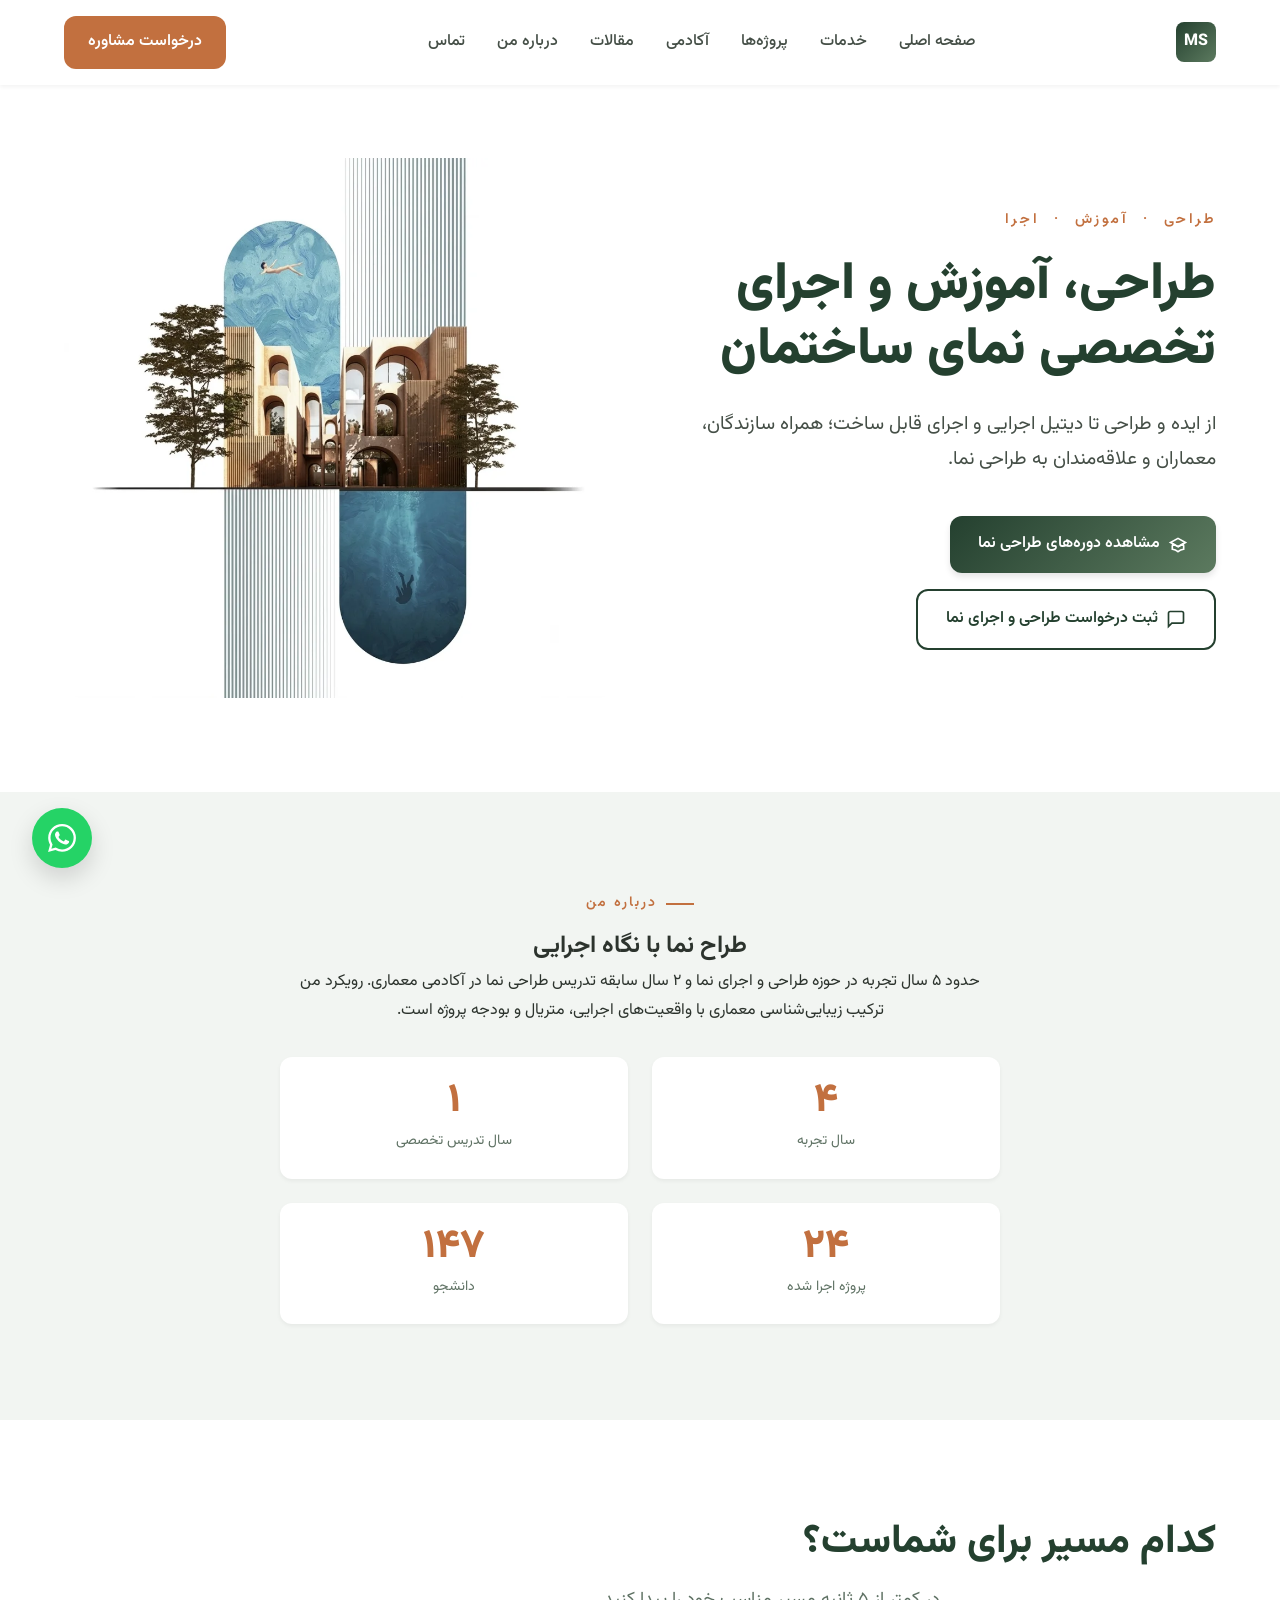
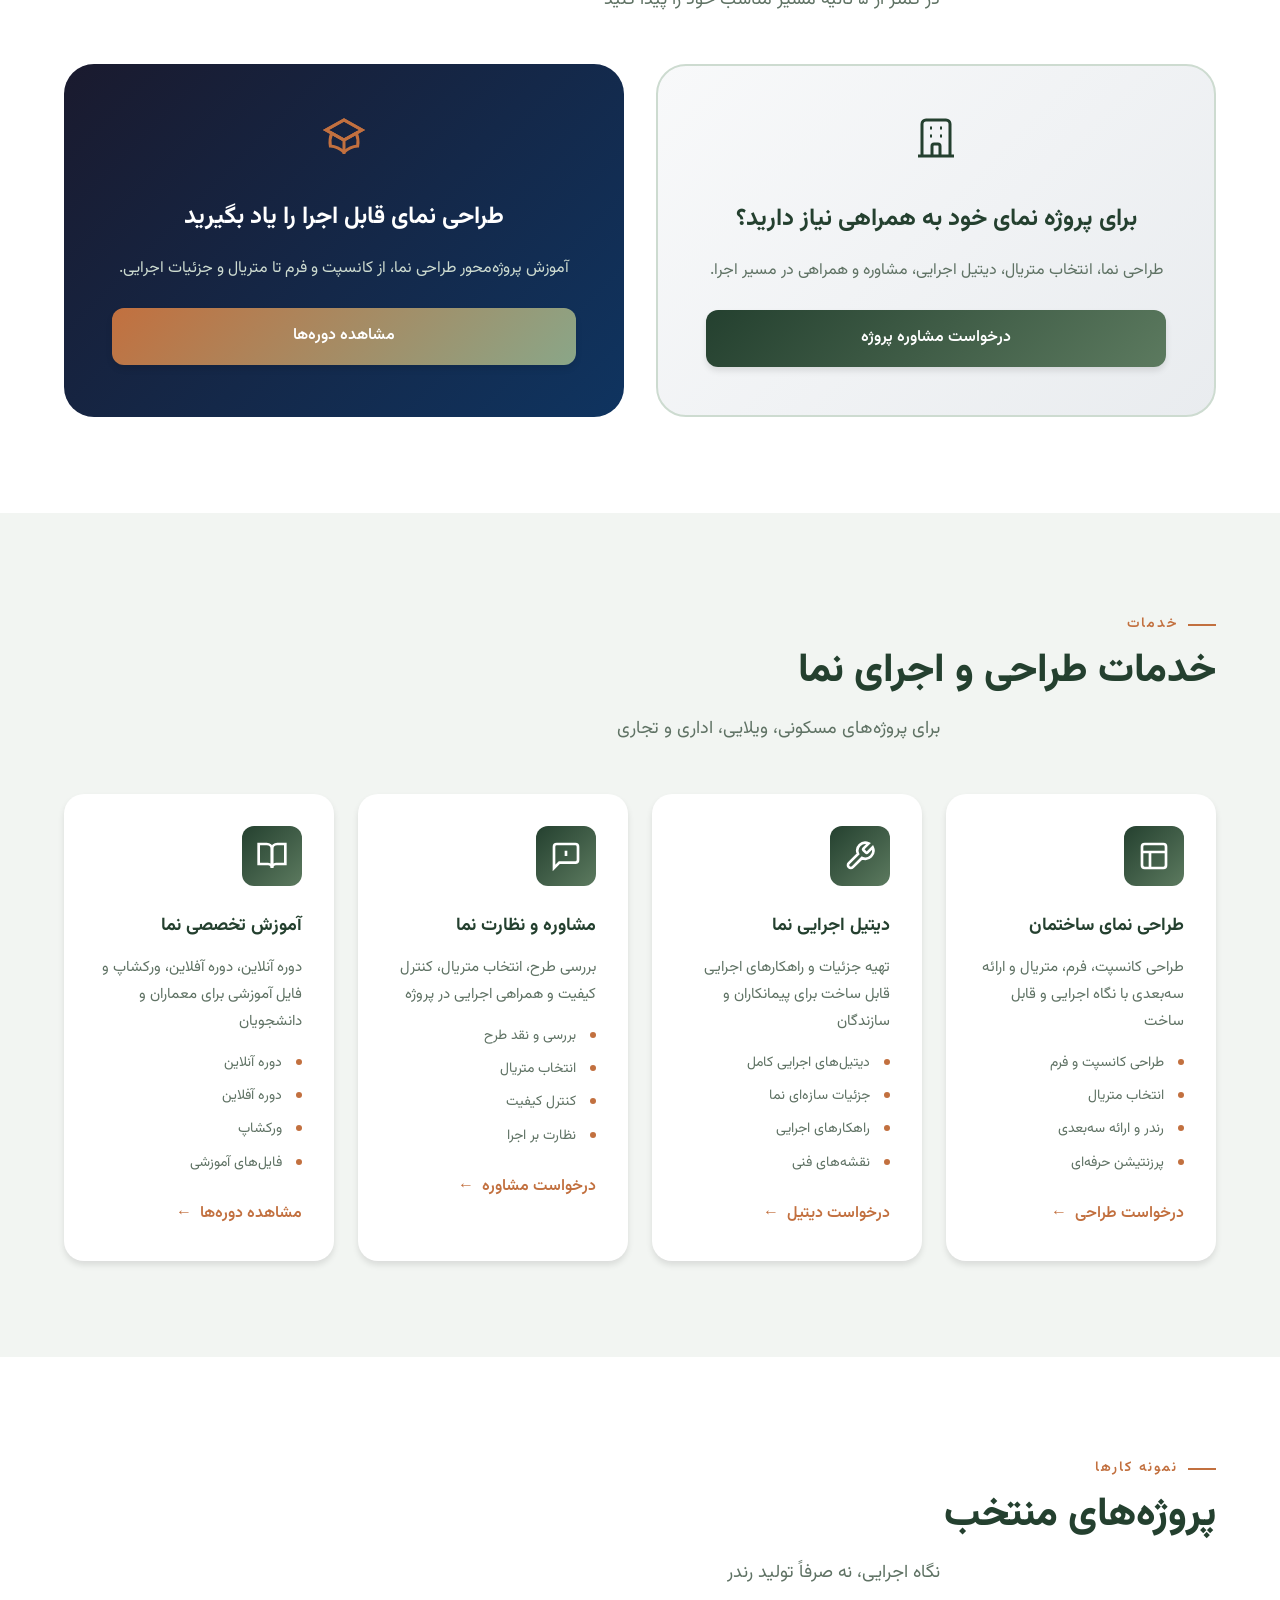
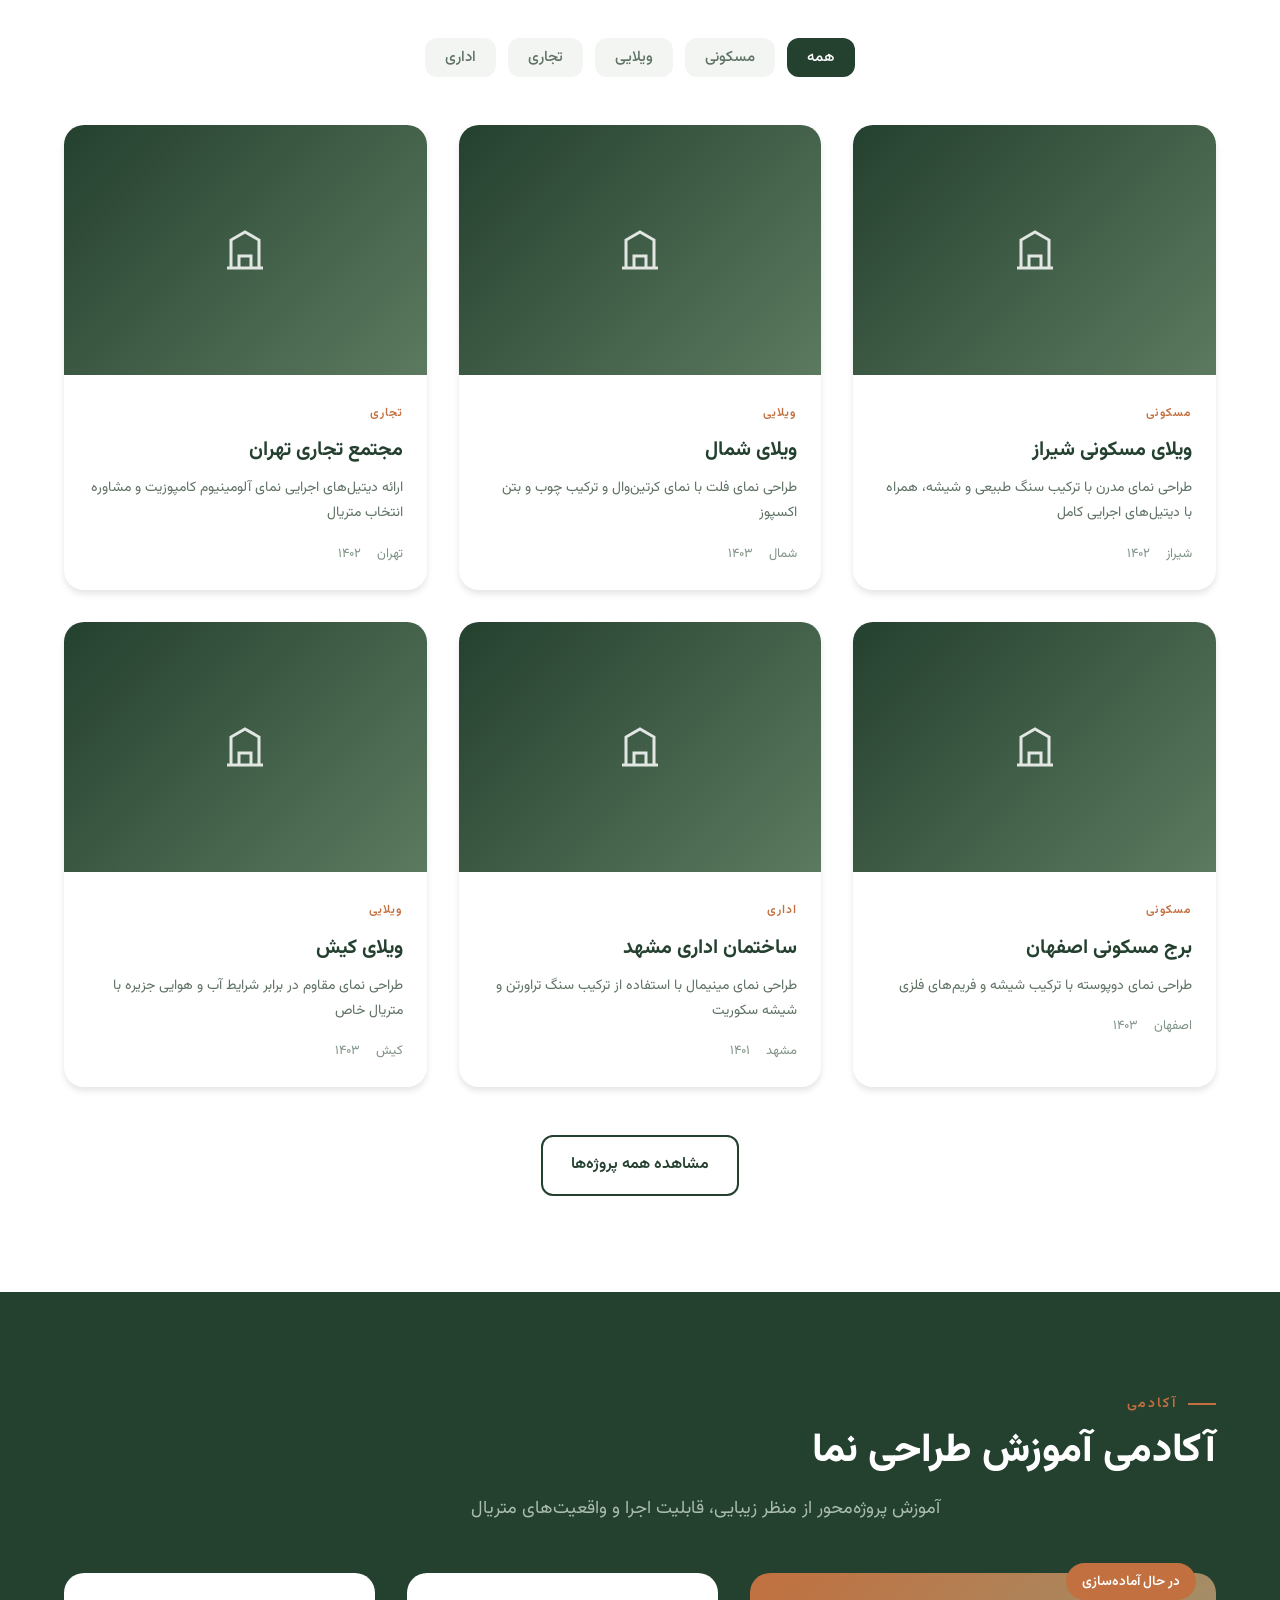
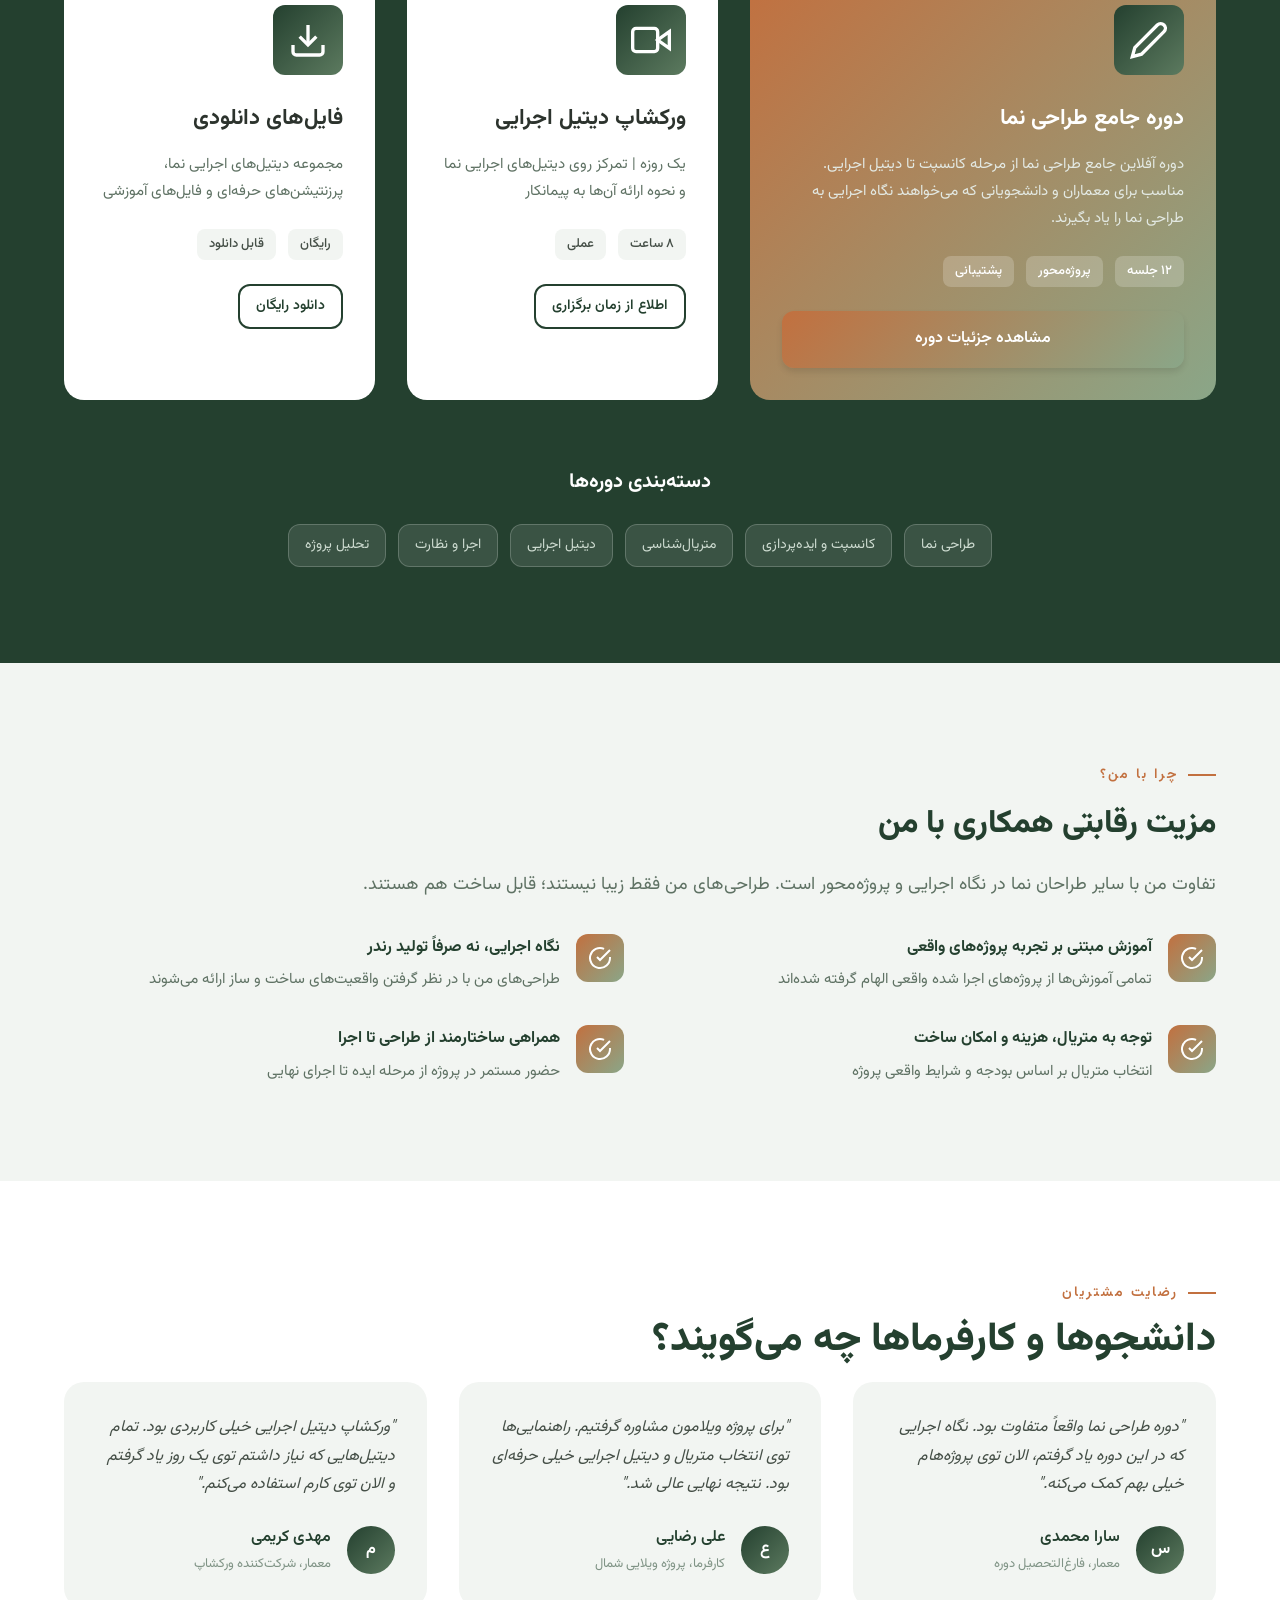
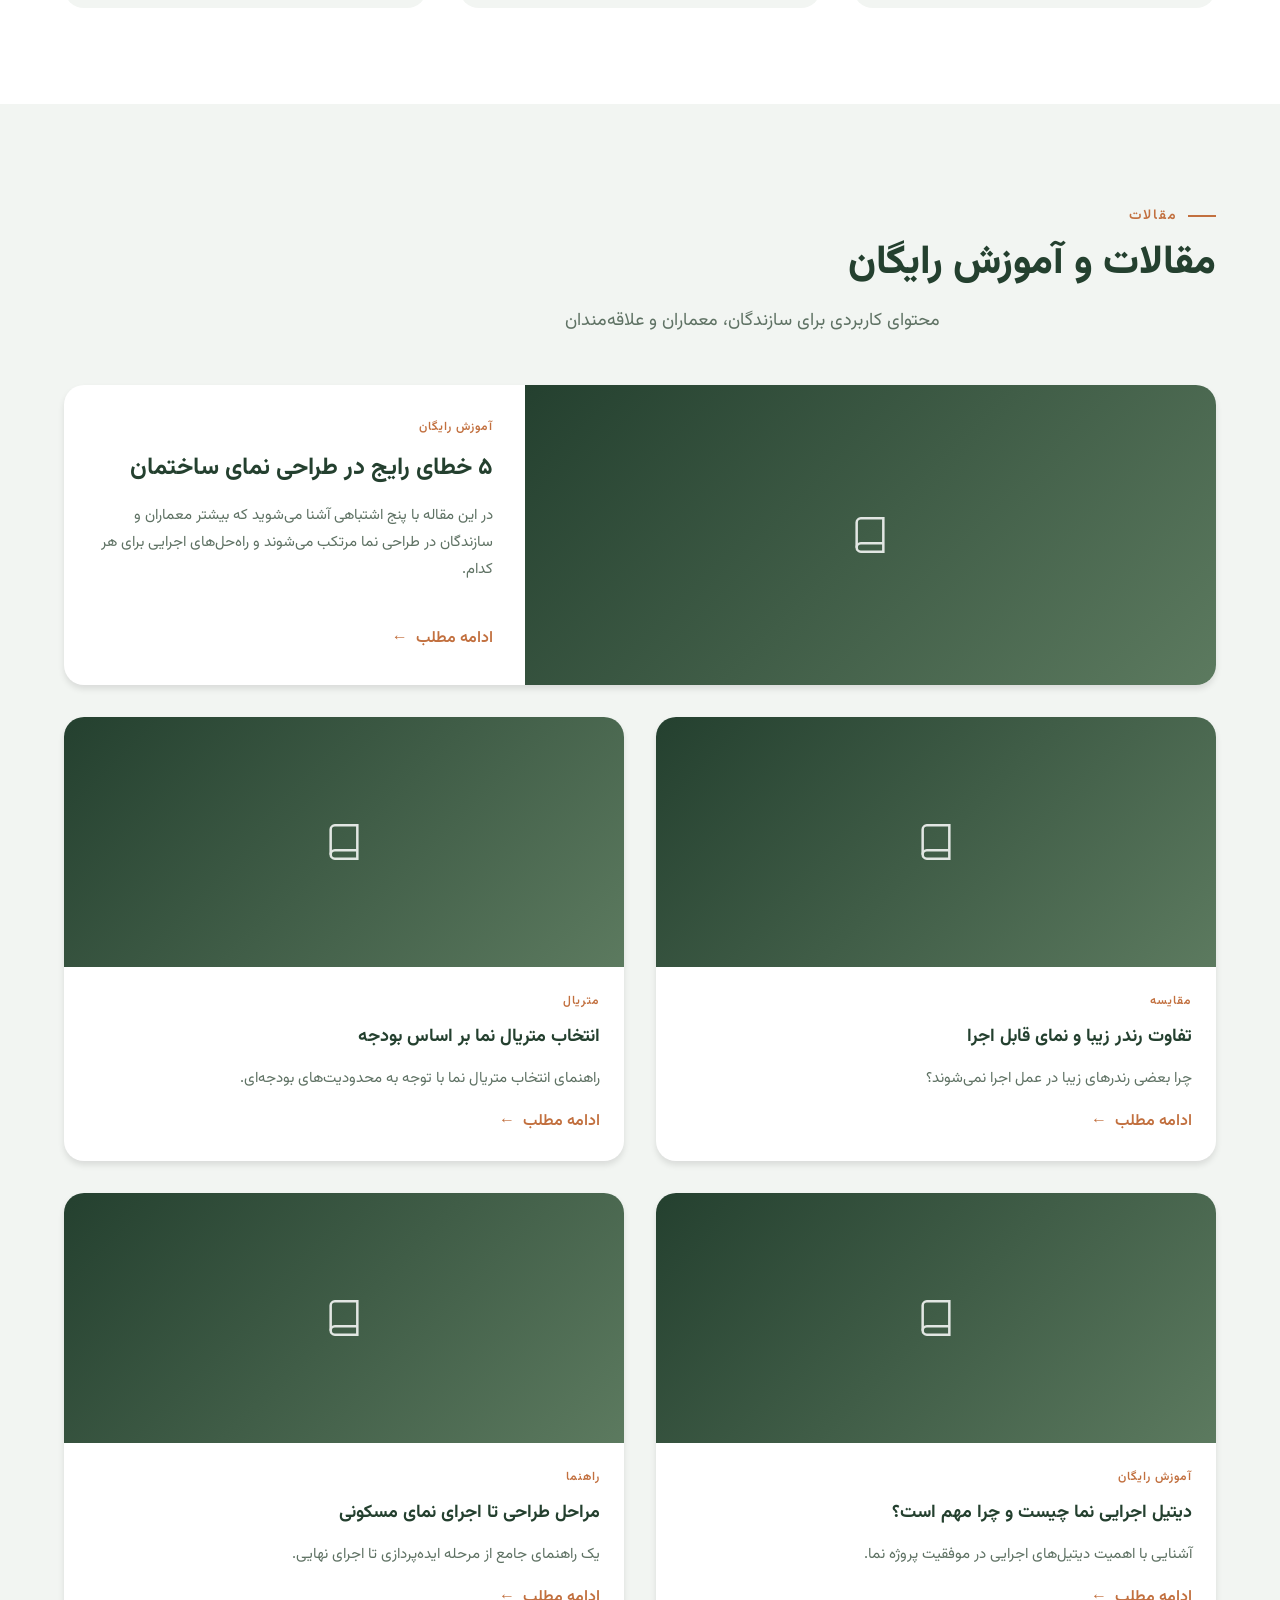
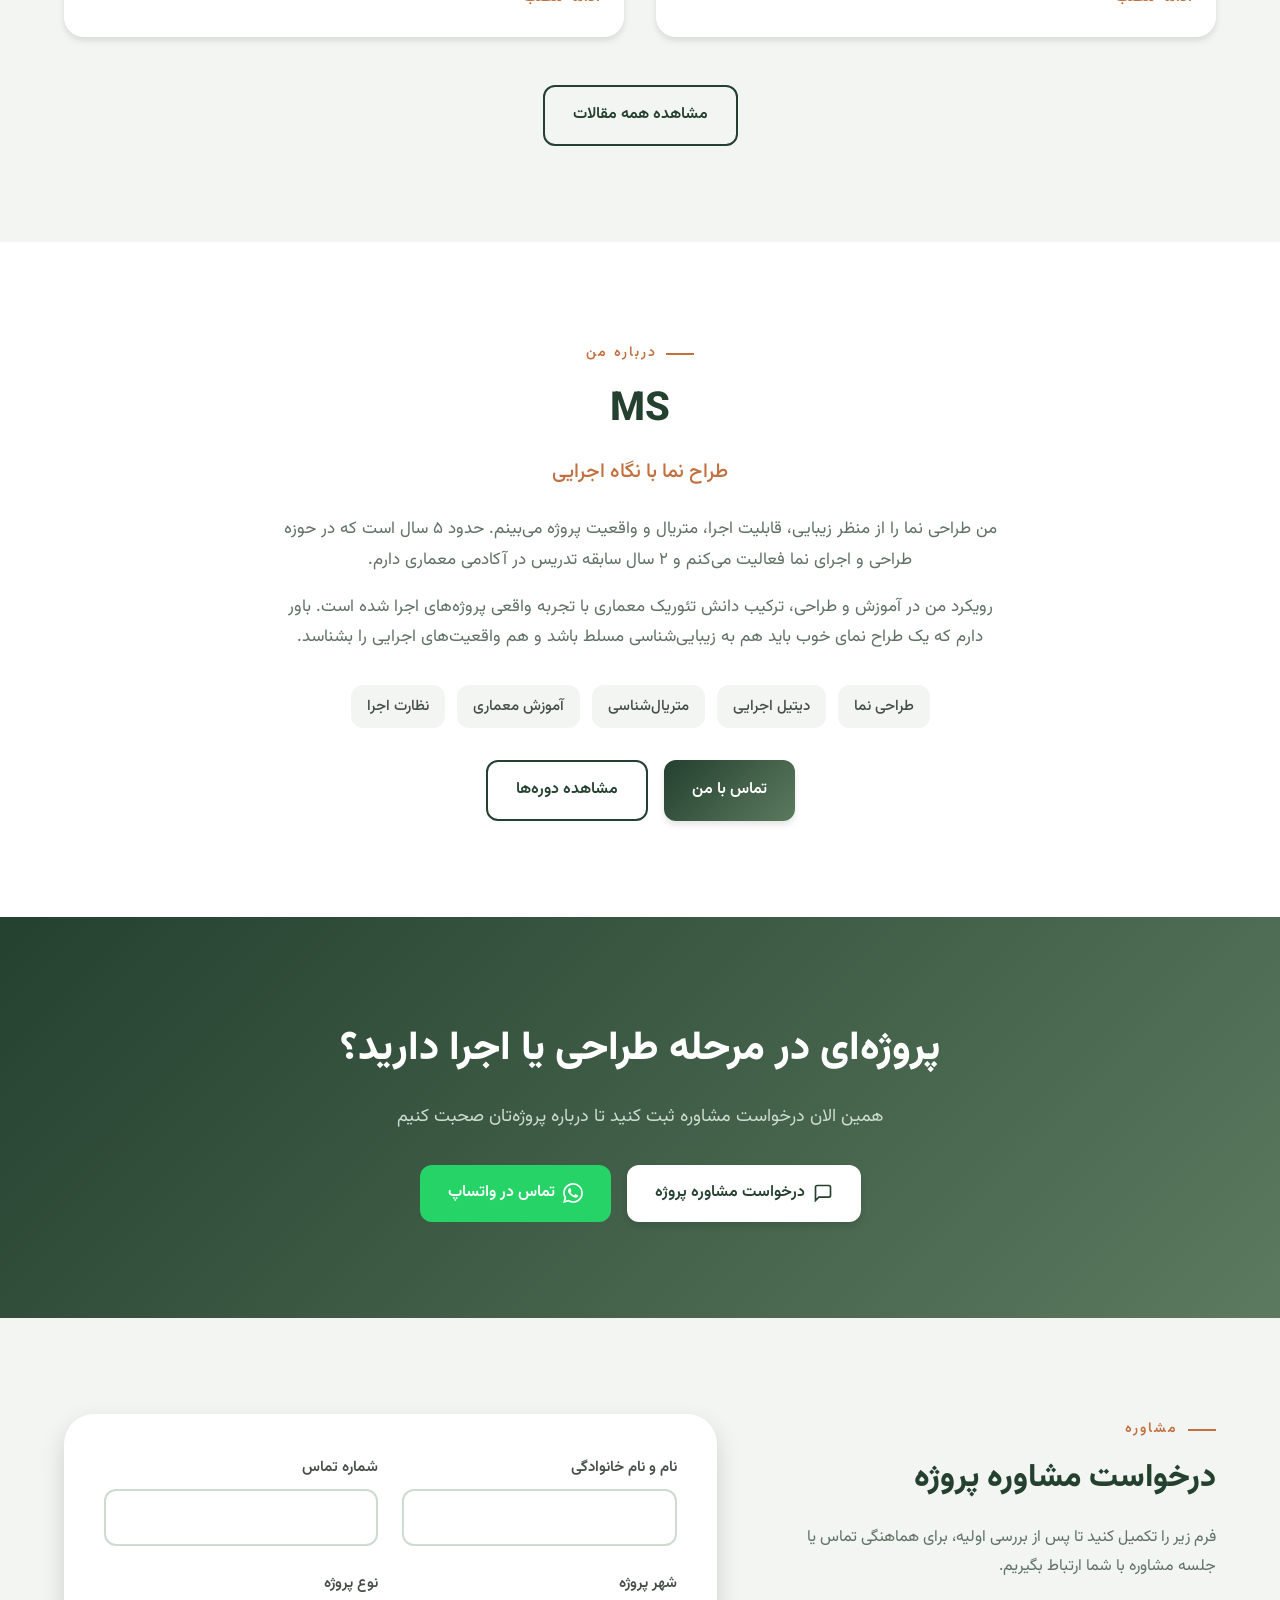
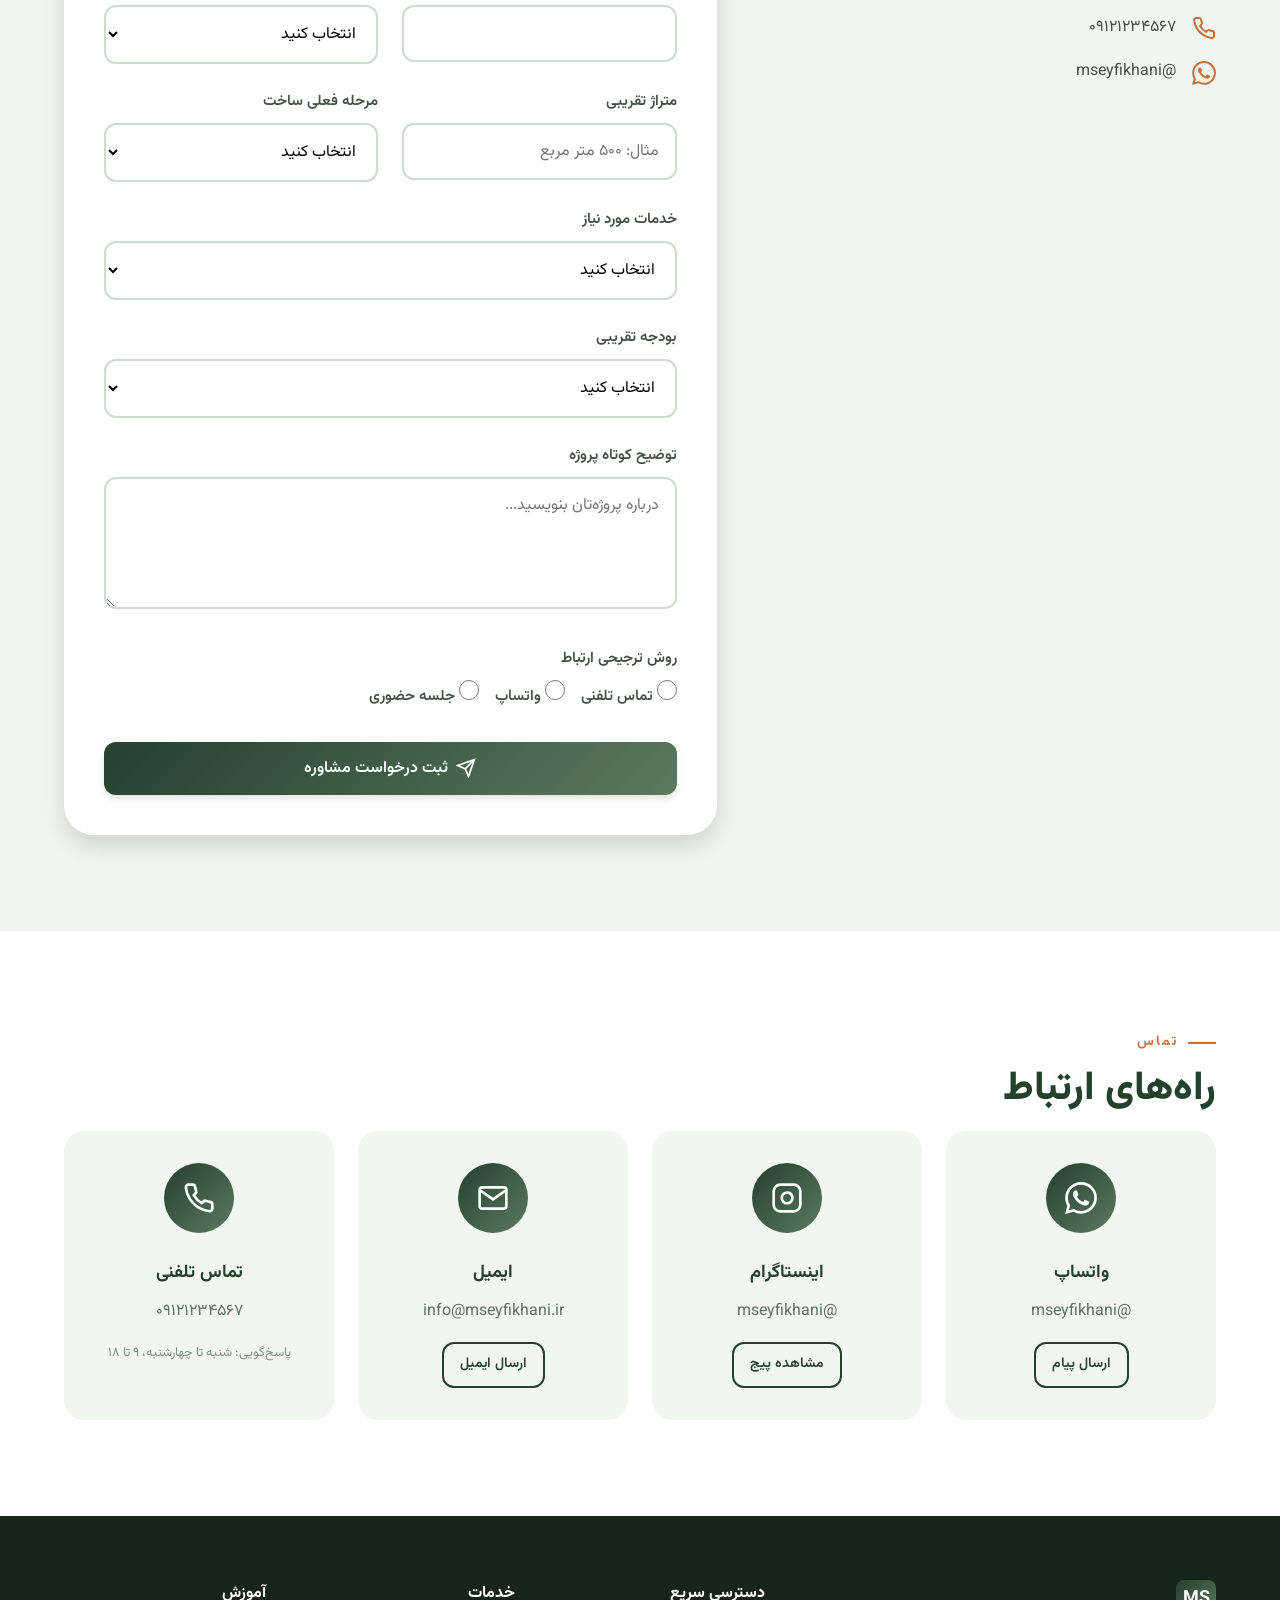
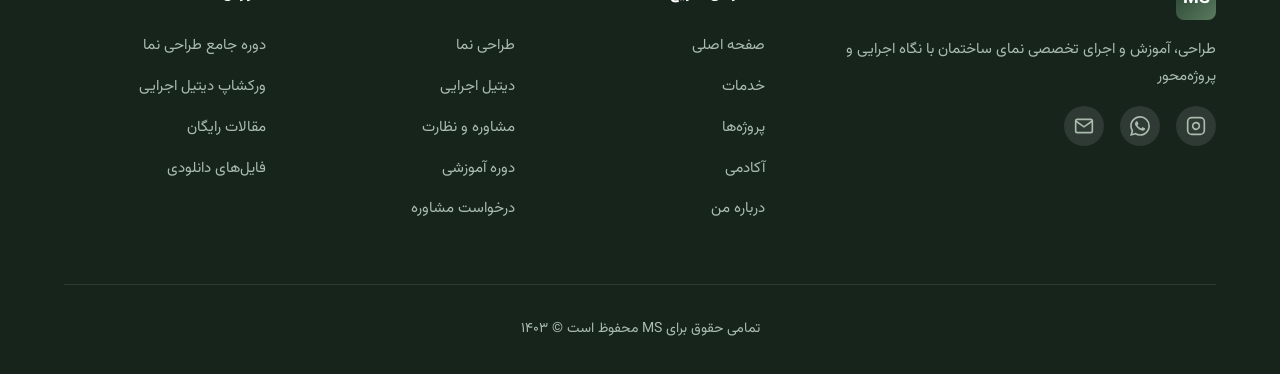
<file: index.html>
<!DOCTYPE html>
<html lang="fa" dir="rtl">
<head>
    <meta charset="UTF-8">
    <meta name="viewport" content="width=device-width, initial-scale=1.0">
    <title>MS | طراحی، آموزش و اجرای تخصصی نمای ساختمان</title>
    <meta name="description" content="طراحی نما، آموزش تخصصی و مشاوره معماری. ۵ سال تجربه در طراحی و اجرای نما، ۲ سال تدریس در آکادمی معماری.">
    <link rel="preconnect" href="https://fonts.googleapis.com">
    <link rel="preconnect" href="https://fonts.gstatic.com" crossorigin>
    <link href="https://fonts.googleapis.com/css2?family=Vazirmatn:wght@300;400;500;600;700;800;900&display=swap" rel="stylesheet">
    <link rel="stylesheet" href="styles.css">
</head>
<body>
    <!-- Navigation -->
    <nav class="navbar" id="navbar">
        <div class="nav-container">
            <a href="index.html" class="logo">
                <span class="logo-text">MS</span>
            </a>
            <button class="mobile-menu-btn" id="mobileMenuBtn" aria-label="منو">
                <span></span>
                <span></span>
                <span></span>
            </button>
            <ul class="nav-links" id="navLinks">
                <li><a href="index.html">صفحه اصلی</a></li>
                <li><a href="services.html">خدمات</a></li>
                <li><a href="projects.html">پروژه‌ها</a></li>
                <li><a href="academy.html">آکادمی</a></li>
                <li><a href="articles.html">مقالات</a></li>
                <li><a href="about.html">درباره من</a></li>
                <li><a href="contact.html">تماس</a></li>
            </ul>
            <a href="consultation.html" class="nav-cta-btn">درخواست مشاوره</a>
        </div>
    </nav>

    <!-- Hero Section -->
    <section class="hero" id="home">
        <div class="container hero-split">
            <div class="hero-content">
                <span class="hero-eyebrow">طراحی &nbsp;·&nbsp; آموزش &nbsp;·&nbsp; اجرا</span>
                <h1 class="hero-title">طراحی، آموزش و اجرای تخصصی نمای ساختمان</h1>
                <p class="hero-subtitle">از ایده و طراحی تا دیتیل اجرایی و اجرای قابل ساخت؛ همراه سازندگان، معماران و علاقه‌مندان به طراحی نما.</p>
                <div class="hero-buttons">
                    <a href="academy.html" class="btn btn-primary">
                        <svg width="20" height="20" viewBox="0 0 24 24" fill="none" stroke="currentColor" stroke-width="2">
                            <path d="M12 14l9-5-9-5-9 5 9 5z"></path>
                            <path d="M12 14l6.16-3.422a12.083 12.083 0 01.665 6.479A11.952 11.952 0 0012 20.055a11.952 11.952 0 00-6.824-2.998 12.078 12.078 0 01.665-6.479L12 14z"></path>
                        </svg>
                        مشاهده دوره‌های طراحی نما
                    </a>
                    <a href="consultation.html" class="btn btn-secondary">
                        <svg width="20" height="20" viewBox="0 0 24 24" fill="none" stroke="currentColor" stroke-width="2">
                            <path d="M21 15a2 2 0 01-2 2H7l-4 4V5a2 2 0 012-2h14a2 2 0 012 2v10z"></path>
                        </svg>
                        ثبت درخواست طراحی و اجرای نما
                    </a>
                </div>
            </div>
            <div class="hero-image">
                <img src="images/hero-collage.webp" alt="ترکیب بصری نما و فضای معماری">
            </div>
        </div>
    </section>

    <!-- About Intro Section -->
    <section class="about-intro">
        <div class="container">
            <div class="about-intro-text about-intro-text-centered">
                <span class="section-label">درباره من</span>
                <h2>طراح نما با نگاه اجرایی</h2>
                <p>حدود ۵ سال تجربه در حوزه طراحی و اجرای نما و ۲ سال سابقه تدریس طراحی نما در آکادمی معماری. رویکرد من ترکیب زیبایی‌شناسی معماری با واقعیت‌های اجرایی، متریال و بودجه پروژه است.</p>
                <div class="stats-grid">
                    <div class="stat-item">
                        <span class="stat-number" data-count="5">۵</span>
                        <span class="stat-label">سال تجربه</span>
                    </div>
                    <div class="stat-item">
                        <span class="stat-number" data-count="2">۲</span>
                        <span class="stat-label">سال تدریس تخصصی</span>
                    </div>
                    <div class="stat-item">
                        <span class="stat-number" data-count="25">۲۵</span>
                        <span class="stat-label">پروژه اجرا شده</span>
                    </div>
                    <div class="stat-item">
                        <span class="stat-number" data-count="150">۱۵۰</span>
                        <span class="stat-label">دانشجو</span>
                    </div>
                </div>
            </div>
        </div>
    </section>

    <!-- Path Selection Section -->
    <section class="path-selection">
        <div class="container">
            <h2 class="section-title">کدام مسیر برای شماست؟</h2>
            <p class="section-subtitle">در کمتر از ۵ ثانیه مسیر مناسب خود را پیدا کنید</p>
            <div class="path-cards">
                <div class="path-card path-client">
                    <div class="path-card-icon">
                        <svg width="48" height="48" viewBox="0 0 24 24" fill="none" stroke="currentColor" stroke-width="1.5">
                            <path d="M19 21V5a2 2 0 00-2-2H7a2 2 0 00-2 2v16m14 0h2m-2 0h-5m-9 0H3m2 0h5M9 7h1m-1 4h1m4-4h1m-1 4h1m-5 10v-5a1 1 0 011-1h2a1 1 0 011 1v5m-4 0h4"></path>
                        </svg>
                    </div>
                    <h3>برای پروژه نمای خود به همراهی نیاز دارید؟</h3>
                    <p>طراحی نما، انتخاب متریال، دیتیل اجرایی، مشاوره و همراهی در مسیر اجرا.</p>
                    <a href="consultation.html" class="btn btn-primary btn-full">درخواست مشاوره پروژه</a>
                </div>
                <div class="path-card path-student">
                    <div class="path-card-icon">
                        <svg width="48" height="48" viewBox="0 0 24 24" fill="none" stroke="currentColor" stroke-width="1.5">
                            <path d="M12 14l9-5-9-5-9 5 9 5z"></path>
                            <path d="M12 14l6.16-3.422a12.083 12.083 0 01.665 6.479A11.952 11.952 0 0012 20.055a11.952 11.952 0 00-6.824-2.998 12.078 12.078 0 01.665-6.479L12 14z"></path>
                            <path d="M12 14l9-5-9-5-9 5 9 5z"></path>
                            <path d="M12 14v7"></path>
                        </svg>
                    </div>
                    <h3>طراحی نمای قابل اجرا را یاد بگیرید</h3>
                    <p>آموزش پروژه‌محور طراحی نما، از کانسپت و فرم تا متریال و جزئیات اجرایی.</p>
                    <a href="academy.html" class="btn btn-accent btn-full">مشاهده دوره‌ها</a>
                </div>
            </div>
        </div>
    </section>

    <!-- Services Section -->
    <section class="services" id="services">
        <div class="container">
            <span class="section-label">خدمات</span>
            <h2 class="section-title">خدمات طراحی و اجرای نما</h2>
            <p class="section-subtitle">برای پروژه‌های مسکونی، ویلایی، اداری و تجاری</p>
            <div class="services-grid">
                <div class="service-card">
                    <div class="service-icon">
                        <svg width="32" height="32" viewBox="0 0 24 24" fill="none" stroke="currentColor" stroke-width="2">
                            <rect x="3" y="3" width="18" height="18" rx="2" ry="2"></rect>
                            <path d="M3 9h18"></path>
                            <path d="M9 21V9"></path>
                        </svg>
                    </div>
                    <h3>طراحی نمای ساختمان</h3>
                    <p>طراحی کانسپت، فرم، متریال و ارائه سه‌بعدی با نگاه اجرایی و قابل ساخت</p>
                    <ul class="service-features">
                        <li>طراحی کانسپت و فرم</li>
                        <li>انتخاب متریال</li>
                        <li>رندر و ارائه سه‌بعدی</li>
                        <li>پرزنتیشن حرفه‌ای</li>
                    </ul>
                    <a href="consultation.html" class="service-link">درخواست طراحی</a>
                </div>
                <div class="service-card">
                    <div class="service-icon">
                        <svg width="32" height="32" viewBox="0 0 24 24" fill="none" stroke="currentColor" stroke-width="2">
                            <path d="M14.7 6.3a1 1 0 000 1.4l1.6 1.6a1 1 0 001.4 0l3.77-3.77a6 6 0 01-7.94 7.94l-6.91 6.91a2.12 2.12 0 01-3-3l6.91-6.91a6 6 0 017.94-7.94l-3.76 3.76z"></path>
                        </svg>
                    </div>
                    <h3>دیتیل اجرایی نما</h3>
                    <p>تهیه جزئیات و راهکارهای اجرایی قابل ساخت برای پیمانکاران و سازندگان</p>
                    <ul class="service-features">
                        <li>دیتیل‌های اجرایی کامل</li>
                        <li>جزئیات سازه‌ای نما</li>
                        <li>راهکارهای اجرایی</li>
                        <li>نقشه‌های فنی</li>
                    </ul>
                    <a href="consultation.html" class="service-link">درخواست دیتیل</a>
                </div>
                <div class="service-card">
                    <div class="service-icon">
                        <svg width="32" height="32" viewBox="0 0 24 24" fill="none" stroke="currentColor" stroke-width="2">
                            <path d="M21 15a2 2 0 01-2 2H7l-4 4V5a2 2 0 012-2h14a2 2 0 012 2v10z"></path>
                            <path d="M12 8v4m0 4h.01"></path>
                        </svg>
                    </div>
                    <h3>مشاوره و نظارت نما</h3>
                    <p>بررسی طرح، انتخاب متریال، کنترل کیفیت و همراهی اجرایی در پروژه</p>
                    <ul class="service-features">
                        <li>بررسی و نقد طرح</li>
                        <li>انتخاب متریال</li>
                        <li>کنترل کیفیت</li>
                        <li>نظارت بر اجرا</li>
                    </ul>
                    <a href="consultation.html" class="service-link">درخواست مشاوره</a>
                </div>
                <div class="service-card">
                    <div class="service-icon">
                        <svg width="32" height="32" viewBox="0 0 24 24" fill="none" stroke="currentColor" stroke-width="2">
                            <path d="M2 3h6a4 4 0 014 4v14a3 3 0 00-3-3H2z"></path>
                            <path d="M22 3h-6a4 4 0 00-4 4v14a3 3 0 013-3h7z"></path>
                        </svg>
                    </div>
                    <h3>آموزش تخصصی نما</h3>
                    <p>دوره آنلاین، دوره آفلاین، ورکشاپ و فایل آموزشی برای معماران و دانشجویان</p>
                    <ul class="service-features">
                        <li>دوره آنلاین</li>
                        <li>دوره آفلاین</li>
                        <li>ورکشاپ</li>
                        <li>فایل‌های آموزشی</li>
                    </ul>
                    <a href="academy.html" class="service-link">مشاهده دوره‌ها</a>
                </div>
            </div>
        </div>
    </section>

    <!-- Projects Section -->
    <section class="projects" id="projects">
        <div class="container">
            <span class="section-label">نمونه کارها</span>
            <h2 class="section-title">پروژه‌های منتخب</h2>
            <p class="section-subtitle">نگاه اجرایی، نه صرفاً تولید رندر</p>
            <div class="projects-filter">
                <button class="filter-btn active" data-filter="all">همه</button>
                <button class="filter-btn" data-filter="residential">مسکونی</button>
                <button class="filter-btn" data-filter="villa">ویلایی</button>
                <button class="filter-btn" data-filter="commercial">تجاری</button>
                <button class="filter-btn" data-filter="office">اداری</button>
            </div>
            <div class="projects-grid">
                <div class="project-card" data-category="residential">
                    <div class="project-image icon-fill" role="img" aria-label="پروژه مسکونی شیراز">
                        <svg width="48" height="48" viewBox="0 0 24 24" fill="none" stroke="currentColor" stroke-width="1.5">
                            <path d="M3 21h18M5 21V7l7-4 7 4v14M9 21v-6h6v6M9 11h.01M9 15h.01M15 11h.01M15 15h.01"></path>
                        </svg>
                        <div class="project-overlay">
                            <span class="project-role">طراحی و نظارت</span>
                        </div>
                    </div>
                    <div class="project-info">
                        <span class="project-type">مسکونی</span>
                        <h3>ویلای مسکونی شیراز</h3>
                        <p>طراحی نمای مدرن با ترکیب سنگ طبیعی و شیشه، همراه با دیتیل‌های اجرایی کامل</p>
                        <div class="project-meta">
                            <span>شیراز</span>
                            <span>۱۴۰۲</span>
                        </div>
                    </div>
                </div>
                <div class="project-card" data-category="villa">
                    <div class="project-image icon-fill" role="img" aria-label="پروژه ویلایی شمال">
                        <svg width="48" height="48" viewBox="0 0 24 24" fill="none" stroke="currentColor" stroke-width="1.5">
                            <path d="M3 21h18M5 21V7l7-4 7 4v14M9 21v-6h6v6M9 11h.01M9 15h.01M15 11h.01M15 15h.01"></path>
                        </svg>
                        <div class="project-overlay">
                            <span class="project-role">طراحی و اجرا</span>
                        </div>
                    </div>
                    <div class="project-info">
                        <span class="project-type">ویلایی</span>
                        <h3>ویلای شمال</h3>
                        <p>طراحی نمای فلت با نمای کرتین‌وال و ترکیب چوب و بتن اکسپوز</p>
                        <div class="project-meta">
                            <span>شمال</span>
                            <span>۱۴۰۳</span>
                        </div>
                    </div>
                </div>
                <div class="project-card" data-category="commercial">
                    <div class="project-image icon-fill" role="img" aria-label="پروژه تجاری تهران">
                        <svg width="48" height="48" viewBox="0 0 24 24" fill="none" stroke="currentColor" stroke-width="1.5">
                            <path d="M3 21h18M5 21V7l7-4 7 4v14M9 21v-6h6v6M9 11h.01M9 15h.01M15 11h.01M15 15h.01"></path>
                        </svg>
                        <div class="project-overlay">
                            <span class="project-role">مشاوره و دیتیل</span>
                        </div>
                    </div>
                    <div class="project-info">
                        <span class="project-type">تجاری</span>
                        <h3>مجتمع تجاری تهران</h3>
                        <p>ارائه دیتیل‌های اجرایی نمای آلومینیوم کامپوزیت و مشاوره انتخاب متریال</p>
                        <div class="project-meta">
                            <span>تهران</span>
                            <span>۱۴۰۲</span>
                        </div>
                    </div>
                </div>
                <div class="project-card" data-category="residential">
                    <div class="project-image icon-fill" role="img" aria-label="پروژه مسکونی اصفهان">
                        <svg width="48" height="48" viewBox="0 0 24 24" fill="none" stroke="currentColor" stroke-width="1.5">
                            <path d="M3 21h18M5 21V7l7-4 7 4v14M9 21v-6h6v6M9 11h.01M9 15h.01M15 11h.01M15 15h.01"></path>
                        </svg>
                        <div class="project-overlay">
                            <span class="project-role">طراحی</span>
                        </div>
                    </div>
                    <div class="project-info">
                        <span class="project-type">مسکونی</span>
                        <h3>برج مسکونی اصفهان</h3>
                        <p>طراحی نمای دوپوسته با ترکیب شیشه و فریم‌های فلزی</p>
                        <div class="project-meta">
                            <span>اصفهان</span>
                            <span>۱۴۰۳</span>
                        </div>
                    </div>
                </div>
                <div class="project-card" data-category="office">
                    <div class="project-image icon-fill" role="img" aria-label="پروژه اداری مشهد">
                        <svg width="48" height="48" viewBox="0 0 24 24" fill="none" stroke="currentColor" stroke-width="1.5">
                            <path d="M3 21h18M5 21V7l7-4 7 4v14M9 21v-6h6v6M9 11h.01M9 15h.01M15 11h.01M15 15h.01"></path>
                        </svg>
                        <div class="project-overlay">
                            <span class="project-role">طراحی و نظارت</span>
                        </div>
                    </div>
                    <div class="project-info">
                        <span class="project-type">اداری</span>
                        <h3>ساختمان اداری مشهد</h3>
                        <p>طراحی نمای مینیمال با استفاده از ترکیب سنگ تراورتن و شیشه سکوریت</p>
                        <div class="project-meta">
                            <span>مشهد</span>
                            <span>۱۴۰۱</span>
                        </div>
                    </div>
                </div>
                <div class="project-card" data-category="villa">
                    <div class="project-image icon-fill" role="img" aria-label="پروژه ویلایی کیش">
                        <svg width="48" height="48" viewBox="0 0 24 24" fill="none" stroke="currentColor" stroke-width="1.5">
                            <path d="M3 21h18M5 21V7l7-4 7 4v14M9 21v-6h6v6M9 11h.01M9 15h.01M15 11h.01M15 15h.01"></path>
                        </svg>
                        <div class="project-overlay">
                            <span class="project-role">طراحی و اجرا</span>
                        </div>
                    </div>
                    <div class="project-info">
                        <span class="project-type">ویلایی</span>
                        <h3>ویلای کیش</h3>
                        <p>طراحی نمای مقاوم در برابر شرایط آب و هوایی جزیره با متریال خاص</p>
                        <div class="project-meta">
                            <span>کیش</span>
                            <span>۱۴۰۳</span>
                        </div>
                    </div>
                </div>
            </div>
            <div class="projects-cta">
                <a href="projects.html" class="btn btn-outline">مشاهده همه پروژه‌ها</a>
            </div>
        </div>
    </section>

    <!-- Academy Section -->
    <section class="academy" id="academy">
        <div class="container">
            <span class="section-label">آکادمی</span>
            <h2 class="section-title">آکادمی آموزش طراحی نما</h2>
            <p class="section-subtitle">آموزش پروژه‌محور از منظر زیبایی، قابلیت اجرا و واقعیت‌های متریال</p>
            <div class="academy-grid">
                <div class="course-card course-featured">
                    <div class="course-badge">در حال آماده‌سازی</div>
                    <div class="course-icon">
                        <svg width="40" height="40" viewBox="0 0 24 24" fill="none" stroke="currentColor" stroke-width="2">
                            <path d="M17 3a2.828 2.828 0 114 4L7.5 20.5 2 22l1.5-5.5L17 3z"></path>
                        </svg>
                    </div>
                    <h3>دوره جامع طراحی نما</h3>
                    <p class="course-description">دوره آفلاین جامع طراحی نما از مرحله کانسپت تا دیتیل اجرایی. مناسب برای معماران و دانشجویانی که می‌خواهند نگاه اجرایی به طراحی نما را یاد بگیرند.</p>
                    <div class="course-features">
                        <span>۱۲ جلسه</span>
                        <span>پروژه‌محور</span>
                        <span>پشتیبانی</span>
                    </div>
                    <div class="course-action">
                        <a href="course-facade-design.html" class="btn btn-accent btn-full">مشاهده جزئیات دوره</a>
                    </div>
                </div>
                <div class="course-card">
                    <div class="course-icon">
                        <svg width="40" height="40" viewBox="0 0 24 24" fill="none" stroke="currentColor" stroke-width="2">
                            <polygon points="23 7 16 12 23 17 23 7"></polygon>
                            <rect x="1" y="5" width="15" height="14" rx="2" ry="2"></rect>
                        </svg>
                    </div>
                    <h3>ورکشاپ دیتیل اجرایی</h3>
                    <p class="course-description">یک روزه | تمرکز روی دیتیل‌های اجرایی نما و نحوه ارائه آن‌ها به پیمانکار</p>
                    <div class="course-features">
                        <span>۸ ساعت</span>
                        <span>عملی</span>
                    </div>
                    <div class="course-action">
                        <a href="contact.html" class="btn btn-outline btn-sm">اطلاع از زمان برگزاری</a>
                    </div>
                </div>
                <div class="course-card">
                    <div class="course-icon">
                        <svg width="40" height="40" viewBox="0 0 24 24" fill="none" stroke="currentColor" stroke-width="2">
                            <path d="M21 15v4a2 2 0 01-2 2H5a2 2 0 01-2-2v-4"></path>
                            <polyline points="7 10 12 15 17 10"></polyline>
                            <line x1="12" y1="15" x2="12" y2="3"></line>
                        </svg>
                    </div>
                    <h3>فایل‌های دانلودی</h3>
                    <p class="course-description">مجموعه دیتیل‌های اجرایی نما، پرزنتیشن‌های حرفه‌ای و فایل‌های آموزشی</p>
                    <div class="course-features">
                        <span>رایگان</span>
                        <span>قابل دانلود</span>
                    </div>
                    <div class="course-action">
                        <a href="articles.html" class="btn btn-outline btn-sm">دانلود رایگان</a>
                    </div>
                </div>
            </div>
            <div class="course-categories">
                <h3>دسته‌بندی دوره‌ها</h3>
                <div class="category-tags">
                    <span class="tag">طراحی نما</span>
                    <span class="tag">کانسپت و ایده‌پردازی</span>
                    <span class="tag">متریال‌شناسی</span>
                    <span class="tag">دیتیل اجرایی</span>
                    <span class="tag">اجرا و نظارت</span>
                    <span class="tag">تحلیل پروژه</span>
                </div>
            </div>
        </div>
    </section>

    <!-- Why Section -->
    <section class="why-section">
        <div class="container">
            <div class="why-grid">
                <div class="why-content">
                    <span class="section-label-light">چرا با من؟</span>
                    <h2>مزیت رقابتی همکاری با من</h2>
                    <p class="why-intro">تفاوت من با سایر طراحان نما در نگاه اجرایی و پروژه‌محور است. طراحی‌های من فقط زیبا نیستند؛ قابل ساخت هم هستند.</p>
                    <div class="why-features">
                        <div class="why-feature">
                            <div class="why-feature-icon">
                                <svg width="24" height="24" viewBox="0 0 24 24" fill="none" stroke="currentColor" stroke-width="2">
                                    <path d="M22 11.08V12a10 10 0 11-5.93-9.14"></path>
                                    <polyline points="22 4 12 14.01 9 11.01"></polyline>
                                </svg>
                            </div>
                            <div class="why-feature-text">
                                <h4>آموزش مبتنی بر تجربه پروژه‌های واقعی</h4>
                                <p>تمامی آموزش‌ها از پروژه‌های اجرا شده واقعی الهام گرفته شده‌اند</p>
                            </div>
                        </div>
                        <div class="why-feature">
                            <div class="why-feature-icon">
                                <svg width="24" height="24" viewBox="0 0 24 24" fill="none" stroke="currentColor" stroke-width="2">
                                    <path d="M22 11.08V12a10 10 0 11-5.93-9.14"></path>
                                    <polyline points="22 4 12 14.01 9 11.01"></polyline>
                                </svg>
                            </div>
                            <div class="why-feature-text">
                                <h4>نگاه اجرایی، نه صرفاً تولید رندر</h4>
                                <p>طراحی‌های من با در نظر گرفتن واقعیت‌های ساخت و ساز ارائه می‌شوند</p>
                            </div>
                        </div>
                        <div class="why-feature">
                            <div class="why-feature-icon">
                                <svg width="24" height="24" viewBox="0 0 24 24" fill="none" stroke="currentColor" stroke-width="2">
                                    <path d="M22 11.08V12a10 10 0 11-5.93-9.14"></path>
                                    <polyline points="22 4 12 14.01 9 11.01"></polyline>
                                </svg>
                            </div>
                            <div class="why-feature-text">
                                <h4>توجه به متریال، هزینه و امکان ساخت</h4>
                                <p>انتخاب متریال بر اساس بودجه و شرایط واقعی پروژه</p>
                            </div>
                        </div>
                        <div class="why-feature">
                            <div class="why-feature-icon">
                                <svg width="24" height="24" viewBox="0 0 24 24" fill="none" stroke="currentColor" stroke-width="2">
                                    <path d="M22 11.08V12a10 10 0 11-5.93-9.14"></path>
                                    <polyline points="22 4 12 14.01 9 11.01"></polyline>
                                </svg>
                            </div>
                            <div class="why-feature-text">
                                <h4>همراهی ساختارمند از طراحی تا اجرا</h4>
                                <p>حضور مستمر در پروژه از مرحله ایده تا اجرای نهایی</p>
                            </div>
                        </div>
                    </div>
                </div>
            </div>
        </div>
    </section>

    <!-- Testimonials Section -->
    <section class="testimonials">
        <div class="container">
            <span class="section-label">رضایت مشتریان</span>
            <h2 class="section-title">دانشجوها و کارفرماها چه می‌گویند؟</h2>
            <div class="testimonials-grid">
                <div class="testimonial-card">
                    <div class="testimonial-content">
                        <p>"دوره طراحی نما واقعاً متفاوت بود. نگاه اجرایی که در این دوره یاد گرفتم، الان توی پروژه‌هام خیلی بهم کمک می‌کنه."</p>
                    </div>
                    <div class="testimonial-author">
                        <div class="testimonial-avatar">س</div>
                        <div class="testimonial-info">
                            <span class="testimonial-name">سارا محمدی</span>
                            <span class="testimonial-role">معمار، فارغ‌التحصیل دوره</span>
                        </div>
                    </div>
                </div>
                <div class="testimonial-card">
                    <div class="testimonial-content">
                        <p>"برای پروژه ویلامون مشاوره گرفتیم. راهنمایی‌ها توی انتخاب متریال و دیتیل اجرایی خیلی حرفه‌ای بود. نتیجه نهایی عالی شد."</p>
                    </div>
                    <div class="testimonial-author">
                        <div class="testimonial-avatar">ع</div>
                        <div class="testimonial-info">
                            <span class="testimonial-name">علی رضایی</span>
                            <span class="testimonial-role">کارفرما، پروژه ویلایی شمال</span>
                        </div>
                    </div>
                </div>
                <div class="testimonial-card">
                    <div class="testimonial-content">
                        <p>"ورکشاپ دیتیل اجرایی خیلی کاربردی بود. تمام دیتیل‌هایی که نیاز داشتم توی یک روز یاد گرفتم و الان توی کارم استفاده می‌کنم."</p>
                    </div>
                    <div class="testimonial-author">
                        <div class="testimonial-avatar">م</div>
                        <div class="testimonial-info">
                            <span class="testimonial-name">مهدی کریمی</span>
                            <span class="testimonial-role">معمار، شرکت‌کننده ورکشاپ</span>
                        </div>
                    </div>
                </div>
            </div>
        </div>
    </section>

    <!-- Articles Section -->
    <section class="articles" id="articles">
        <div class="container">
            <span class="section-label">مقالات</span>
            <h2 class="section-title">مقالات و آموزش رایگان</h2>
            <p class="section-subtitle">محتوای کاربردی برای سازندگان، معماران و علاقه‌مندان</p>
            <div class="articles-grid">
                <article class="article-card article-featured">
                    <div class="article-image icon-fill" role="img" aria-label="۵ خطای رایج در طراحی نما">
                        <svg width="40" height="40" viewBox="0 0 24 24" fill="none" stroke="currentColor" stroke-width="1.5">
                            <path d="M4 19.5A2.5 2.5 0 016.5 17H20"></path>
                            <path d="M6.5 2H20v20H6.5A2.5 2.5 0 014 19.5v-15A2.5 2.5 0 016.5 2z"></path>
                        </svg>
                    </div>
                    <div class="article-content">
                        <span class="article-category">آموزش رایگان</span>
                        <h3>۵ خطای رایج در طراحی نمای ساختمان</h3>
                        <p>در این مقاله با پنج اشتباهی آشنا می‌شوید که بیشتر معماران و سازندگان در طراحی نما مرتکب می‌شوند و راه‌حل‌های اجرایی برای هر کدام.</p>
                        <a href="article-detail.html" class="article-link">ادامه مطلب</a>
                    </div>
                </article>
                <article class="article-card">
                    <div class="article-image icon-fill" role="img" aria-label="رندر زیبا و نمای قابل اجرا">
                        <svg width="40" height="40" viewBox="0 0 24 24" fill="none" stroke="currentColor" stroke-width="1.5">
                            <path d="M4 19.5A2.5 2.5 0 016.5 17H20"></path>
                            <path d="M6.5 2H20v20H6.5A2.5 2.5 0 014 19.5v-15A2.5 2.5 0 016.5 2z"></path>
                        </svg>
                    </div>
                    <div class="article-content">
                        <span class="article-category">مقایسه</span>
                        <h3>تفاوت رندر زیبا و نمای قابل اجرا</h3>
                        <p>چرا بعضی رندرهای زیبا در عمل اجرا نمی‌شوند؟</p>
                        <a href="article-detail.html" class="article-link">ادامه مطلب</a>
                    </div>
                </article>
                <article class="article-card">
                    <div class="article-image icon-fill" role="img" aria-label="انتخاب متریال نما">
                        <svg width="40" height="40" viewBox="0 0 24 24" fill="none" stroke="currentColor" stroke-width="1.5">
                            <path d="M4 19.5A2.5 2.5 0 016.5 17H20"></path>
                            <path d="M6.5 2H20v20H6.5A2.5 2.5 0 014 19.5v-15A2.5 2.5 0 016.5 2z"></path>
                        </svg>
                    </div>
                    <div class="article-content">
                        <span class="article-category">متریال</span>
                        <h3>انتخاب متریال نما بر اساس بودجه</h3>
                        <p>راهنمای انتخاب متریال نما با توجه به محدودیت‌های بودجه‌ای.</p>
                        <a href="article-detail.html" class="article-link">ادامه مطلب</a>
                    </div>
                </article>
                <article class="article-card">
                    <div class="article-image icon-fill" role="img" aria-label="دیتیل اجرایی نما">
                        <svg width="40" height="40" viewBox="0 0 24 24" fill="none" stroke="currentColor" stroke-width="1.5">
                            <path d="M4 19.5A2.5 2.5 0 016.5 17H20"></path>
                            <path d="M6.5 2H20v20H6.5A2.5 2.5 0 014 19.5v-15A2.5 2.5 0 016.5 2z"></path>
                        </svg>
                    </div>
                    <div class="article-content">
                        <span class="article-category">آموزش رایگان</span>
                        <h3>دیتیل اجرایی نما چیست و چرا مهم است؟</h3>
                        <p>آشنایی با اهمیت دیتیل‌های اجرایی در موفقیت پروژه نما.</p>
                        <a href="article-detail.html" class="article-link">ادامه مطلب</a>
                    </div>
                </article>
                <article class="article-card">
                    <div class="article-image icon-fill" role="img" aria-label="مراحل طراحی تا اجرای نما">
                        <svg width="40" height="40" viewBox="0 0 24 24" fill="none" stroke="currentColor" stroke-width="1.5">
                            <path d="M4 19.5A2.5 2.5 0 016.5 17H20"></path>
                            <path d="M6.5 2H20v20H6.5A2.5 2.5 0 014 19.5v-15A2.5 2.5 0 016.5 2z"></path>
                        </svg>
                    </div>
                    <div class="article-content">
                        <span class="article-category">راهنما</span>
                        <h3>مراحل طراحی تا اجرای نمای مسکونی</h3>
                        <p>یک راهنمای جامع از مرحله ایده‌پردازی تا اجرای نهایی.</p>
                        <a href="article-detail.html" class="article-link">ادامه مطلب</a>
                    </div>
                </article>
            </div>
            <div class="articles-cta">
                <a href="articles.html" class="btn btn-outline">مشاهده همه مقالات</a>
            </div>
        </div>
    </section>

    <!-- About Section -->
    <section class="about" id="about">
        <div class="container">
            <div class="about-content about-content-centered">
                <span class="section-label">درباره من</span>
                <h2>MS</h2>
                <h3>طراح نما با نگاه اجرایی</h3>
                <p>من طراحی نما را از منظر زیبایی، قابلیت اجرا، متریال و واقعیت پروژه می‌بینم. حدود ۵ سال است که در حوزه طراحی و اجرای نما فعالیت می‌کنم و ۲ سال سابقه تدریس در آکادمی معماری دارم.</p>
                <p>رویکرد من در آموزش و طراحی، ترکیب دانش تئوریک معماری با تجربه واقعی پروژه‌های اجرا شده است. باور دارم که یک طراح نمای خوب باید هم به زیبایی‌شناسی مسلط باشد و هم واقعیت‌های اجرایی را بشناسد.</p>
                <div class="about-skills">
                    <div class="skill-item"><span>طراحی نما</span></div>
                    <div class="skill-item"><span>دیتیل اجرایی</span></div>
                    <div class="skill-item"><span>متریال‌شناسی</span></div>
                    <div class="skill-item"><span>آموزش معماری</span></div>
                    <div class="skill-item"><span>نظارت اجرا</span></div>
                </div>
                <div class="about-cta">
                    <a href="contact.html" class="btn btn-primary">تماس با من</a>
                    <a href="academy.html" class="btn btn-outline">مشاهده دوره‌ها</a>
                </div>
            </div>
        </div>
    </section>

    <!-- Final CTA Section -->
    <section class="final-cta">
        <div class="container">
            <div class="final-cta-content">
                <h2>پروژه‌ای در مرحله طراحی یا اجرا دارید؟</h2>
                <p>همین الان درخواست مشاوره ثبت کنید تا درباره پروژه‌تان صحبت کنیم</p>
                <div class="final-cta-buttons">
                    <a href="consultation.html" class="btn btn-white">
                        <svg width="20" height="20" viewBox="0 0 24 24" fill="none" stroke="currentColor" stroke-width="2">
                            <path d="M21 15a2 2 0 01-2 2H7l-4 4V5a2 2 0 012-2h14a2 2 0 012 2v10z"></path>
                        </svg>
                        درخواست مشاوره پروژه
                    </a>
                    <a href="https://wa.me/989123456789" class="btn btn-whatsapp" target="_blank">
                        <svg width="20" height="20" viewBox="0 0 24 24" fill="currentColor">
                            <path d="M17.472 14.382c-.297-.149-1.758-.867-2.03-.967-.273-.099-.471-.148-.67.15-.197.297-.767.966-.94 1.164-.173.199-.347.223-.644.075-.297-.15-1.255-.463-2.39-1.475-.883-.788-1.48-1.761-1.653-2.059-.173-.297-.018-.458.13-.606.134-.133.298-.347.446-.52.149-.174.198-.298.298-.497.099-.198.05-.371-.025-.52-.075-.149-.669-1.612-.916-2.207-.242-.579-.487-.5-.669-.51-.173-.008-.371-.01-.57-.01-.198 0-.52.074-.792.372-.272.297-1.04 1.016-1.04 2.479 0 1.462 1.065 2.875 1.213 3.074.149.198 2.096 3.2 5.077 4.487.709.306 1.262.489 1.694.625.712.227 1.36.195 1.871.118.571-.085 1.758-.719 2.006-1.413.248-.694.248-1.289.173-1.413-.074-.124-.272-.198-.57-.347m-5.421 7.403h-.004a9.87 9.87 0 01-5.031-1.378l-.361-.214-3.741.982.998-3.648-.235-.374a9.86 9.86 0 01-1.51-5.26c.001-5.45 4.436-9.884 9.888-9.884 2.64 0 5.122 1.03 6.988 2.898a9.825 9.825 0 012.893 6.994c-.003 5.45-4.437 9.884-9.885 9.884m8.413-18.297A11.815 11.815 0 0012.05 0C5.495 0 .16 5.335.157 11.892c0 2.096.547 4.142 1.588 5.945L.057 24l6.305-1.654a11.882 11.882 0 005.683 1.448h.005c6.554 0 11.89-5.335 11.893-11.893a11.821 11.821 0 00-3.48-8.413z"/>
                        </svg>
                        تماس در واتساپ
                    </a>
                </div>
            </div>
        </div>
    </section>

    <!-- Consultation Form Section -->
    <section class="consultation" id="consultation">
        <div class="container">
            <div class="consultation-grid">
                <div class="consultation-info">
                    <span class="section-label">مشاوره</span>
                    <h2>درخواست مشاوره پروژه</h2>
                    <p>فرم زیر را تکمیل کنید تا پس از بررسی اولیه، برای هماهنگی تماس یا جلسه مشاوره با شما ارتباط بگیریم.</p>
                    <div class="consultation-contact">
                        <div class="contact-item">
                            <svg width="24" height="24" viewBox="0 0 24 24" fill="none" stroke="currentColor" stroke-width="2">
                                <path d="M22 16.92v3a2 2 0 01-2.18 2 19.79 19.79 0 01-8.63-3.07 19.5 19.5 0 01-6-6 19.79 19.79 0 01-3.07-8.67A2 2 0 014.11 2h3a2 2 0 012 1.72 12.84 12.84 0 00.7 2.81 2 2 0 01-.45 2.11L8.09 9.91a16 16 0 006 6l1.27-1.27a2 2 0 012.11-.45 12.84 12.84 0 002.81.7A2 2 0 0122 16.92z"></path>
                            </svg>
                            <span>۰۹۱۲۱۲۳۴۵۶۷</span>
                        </div>
                        <div class="contact-item">
                            <svg width="24" height="24" viewBox="0 0 24 24" fill="currentColor">
                                <path d="M17.472 14.382c-.297-.149-1.758-.867-2.03-.967-.273-.099-.471-.148-.67.15-.197.297-.767.966-.94 1.164-.173.199-.347.223-.644.075-.297-.15-1.255-.463-2.39-1.475-.883-.788-1.48-1.761-1.653-2.059-.173-.297-.018-.458.13-.606.134-.133.298-.347.446-.52.149-.174.198-.298.298-.497.099-.198.05-.371-.025-.52-.075-.149-.669-1.612-.916-2.207-.242-.579-.487-.5-.669-.51-.173-.008-.371-.01-.57-.01-.198 0-.52.074-.792.372-.272.297-1.04 1.016-1.04 2.479 0 1.462 1.065 2.875 1.213 3.074.149.198 2.096 3.2 5.077 4.487.709.306 1.262.489 1.694.625.712.227 1.36.195 1.871.118.571-.085 1.758-.719 2.006-1.413.248-.694.248-1.289.173-1.413-.074-.124-.272-.198-.57-.347m-5.421 7.403h-.004a9.87 9.87 0 01-5.031-1.378l-.361-.214-3.741.982.998-3.648-.235-.374a9.86 9.86 0 01-1.51-5.26c.001-5.45 4.436-9.884 9.888-9.884 2.64 0 5.122 1.03 6.988 2.898a9.825 9.825 0 012.893 6.994c-.003 5.45-4.437 9.884-9.885 9.884m8.413-18.297A11.815 11.815 0 0012.05 0C5.495 0 .16 5.335.157 11.892c0 2.096.547 4.142 1.588 5.945L.057 24l6.305-1.654a11.882 11.882 0 005.683 1.448h.005c6.554 0 11.89-5.335 11.893-11.893a11.821 11.821 0 00-3.48-8.413z"/>
                            </svg>
                            <span>@mseyfikhani</span>
                        </div>
                    </div>
                </div>
                <form class="consultation-form" id="consultationForm">
                    <div class="form-row">
                        <div class="form-group">
                            <label for="name">نام و نام خانوادگی</label>
                            <input type="text" id="name" name="name" required>
                        </div>
                        <div class="form-group">
                            <label for="phone">شماره تماس</label>
                            <input type="tel" id="phone" name="phone" required>
                        </div>
                    </div>
                    <div class="form-row">
                        <div class="form-group">
                            <label for="city">شهر پروژه</label>
                            <input type="text" id="city" name="city">
                        </div>
                        <div class="form-group">
                            <label for="projectType">نوع پروژه</label>
                            <select id="projectType" name="projectType">
                                <option value="">انتخاب کنید</option>
                                <option value="مسکونی">مسکونی</option>
                                <option value="ویلایی">ویلایی</option>
                                <option value="تجاری">تجاری</option>
                                <option value="اداری">اداری</option>
                                <option value="دیگر">دیگر</option>
                            </select>
                        </div>
                    </div>
                    <div class="form-row">
                        <div class="form-group">
                            <label for="area">متراژ تقریبی</label>
                            <input type="text" id="area" name="area" placeholder="مثال: ۵۰۰ متر مربع">
                        </div>
                        <div class="form-group">
                            <label for="stage">مرحله فعلی ساخت</label>
                            <select id="stage" name="stage">
                                <option value="">انتخاب کنید</option>
                                <option value="ایده">ایده و طراحی اولیه</option>
                                <option value="طراحی">در حال طراحی</option>
                                <option value="پایان طراحی">پایان طراحی</option>
                                <option value="در حال اجرا">در حال اجرا</option>
                                <option value="تکمیل شده">تکمیل شده</option>
                            </select>
                        </div>
                    </div>
                    <div class="form-group">
                        <label for="service">خدمات مورد نیاز</label>
                        <select id="service" name="service">
                            <option value="">انتخاب کنید</option>
                            <option value="طراحی نما">طراحی نما</option>
                            <option value="دیتیل اجرایی">دیتیل اجرایی</option>
                            <option value="مشاوره">مشاوره طراحی و متریال</option>
                            <option value="نظارت">نظارت بر اجرای نما</option>
                            <option value="همکاری در اجرا">همکاری در اجرای پروژه</option>
                        </select>
                    </div>
                    <div class="form-group">
                        <label for="budget">بودجه تقریبی</label>
                        <select id="budget" name="budget">
                            <option value="">انتخاب کنید</option>
                            <option value="کم">کم (زیر ۵۰ میلیون)</option>
                            <option value="متوسط">متوسط (۵۰ تا ۲۰۰ میلیون)</option>
                            <option value="زیاد">زیاد (۲۰۰ تا ۵۰۰ میلیون)</option>
                            <option value="بسیار زیاد">بسیار زیاد (بالای ۵۰۰ میلیون)</option>
                        </select>
                    </div>
                    <div class="form-group">
                        <label for="description">توضیح کوتاه پروژه</label>
                        <textarea id="description" name="description" rows="4" placeholder="درباره پروژه‌تان بنویسید..."></textarea>
                    </div>
                    <div class="form-group">
                        <label>روش ترجیحی ارتباط</label>
                        <div class="radio-group">
                            <label class="radio-label">
                                <input type="radio" name="contactMethod" value="تماس">
                                <span>تماس تلفنی</span>
                            </label>
                            <label class="radio-label">
                                <input type="radio" name="contactMethod" value="واتساپ">
                                <span>واتساپ</span>
                            </label>
                            <label class="radio-label">
                                <input type="radio" name="contactMethod" value="جلسه">
                                <span>جلسه حضوری</span>
                            </label>
                        </div>
                    </div>
                    <button type="submit" class="btn btn-primary btn-full">
                        <svg width="20" height="20" viewBox="0 0 24 24" fill="none" stroke="currentColor" stroke-width="2">
                            <path d="M22 2L11 13"></path>
                            <path d="M22 2L15 22L11 13L2 9L22 2Z"></path>
                        </svg>
                        ثبت درخواست مشاوره
                    </button>
                </form>
            </div>
        </div>
    </section>

    <!-- Contact Section -->
    <section class="contact" id="contact">
        <div class="container">
            <span class="section-label">تماس</span>
            <h2 class="section-title">راه‌های ارتباط</h2>
            <div class="contact-grid">
                <div class="contact-card">
                    <div class="contact-icon">
                        <svg width="32" height="32" viewBox="0 0 24 24" fill="currentColor">
                            <path d="M17.472 14.382c-.297-.149-1.758-.867-2.03-.967-.273-.099-.471-.148-.67.15-.197.297-.767.966-.94 1.164-.173.199-.347.223-.644.075-.297-.15-1.255-.463-2.39-1.475-.883-.788-1.48-1.761-1.653-2.059-.173-.297-.018-.458.13-.606.134-.133.298-.347.446-.52.149-.174.198-.298.298-.497.099-.198.05-.371-.025-.52-.075-.149-.669-1.612-.916-2.207-.242-.579-.487-.5-.669-.51-.173-.008-.371-.01-.57-.01-.198 0-.52.074-.792.372-.272.297-1.04 1.016-1.04 2.479 0 1.462 1.065 2.875 1.213 3.074.149.198 2.096 3.2 5.077 4.487.709.306 1.262.489 1.694.625.712.227 1.36.195 1.871.118.571-.085 1.758-.719 2.006-1.413.248-.694.248-1.289.173-1.413-.074-.124-.272-.198-.57-.347m-5.421 7.403h-.004a9.87 9.87 0 01-5.031-1.378l-.361-.214-3.741.982.998-3.648-.235-.374a9.86 9.86 0 01-1.51-5.26c.001-5.45 4.436-9.884 9.888-9.884 2.64 0 5.122 1.03 6.988 2.898a9.825 9.825 0 012.893 6.994c-.003 5.45-4.437 9.884-9.885 9.884m8.413-18.297A11.815 11.815 0 0012.05 0C5.495 0 .16 5.335.157 11.892c0 2.096.547 4.142 1.588 5.945L.057 24l6.305-1.654a11.882 11.882 0 005.683 1.448h.005c6.554 0 11.89-5.335 11.893-11.893a11.821 11.821 0 00-3.48-8.413z"/>
                        </svg>
                    </div>
                    <h3>واتساپ</h3>
                    <p>@mseyfikhani</p>
                    <a href="https://wa.me/989123456789" target="_blank" class="btn btn-outline btn-sm">ارسال پیام</a>
                </div>
                <div class="contact-card">
                    <div class="contact-icon">
                        <svg width="32" height="32" viewBox="0 0 24 24" fill="none" stroke="currentColor" stroke-width="2">
                            <rect x="2" y="2" width="20" height="20" rx="5" ry="5"></rect>
                            <path d="M16 11.37A4 4 0 1112.63 8 4 4 0 0116 11.37z"></path>
                            <line x1="17.5" y1="6.5" x2="17.51" y2="6.5"></line>
                        </svg>
                    </div>
                    <h3>اینستاگرام</h3>
                    <p>@mseyfikhani</p>
                    <a href="https://instagram.com/mseyfikhani" target="_blank" class="btn btn-outline btn-sm">مشاهده پیج</a>
                </div>
                <div class="contact-card">
                    <div class="contact-icon">
                        <svg width="32" height="32" viewBox="0 0 24 24" fill="none" stroke="currentColor" stroke-width="2">
                            <path d="M4 4h16c1.1 0 2 .9 2 2v12c0 1.1-.9 2-2 2H4c-1.1 0-2-.9-2-2V6c0-1.1.9-2 2-2z"></path>
                            <polyline points="22,6 12,13 2,6"></polyline>
                        </svg>
                    </div>
                    <h3>ایمیل</h3>
                    <p>info@mseyfikhani.ir</p>
                    <a href="mailto:info@mseyfikhani.ir" class="btn btn-outline btn-sm">ارسال ایمیل</a>
                </div>
                <div class="contact-card">
                    <div class="contact-icon">
                        <svg width="32" height="32" viewBox="0 0 24 24" fill="none" stroke="currentColor" stroke-width="2">
                            <path d="M22 16.92v3a2 2 0 01-2.18 2 19.79 19.79 0 01-8.63-3.07 19.5 19.5 0 01-6-6 19.79 19.79 0 01-3.07-8.67A2 2 0 014.11 2h3a2 2 0 012 1.72 12.84 12.84 0 00.7 2.81 2 2 0 01-.45 2.11L8.09 9.91a16 16 0 006 6l1.27-1.27a2 2 0 012.11-.45 12.84 12.84 0 002.81.7A2 2 0 0122 16.92z"></path>
                        </svg>
                    </div>
                    <h3>تماس تلفنی</h3>
                    <p>۰۹۱۲۱۲۳۴۵۶۷</p>
                    <span class="contact-hours">پاسخ‌گویی: شنبه تا چهارشنبه، ۹ تا ۱۸</span>
                </div>
            </div>
        </div>
    </section>

    <!-- Footer -->
    <footer class="footer">
        <div class="container">
            <div class="footer-grid">
                <div class="footer-brand">
                    <div class="footer-logo">
                        <span class="logo-text">MS</span>
                    </div>
                    <p>طراحی، آموزش و اجرای تخصصی نمای ساختمان با نگاه اجرایی و پروژه‌محور</p>
                    <div class="footer-social">
                        <a href="https://instagram.com/mseyfikhani" target="_blank" aria-label="اینستاگرام">
                            <svg width="20" height="20" viewBox="0 0 24 24" fill="none" stroke="currentColor" stroke-width="2">
                                <rect x="2" y="2" width="20" height="20" rx="5" ry="5"></rect>
                                <path d="M16 11.37A4 4 0 1112.63 8 4 4 0 0116 11.37z"></path>
                                <line x1="17.5" y1="6.5" x2="17.51" y2="6.5"></line>
                            </svg>
                        </a>
                        <a href="https://wa.me/989123456789" target="_blank" aria-label="واتساپ">
                            <svg width="20" height="20" viewBox="0 0 24 24" fill="currentColor">
                                <path d="M17.472 14.382c-.297-.149-1.758-.867-2.03-.967-.273-.099-.471-.148-.67.15-.197.297-.767.966-.94 1.164-.173.199-.347.223-.644.075-.297-.15-1.255-.463-2.39-1.475-.883-.788-1.48-1.761-1.653-2.059-.173-.297-.018-.458.13-.606.134-.133.298-.347.446-.52.149-.174.198-.298.298-.497.099-.198.05-.371-.025-.52-.075-.149-.669-1.612-.916-2.207-.242-.579-.487-.5-.669-.51-.173-.008-.371-.01-.57-.01-.198 0-.52.074-.792.372-.272.297-1.04 1.016-1.04 2.479 0 1.462 1.065 2.875 1.213 3.074.149.198 2.096 3.2 5.077 4.487.709.306 1.262.489 1.694.625.712.227 1.36.195 1.871.118.571-.085 1.758-.719 2.006-1.413.248-.694.248-1.289.173-1.413-.074-.124-.272-.198-.57-.347m-5.421 7.403h-.004a9.87 9.87 0 01-5.031-1.378l-.361-.214-3.741.982.998-3.648-.235-.374a9.86 9.86 0 01-1.51-5.26c.001-5.45 4.436-9.884 9.888-9.884 2.64 0 5.122 1.03 6.988 2.898a9.825 9.825 0 012.893 6.994c-.003 5.45-4.437 9.884-9.885 9.884m8.413-18.297A11.815 11.815 0 0012.05 0C5.495 0 .16 5.335.157 11.892c0 2.096.547 4.142 1.588 5.945L.057 24l6.305-1.654a11.882 11.882 0 005.683 1.448h.005c6.554 0 11.89-5.335 11.893-11.893a11.821 11.821 0 00-3.48-8.413z"/>
                            </svg>
                        </a>
                        <a href="mailto:info@mseyfikhani.ir" aria-label="ایمیل">
                            <svg width="20" height="20" viewBox="0 0 24 24" fill="none" stroke="currentColor" stroke-width="2">
                                <path d="M4 4h16c1.1 0 2 .9 2 2v12c0 1.1-.9 2-2 2H4c-1.1 0-2-.9-2-2V6c0-1.1.9-2 2-2z"></path>
                                <polyline points="22,6 12,13 2,6"></polyline>
                            </svg>
                        </a>
                    </div>
                </div>
                <div class="footer-links">
                    <h4>دسترسی سریع</h4>
                    <ul>
                        <li><a href="index.html">صفحه اصلی</a></li>
                        <li><a href="services.html">خدمات</a></li>
                        <li><a href="projects.html">پروژه‌ها</a></li>
                        <li><a href="academy.html">آکادمی</a></li>
                        <li><a href="about.html">درباره من</a></li>
                    </ul>
                </div>
                <div class="footer-links">
                    <h4>خدمات</h4>
                    <ul>
                        <li><a href="services.html">طراحی نما</a></li>
                        <li><a href="services.html">دیتیل اجرایی</a></li>
                        <li><a href="services.html">مشاوره و نظارت</a></li>
                        <li><a href="academy.html">دوره آموزشی</a></li>
                        <li><a href="consultation.html">درخواست مشاوره</a></li>
                    </ul>
                </div>
                <div class="footer-links">
                    <h4>آموزش</h4>
                    <ul>
                        <li><a href="course-facade-design.html">دوره جامع طراحی نما</a></li>
                        <li><a href="contact.html">ورکشاپ دیتیل اجرایی</a></li>
                        <li><a href="articles.html">مقالات رایگان</a></li>
                        <li><a href="articles.html">فایل‌های دانلودی</a></li>
                    </ul>
                </div>
            </div>
            <div class="footer-bottom">
                <p>تمامی حقوق برای MS محفوظ است © ۱۴۰۳</p>
            </div>
        </div>
    </footer>

    <!-- Floating WhatsApp Button -->
    <a href="https://wa.me/989123456789" class="floating-whatsapp" target="_blank" aria-label="تماس در واتساپ">
        <svg width="28" height="28" viewBox="0 0 24 24" fill="currentColor">
            <path d="M17.472 14.382c-.297-.149-1.758-.867-2.03-.967-.273-.099-.471-.148-.67.15-.197.297-.767.966-.94 1.164-.173.199-.347.223-.644.075-.297-.15-1.255-.463-2.39-1.475-.883-.788-1.48-1.761-1.653-2.059-.173-.297-.018-.458.13-.606.134-.133.298-.347.446-.52.149-.174.198-.298.298-.497.099-.198.05-.371-.025-.52-.075-.149-.669-1.612-.916-2.207-.242-.579-.487-.5-.669-.51-.173-.008-.371-.01-.57-.01-.198 0-.52.074-.792.372-.272.297-1.04 1.016-1.04 2.479 0 1.462 1.065 2.875 1.213 3.074.149.198 2.096 3.2 5.077 4.487.709.306 1.262.489 1.694.625.712.227 1.36.195 1.871.118.571-.085 1.758-.719 2.006-1.413.248-.694.248-1.289.173-1.413-.074-.124-.272-.198-.57-.347m-5.421 7.403h-.004a9.87 9.87 0 01-5.031-1.378l-.361-.214-3.741.982.998-3.648-.235-.374a9.86 9.86 0 01-1.51-5.26c.001-5.45 4.436-9.884 9.888-9.884 2.64 0 5.122 1.03 6.988 2.898a9.825 9.825 0 012.893 6.994c-.003 5.45-4.437 9.884-9.885 9.884m8.413-18.297A11.815 11.815 0 0012.05 0C5.495 0 .16 5.335.157 11.892c0 2.096.547 4.142 1.588 5.945L.057 24l6.305-1.654a11.882 11.882 0 005.683 1.448h.005c6.554 0 11.89-5.335 11.893-11.893a11.821 11.821 0 00-3.48-8.413z"/>
        </svg>
    </a>

    <!-- Success Modal -->
    <div class="modal" id="successModal">
        <div class="modal-content">
            <div class="modal-icon">
                <svg width="48" height="48" viewBox="0 0 24 24" fill="none" stroke="currentColor" stroke-width="2">
                    <path d="M22 11.08V12a10 10 0 11-5.93-9.14"></path>
                    <polyline points="22 4 12 14.01 9 11.01"></polyline>
                </svg>
            </div>
            <h3>درخواست شما ثبت شد</h3>
            <p>پس از بررسی اولیه، برای هماهنگی تماس یا جلسه مشاوره با شما ارتباط می‌گیریم.</p>
            <button class="btn btn-primary" onclick="closeModal()">باشه، ممنون</button>
        </div>
    </div>

    <script src="script.js"></script>
</body>
</html>
</file>
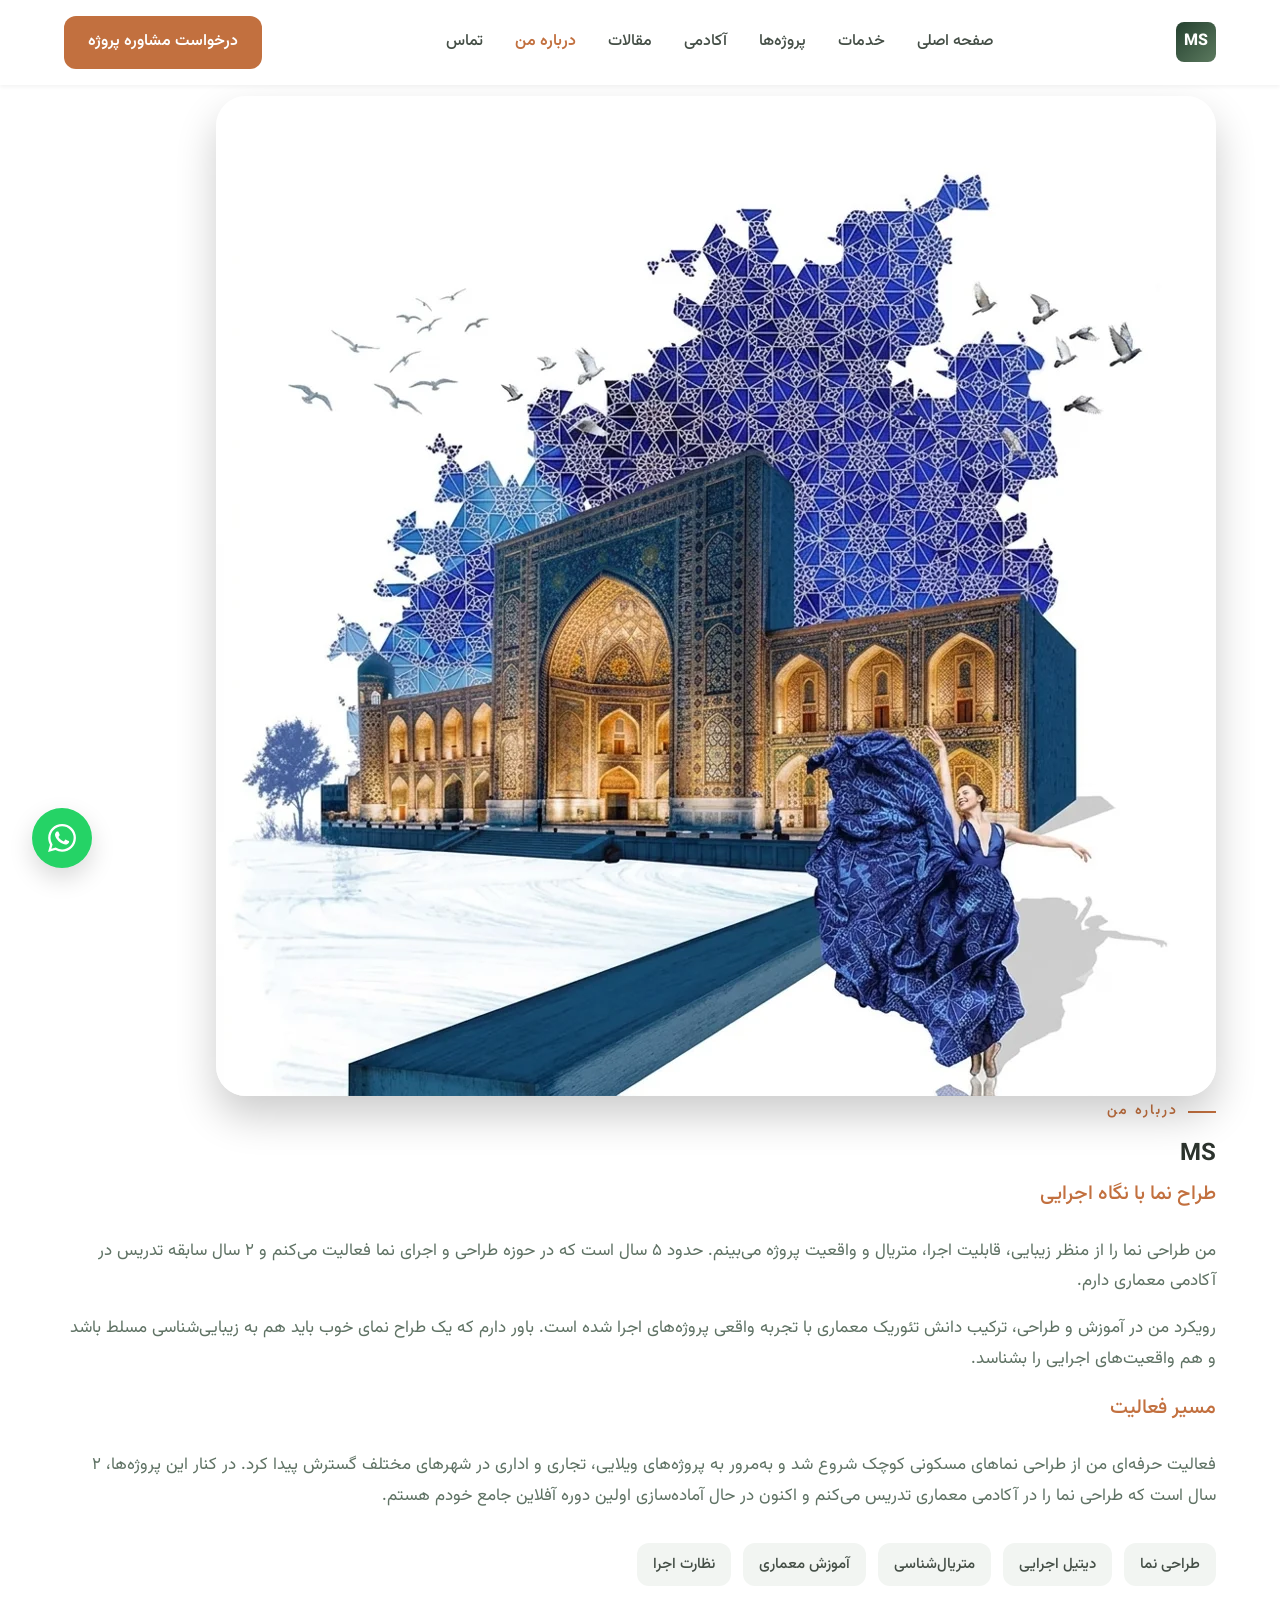
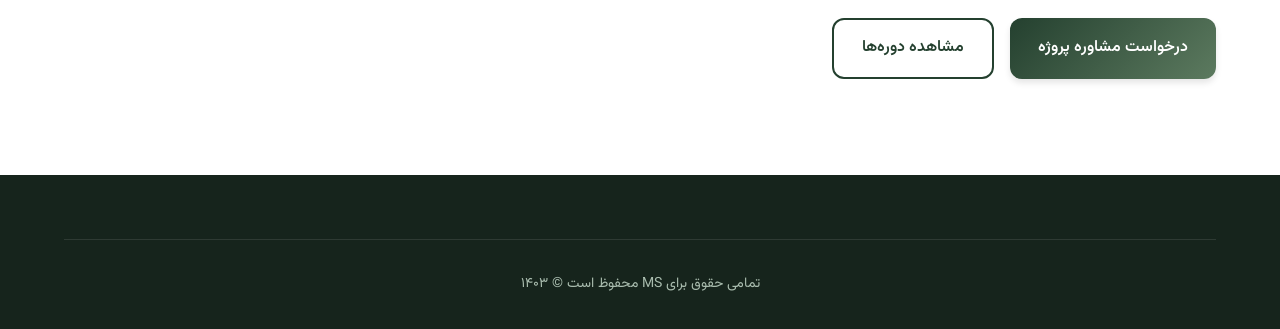
<file: about.html>
<!DOCTYPE html>
<html lang="fa" dir="rtl">
<head>
    <meta charset="UTF-8">
    <meta name="viewport" content="width=device-width, initial-scale=1.0">
    <title>درباره من | MS</title>
    <meta name="description" content="MS، طراح و مدرس نمای ساختمان با ۵ سال سابقه اجرایی و ۲ سال سابقه تدریس.">
    <link rel="preconnect" href="https://fonts.googleapis.com">
    <link rel="preconnect" href="https://fonts.gstatic.com" crossorigin>
    <link href="https://fonts.googleapis.com/css2?family=Vazirmatn:wght@300;400;500;600;700;800;900&display=swap" rel="stylesheet">
    <link rel="stylesheet" href="styles.css">
</head>
<body>
    <nav class="navbar" id="navbar">
        <div class="nav-container">
            <a href="index.html" class="logo">
                <span class="logo-text">MS</span>
            </a>
            <button class="mobile-menu-btn" id="mobileMenuBtn" aria-label="منو">
                <span></span><span></span><span></span>
            </button>
            <ul class="nav-links" id="navLinks">
                <li><a href="index.html">صفحه اصلی</a></li>
                <li><a href="services.html">خدمات</a></li>
                <li><a href="projects.html">پروژه‌ها</a></li>
                <li><a href="academy.html">آکادمی</a></li>
                <li><a href="articles.html">مقالات</a></li>
                <li><a href="about.html" class="active-link">درباره من</a></li>
                <li><a href="contact.html">تماس</a></li>
            </ul>
            <a href="consultation.html" class="nav-cta-btn">درخواست مشاوره پروژه</a>
        </div>
    </nav>

    <section class="about" id="about">
        <div class="container">
            <div class="about-grid">
                <div class="about-images about-images-single">
                    <div class="about-image-main">
                        <img src="images/about-mosaic.webp" alt="ترکیب هنری معماری و نما">
                    </div>
                </div>
                <div class="about-content">
                    <span class="section-label">درباره من</span>
                    <h1>MS</h1>
                    <h3>طراح نما با نگاه اجرایی</h3>
                    <p>من طراحی نما را از منظر زیبایی، قابلیت اجرا، متریال و واقعیت پروژه می‌بینم. حدود ۵ سال است که در حوزه طراحی و اجرای نما فعالیت می‌کنم و ۲ سال سابقه تدریس در آکادمی معماری دارم.</p>
                    <p>رویکرد من در آموزش و طراحی، ترکیب دانش تئوریک معماری با تجربه واقعی پروژه‌های اجرا شده است. باور دارم که یک طراح نمای خوب باید هم به زیبایی‌شناسی مسلط باشد و هم واقعیت‌های اجرایی را بشناسد.</p>

                    <h3>مسیر فعالیت</h3>
                    <p>فعالیت حرفه‌ای من از طراحی نماهای مسکونی کوچک شروع شد و به‌مرور به پروژه‌های ویلایی، تجاری و اداری در شهرهای مختلف گسترش پیدا کرد. در کنار این پروژه‌ها، ۲ سال است که طراحی نما را در آکادمی معماری تدریس می‌کنم و اکنون در حال آماده‌سازی اولین دوره آفلاین جامع خودم هستم.</p>

                    <div class="about-skills">
                        <div class="skill-item"><span>طراحی نما</span></div>
                        <div class="skill-item"><span>دیتیل اجرایی</span></div>
                        <div class="skill-item"><span>متریال‌شناسی</span></div>
                        <div class="skill-item"><span>آموزش معماری</span></div>
                        <div class="skill-item"><span>نظارت اجرا</span></div>
                    </div>

                    <div class="about-cta">
                        <a href="consultation.html" class="btn btn-primary">درخواست مشاوره پروژه</a>
                        <a href="academy.html" class="btn btn-outline">مشاهده دوره‌ها</a>
                    </div>
                </div>
            </div>
        </div>
    </section>

    <footer class="footer">
        <div class="container">
            <div class="footer-bottom"><p>تمامی حقوق برای MS محفوظ است © ۱۴۰۳</p></div>
        </div>
    </footer>

    <a href="https://wa.me/989123456789" class="floating-whatsapp" target="_blank" aria-label="تماس در واتساپ">
        <svg width="28" height="28" viewBox="0 0 24 24" fill="currentColor">
            <path d="M17.472 14.382c-.297-.149-1.758-.867-2.03-.967-.273-.099-.471-.148-.67.15-.197.297-.767.966-.94 1.164-.173.199-.347.223-.644.075-.297-.15-1.255-.463-2.39-1.475-.883-.788-1.48-1.761-1.653-2.059-.173-.297-.018-.458.13-.606.134-.133.298-.347.446-.52.149-.174.198-.298.298-.497.099-.198.05-.371-.025-.52-.075-.149-.669-1.612-.916-2.207-.242-.579-.487-.5-.669-.51-.173-.008-.371-.01-.57-.01-.198 0-.52.074-.792.372-.272.297-1.04 1.016-1.04 2.479 0 1.462 1.065 2.875 1.213 3.074.149.198 2.096 3.2 5.077 4.487.709.306 1.262.489 1.694.625.712.227 1.36.195 1.871.118.571-.085 1.758-.719 2.006-1.413.248-.694.248-1.289.173-1.413-.074-.124-.272-.198-.57-.347m-5.421 7.403h-.004a9.87 9.87 0 01-5.031-1.378l-.361-.214-3.741.982.998-3.648-.235-.374a9.86 9.86 0 01-1.51-5.26c.001-5.45 4.436-9.884 9.888-9.884 2.64 0 5.122 1.03 6.988 2.898a9.825 9.825 0 012.893 6.994c-.003 5.45-4.437 9.884-9.885 9.884m8.413-18.297A11.815 11.815 0 0012.05 0C5.495 0 .16 5.335.157 11.892c0 2.096.547 4.142 1.588 5.945L.057 24l6.305-1.654a11.882 11.882 0 005.683 1.448h.005c6.554 0 11.89-5.335 11.893-11.893a11.821 11.821 0 00-3.48-8.413z"/>
        </svg>
    </a>

    <script src="script.js"></script>
</body>
</html>
</file>
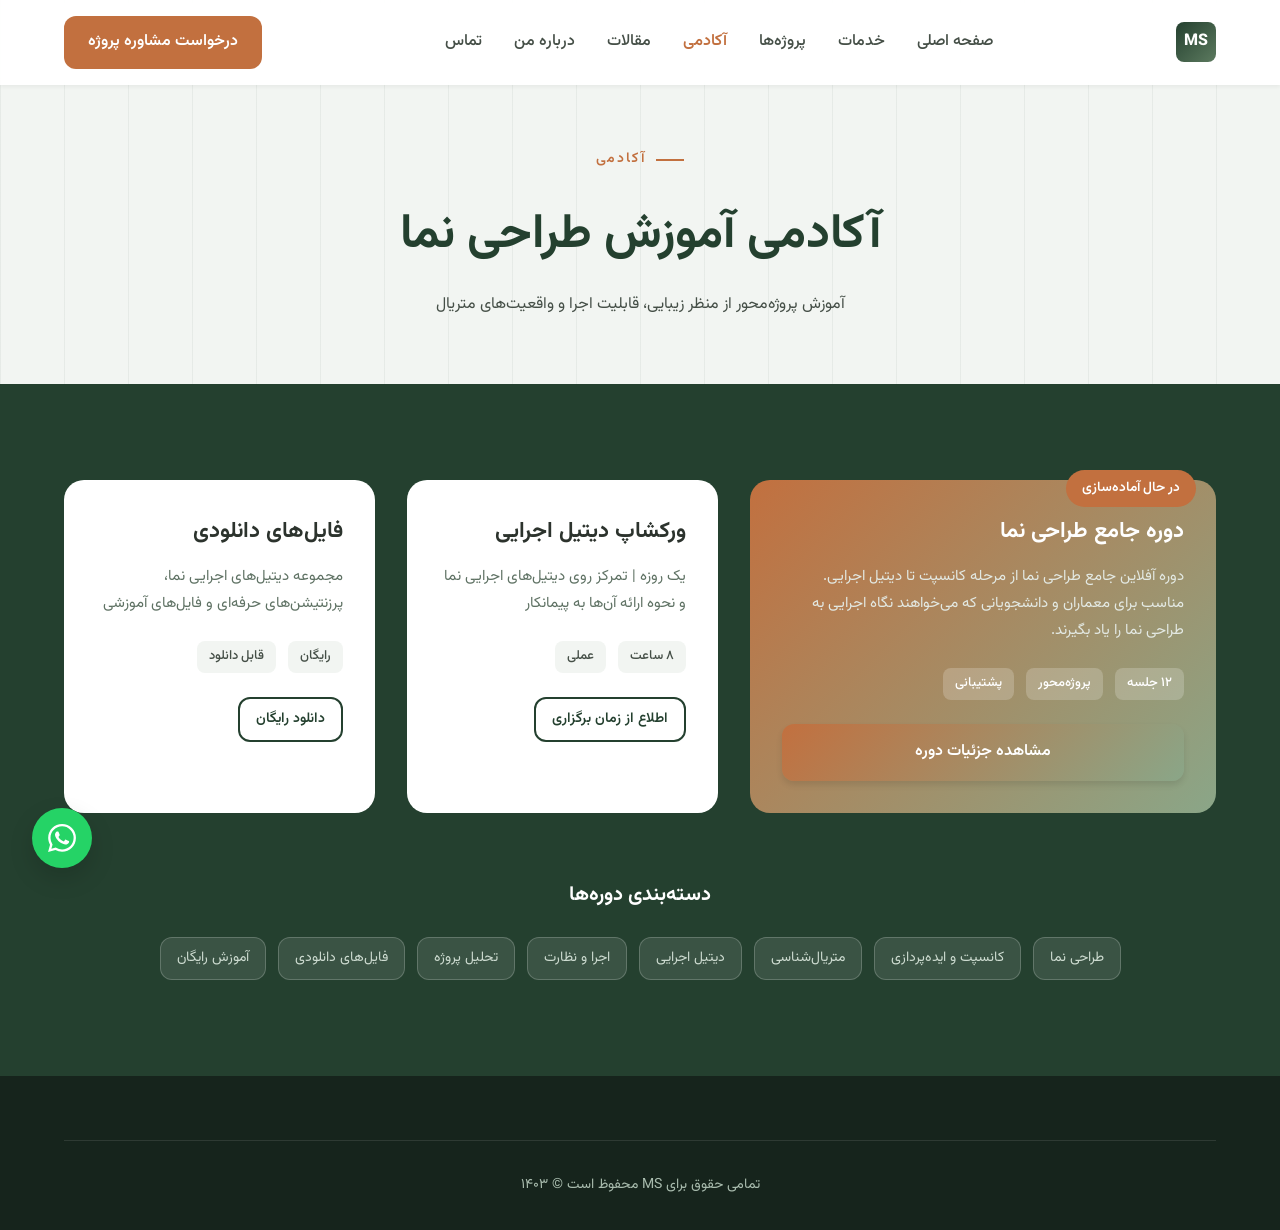
<file: academy.html>
<!DOCTYPE html>
<html lang="fa" dir="rtl">
<head>
    <meta charset="UTF-8">
    <meta name="viewport" content="width=device-width, initial-scale=1.0">
    <title>آکادمی آموزش طراحی نما | MS</title>
    <meta name="description" content="دوره جامع طراحی نما، ورکشاپ دیتیل اجرایی و فایل‌های آموزشی رایگان.">
    <link rel="preconnect" href="https://fonts.googleapis.com">
    <link rel="preconnect" href="https://fonts.gstatic.com" crossorigin>
    <link href="https://fonts.googleapis.com/css2?family=Vazirmatn:wght@300;400;500;600;700;800;900&display=swap" rel="stylesheet">
    <link rel="stylesheet" href="styles.css">
</head>
<body>
    <nav class="navbar" id="navbar">
        <div class="nav-container">
            <a href="index.html" class="logo">
                <span class="logo-text">MS</span>
            </a>
            <button class="mobile-menu-btn" id="mobileMenuBtn" aria-label="منو">
                <span></span><span></span><span></span>
            </button>
            <ul class="nav-links" id="navLinks">
                <li><a href="index.html">صفحه اصلی</a></li>
                <li><a href="services.html">خدمات</a></li>
                <li><a href="projects.html">پروژه‌ها</a></li>
                <li><a href="academy.html" class="active-link">آکادمی</a></li>
                <li><a href="articles.html">مقالات</a></li>
                <li><a href="about.html">درباره من</a></li>
                <li><a href="contact.html">تماس</a></li>
            </ul>
            <a href="consultation.html" class="nav-cta-btn">درخواست مشاوره پروژه</a>
        </div>
    </nav>

    <section class="page-header">
        <div class="container">
            <span class="section-label-light">آکادمی</span>
            <h1>آکادمی آموزش طراحی نما</h1>
            <p>آموزش پروژه‌محور از منظر زیبایی، قابلیت اجرا و واقعیت‌های متریال</p>
        </div>
    </section>

    <section class="academy" id="academy">
        <div class="container">
            <div class="academy-grid">
                <div class="course-card course-featured">
                    <div class="course-badge">در حال آماده‌سازی</div>
                    <h3>دوره جامع طراحی نما</h3>
                    <p class="course-description">دوره آفلاین جامع طراحی نما از مرحله کانسپت تا دیتیل اجرایی. مناسب برای معماران و دانشجویانی که می‌خواهند نگاه اجرایی به طراحی نما را یاد بگیرند.</p>
                    <div class="course-features"><span>۱۲ جلسه</span><span>پروژه‌محور</span><span>پشتیبانی</span></div>
                    <div class="course-action">
                        <a href="course-facade-design.html" class="btn btn-accent btn-full">مشاهده جزئیات دوره</a>
                    </div>
                </div>
                <div class="course-card">
                    <h3>ورکشاپ دیتیل اجرایی</h3>
                    <p class="course-description">یک روزه | تمرکز روی دیتیل‌های اجرایی نما و نحوه ارائه آن‌ها به پیمانکار</p>
                    <div class="course-features"><span>۸ ساعت</span><span>عملی</span></div>
                    <div class="course-action">
                        <a href="contact.html" class="btn btn-outline btn-sm">اطلاع از زمان برگزاری</a>
                    </div>
                </div>
                <div class="course-card">
                    <h3>فایل‌های دانلودی</h3>
                    <p class="course-description">مجموعه دیتیل‌های اجرایی نما، پرزنتیشن‌های حرفه‌ای و فایل‌های آموزشی</p>
                    <div class="course-features"><span>رایگان</span><span>قابل دانلود</span></div>
                    <div class="course-action">
                        <a href="articles.html" class="btn btn-outline btn-sm">دانلود رایگان</a>
                    </div>
                </div>
            </div>

            <div class="course-categories">
                <h3>دسته‌بندی دوره‌ها</h3>
                <div class="category-tags">
                    <span class="tag">طراحی نما</span>
                    <span class="tag">کانسپت و ایده‌پردازی</span>
                    <span class="tag">متریال‌شناسی</span>
                    <span class="tag">دیتیل اجرایی</span>
                    <span class="tag">اجرا و نظارت</span>
                    <span class="tag">تحلیل پروژه</span>
                    <span class="tag">فایل‌های دانلودی</span>
                    <span class="tag">آموزش رایگان</span>
                </div>
            </div>
        </div>
    </section>

    <footer class="footer">
        <div class="container">
            <div class="footer-bottom"><p>تمامی حقوق برای MS محفوظ است © ۱۴۰۳</p></div>
        </div>
    </footer>

    <a href="https://wa.me/989123456789" class="floating-whatsapp" target="_blank" aria-label="تماس در واتساپ">
        <svg width="28" height="28" viewBox="0 0 24 24" fill="currentColor">
            <path d="M17.472 14.382c-.297-.149-1.758-.867-2.03-.967-.273-.099-.471-.148-.67.15-.197.297-.767.966-.94 1.164-.173.199-.347.223-.644.075-.297-.15-1.255-.463-2.39-1.475-.883-.788-1.48-1.761-1.653-2.059-.173-.297-.018-.458.13-.606.134-.133.298-.347.446-.52.149-.174.198-.298.298-.497.099-.198.05-.371-.025-.52-.075-.149-.669-1.612-.916-2.207-.242-.579-.487-.5-.669-.51-.173-.008-.371-.01-.57-.01-.198 0-.52.074-.792.372-.272.297-1.04 1.016-1.04 2.479 0 1.462 1.065 2.875 1.213 3.074.149.198 2.096 3.2 5.077 4.487.709.306 1.262.489 1.694.625.712.227 1.36.195 1.871.118.571-.085 1.758-.719 2.006-1.413.248-.694.248-1.289.173-1.413-.074-.124-.272-.198-.57-.347m-5.421 7.403h-.004a9.87 9.87 0 01-5.031-1.378l-.361-.214-3.741.982.998-3.648-.235-.374a9.86 9.86 0 01-1.51-5.26c.001-5.45 4.436-9.884 9.888-9.884 2.64 0 5.122 1.03 6.988 2.898a9.825 9.825 0 012.893 6.994c-.003 5.45-4.437 9.884-9.885 9.884m8.413-18.297A11.815 11.815 0 0012.05 0C5.495 0 .16 5.335.157 11.892c0 2.096.547 4.142 1.588 5.945L.057 24l6.305-1.654a11.882 11.882 0 005.683 1.448h.005c6.554 0 11.89-5.335 11.893-11.893a11.821 11.821 0 00-3.48-8.413z"/>
        </svg>
    </a>

    <script src="script.js"></script>
</body>
</html>
</file>
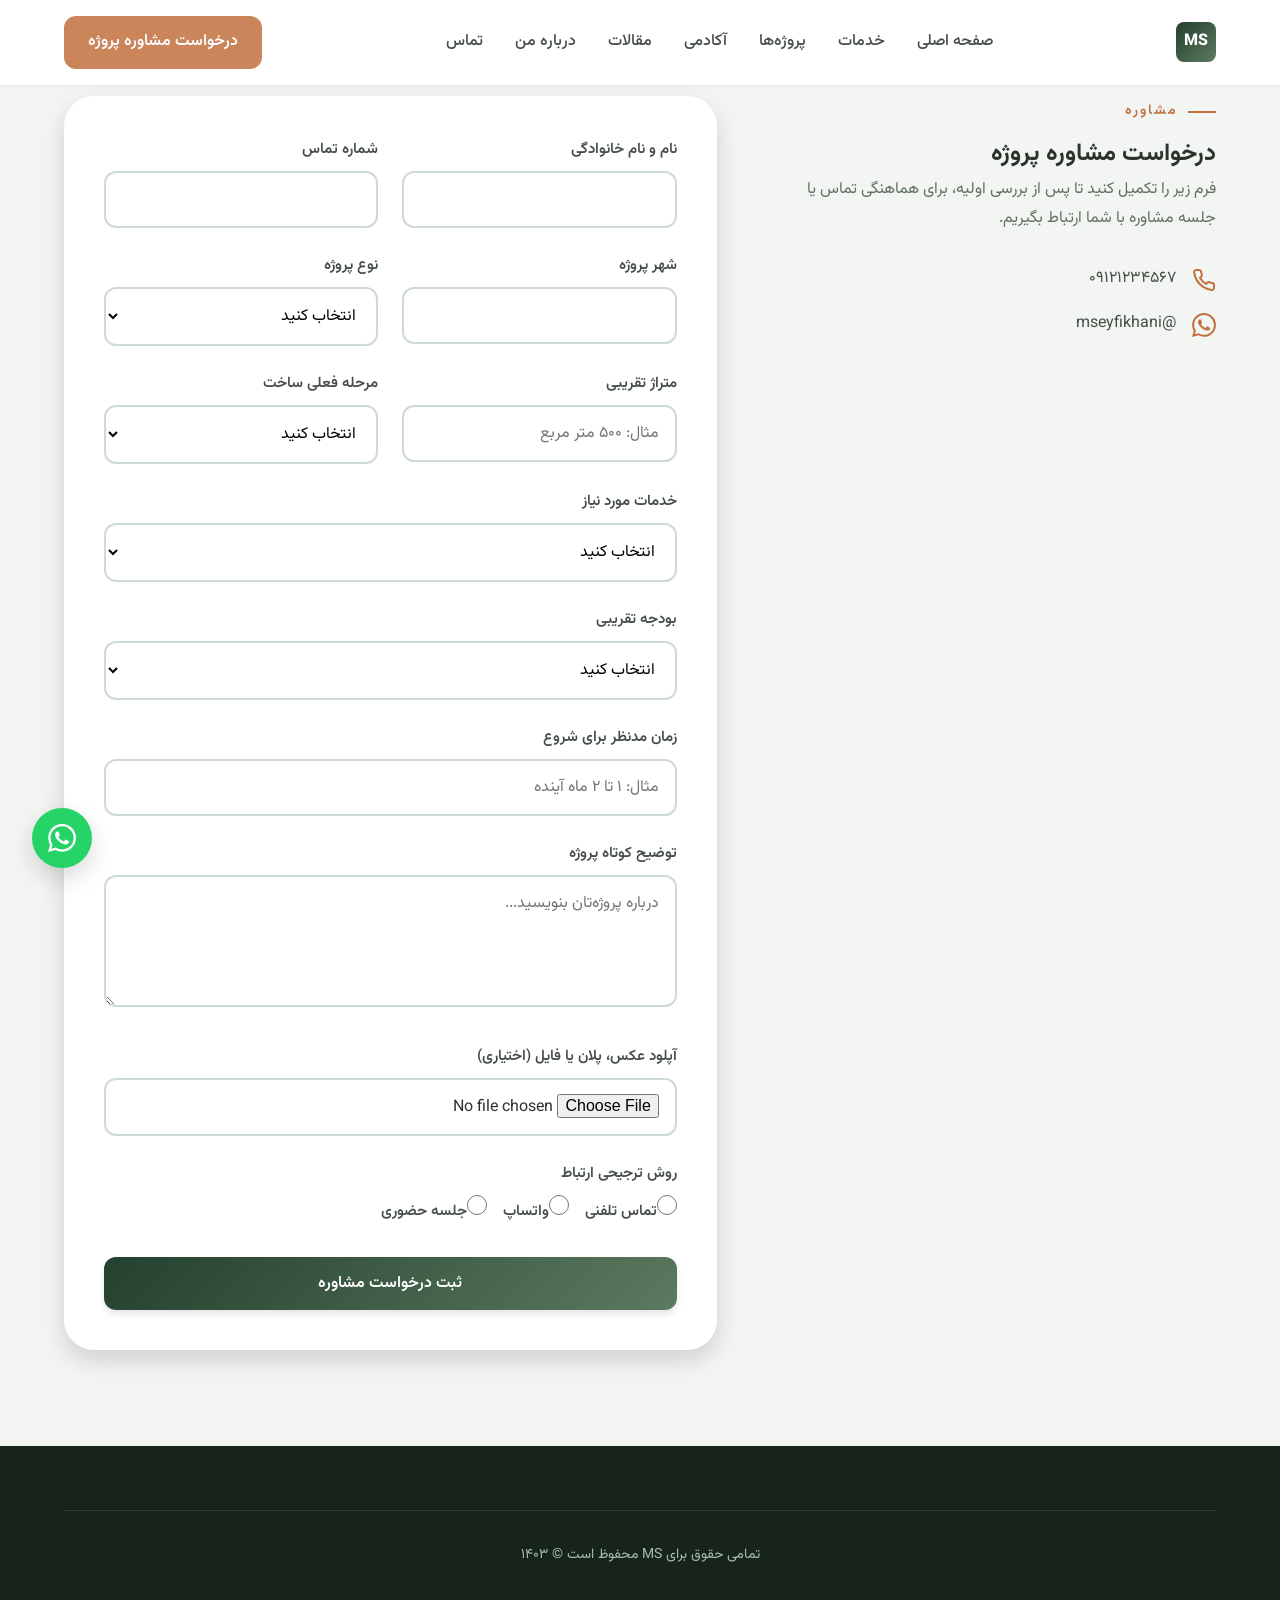
<file: consultation.html>
<!DOCTYPE html>
<html lang="fa" dir="rtl">
<head>
    <meta charset="UTF-8">
    <meta name="viewport" content="width=device-width, initial-scale=1.0">
    <title>درخواست مشاوره پروژه | MS</title>
    <meta name="description" content="فرم درخواست مشاوره طراحی، دیتیل اجرایی و نظارت نمای ساختمان.">
    <link rel="preconnect" href="https://fonts.googleapis.com">
    <link rel="preconnect" href="https://fonts.gstatic.com" crossorigin>
    <link href="https://fonts.googleapis.com/css2?family=Vazirmatn:wght@300;400;500;600;700;800;900&display=swap" rel="stylesheet">
    <link rel="stylesheet" href="styles.css">
</head>
<body>
    <nav class="navbar" id="navbar">
        <div class="nav-container">
            <a href="index.html" class="logo">
                <span class="logo-text">MS</span>
            </a>
            <button class="mobile-menu-btn" id="mobileMenuBtn" aria-label="منو">
                <span></span><span></span><span></span>
            </button>
            <ul class="nav-links" id="navLinks">
                <li><a href="index.html">صفحه اصلی</a></li>
                <li><a href="services.html">خدمات</a></li>
                <li><a href="projects.html">پروژه‌ها</a></li>
                <li><a href="academy.html">آکادمی</a></li>
                <li><a href="articles.html">مقالات</a></li>
                <li><a href="about.html">درباره من</a></li>
                <li><a href="contact.html">تماس</a></li>
            </ul>
            <a href="consultation.html" class="nav-cta-btn active-link">درخواست مشاوره پروژه</a>
        </div>
    </nav>

    <section class="consultation" id="consultation">
        <div class="container">
            <div class="consultation-grid">
                <div class="consultation-info">
                    <span class="section-label">مشاوره</span>
                    <h1>درخواست مشاوره پروژه</h1>
                    <p>فرم زیر را تکمیل کنید تا پس از بررسی اولیه، برای هماهنگی تماس یا جلسه مشاوره با شما ارتباط بگیریم.</p>
                    <div class="consultation-contact">
                        <div class="contact-item">
                            <svg width="24" height="24" viewBox="0 0 24 24" fill="none" stroke="currentColor" stroke-width="2">
                                <path d="M22 16.92v3a2 2 0 01-2.18 2 19.79 19.79 0 01-8.63-3.07 19.5 19.5 0 01-6-6 19.79 19.79 0 01-3.07-8.67A2 2 0 014.11 2h3a2 2 0 012 1.72 12.84 12.84 0 00.7 2.81 2 2 0 01-.45 2.11L8.09 9.91a16 16 0 006 6l1.27-1.27a2 2 0 012.11-.45 12.84 12.84 0 002.81.7A2 2 0 0122 16.92z"></path>
                            </svg>
                            <span>۰۹۱۲۱۲۳۴۵۶۷</span>
                        </div>
                        <div class="contact-item">
                            <svg width="24" height="24" viewBox="0 0 24 24" fill="currentColor">
                                <path d="M17.472 14.382c-.297-.149-1.758-.867-2.03-.967-.273-.099-.471-.148-.67.15-.197.297-.767.966-.94 1.164-.173.199-.347.223-.644.075-.297-.15-1.255-.463-2.39-1.475-.883-.788-1.48-1.761-1.653-2.059-.173-.297-.018-.458.13-.606.134-.133.298-.347.446-.52.149-.174.198-.298.298-.497.099-.198.05-.371-.025-.52-.075-.149-.669-1.612-.916-2.207-.242-.579-.487-.5-.669-.51-.173-.008-.371-.01-.57-.01-.198 0-.52.074-.792.372-.272.297-1.04 1.016-1.04 2.479 0 1.462 1.065 2.875 1.213 3.074.149.198 2.096 3.2 5.077 4.487.709.306 1.262.489 1.694.625.712.227 1.36.195 1.871.118.571-.085 1.758-.719 2.006-1.413.248-.694.248-1.289.173-1.413-.074-.124-.272-.198-.57-.347m-5.421 7.403h-.004a9.87 9.87 0 01-5.031-1.378l-.361-.214-3.741.982.998-3.648-.235-.374a9.86 9.86 0 01-1.51-5.26c.001-5.45 4.436-9.884 9.888-9.884 2.64 0 5.122 1.03 6.988 2.898a9.825 9.825 0 012.893 6.994c-.003 5.45-4.437 9.884-9.885 9.884m8.413-18.297A11.815 11.815 0 0012.05 0C5.495 0 .16 5.335.157 11.892c0 2.096.547 4.142 1.588 5.945L.057 24l6.305-1.654a11.882 11.882 0 005.683 1.448h.005c6.554 0 11.89-5.335 11.893-11.893a11.821 11.821 0 00-3.48-8.413z"/>
                            </svg>
                            <span>@mseyfikhani</span>
                        </div>
                    </div>
                </div>
                <form class="consultation-form" id="consultationForm">
                    <div class="form-row">
                        <div class="form-group">
                            <label for="name">نام و نام خانوادگی</label>
                            <input type="text" id="name" name="name" required>
                        </div>
                        <div class="form-group">
                            <label for="phone">شماره تماس</label>
                            <input type="tel" id="phone" name="phone" required>
                        </div>
                    </div>
                    <div class="form-row">
                        <div class="form-group">
                            <label for="city">شهر پروژه</label>
                            <input type="text" id="city" name="city">
                        </div>
                        <div class="form-group">
                            <label for="projectType">نوع پروژه</label>
                            <select id="projectType" name="projectType">
                                <option value="">انتخاب کنید</option>
                                <option value="مسکونی">مسکونی</option>
                                <option value="ویلایی">ویلایی</option>
                                <option value="تجاری">تجاری</option>
                                <option value="اداری">اداری</option>
                                <option value="دیگر">دیگر</option>
                            </select>
                        </div>
                    </div>
                    <div class="form-row">
                        <div class="form-group">
                            <label for="area">متراژ تقریبی</label>
                            <input type="text" id="area" name="area" placeholder="مثال: ۵۰۰ متر مربع">
                        </div>
                        <div class="form-group">
                            <label for="stage">مرحله فعلی ساخت</label>
                            <select id="stage" name="stage">
                                <option value="">انتخاب کنید</option>
                                <option value="ایده">ایده و طراحی اولیه</option>
                                <option value="طراحی">در حال طراحی</option>
                                <option value="پایان طراحی">پایان طراحی</option>
                                <option value="در حال اجرا">در حال اجرا</option>
                                <option value="تکمیل شده">تکمیل شده</option>
                            </select>
                        </div>
                    </div>
                    <div class="form-group">
                        <label for="service">خدمات مورد نیاز</label>
                        <select id="service" name="service">
                            <option value="">انتخاب کنید</option>
                            <option value="طراحی نما">طراحی نما</option>
                            <option value="دیتیل اجرایی">دیتیل اجرایی</option>
                            <option value="مشاوره">مشاوره طراحی و متریال</option>
                            <option value="نظارت">نظارت بر اجرای نما</option>
                            <option value="همکاری در اجرا">همکاری در اجرای پروژه</option>
                        </select>
                    </div>
                    <div class="form-group">
                        <label for="budget">بودجه تقریبی</label>
                        <select id="budget" name="budget">
                            <option value="">انتخاب کنید</option>
                            <option value="کم">کم (زیر ۵۰ میلیون)</option>
                            <option value="متوسط">متوسط (۵۰ تا ۲۰۰ میلیون)</option>
                            <option value="زیاد">زیاد (۲۰۰ تا ۵۰۰ میلیون)</option>
                            <option value="بسیار زیاد">بسیار زیاد (بالای ۵۰۰ میلیون)</option>
                        </select>
                    </div>
                    <div class="form-group">
                        <label for="startTime">زمان مدنظر برای شروع</label>
                        <input type="text" id="startTime" name="startTime" placeholder="مثال: ۱ تا ۲ ماه آینده">
                    </div>
                    <div class="form-group">
                        <label for="description">توضیح کوتاه پروژه</label>
                        <textarea id="description" name="description" rows="4" placeholder="درباره پروژه‌تان بنویسید..."></textarea>
                    </div>
                    <div class="form-group">
                        <label for="fileUpload">آپلود عکس، پلان یا فایل (اختیاری)</label>
                        <input type="file" id="fileUpload" name="fileUpload">
                    </div>
                    <div class="form-group">
                        <label>روش ترجیحی ارتباط</label>
                        <div class="radio-group">
                            <label class="radio-label"><input type="radio" name="contactMethod" value="تماس"><span>تماس تلفنی</span></label>
                            <label class="radio-label"><input type="radio" name="contactMethod" value="واتساپ"><span>واتساپ</span></label>
                            <label class="radio-label"><input type="radio" name="contactMethod" value="جلسه"><span>جلسه حضوری</span></label>
                        </div>
                    </div>
                    <button type="submit" class="btn btn-primary btn-full">ثبت درخواست مشاوره</button>
                </form>
            </div>
        </div>
    </section>

    <footer class="footer">
        <div class="container">
            <div class="footer-bottom"><p>تمامی حقوق برای MS محفوظ است © ۱۴۰۳</p></div>
        </div>
    </footer>

    <a href="https://wa.me/989123456789" class="floating-whatsapp" target="_blank" aria-label="تماس در واتساپ">
        <svg width="28" height="28" viewBox="0 0 24 24" fill="currentColor">
            <path d="M17.472 14.382c-.297-.149-1.758-.867-2.03-.967-.273-.099-.471-.148-.67.15-.197.297-.767.966-.94 1.164-.173.199-.347.223-.644.075-.297-.15-1.255-.463-2.39-1.475-.883-.788-1.48-1.761-1.653-2.059-.173-.297-.018-.458.13-.606.134-.133.298-.347.446-.52.149-.174.198-.298.298-.497.099-.198.05-.371-.025-.52-.075-.149-.669-1.612-.916-2.207-.242-.579-.487-.5-.669-.51-.173-.008-.371-.01-.57-.01-.198 0-.52.074-.792.372-.272.297-1.04 1.016-1.04 2.479 0 1.462 1.065 2.875 1.213 3.074.149.198 2.096 3.2 5.077 4.487.709.306 1.262.489 1.694.625.712.227 1.36.195 1.871.118.571-.085 1.758-.719 2.006-1.413.248-.694.248-1.289.173-1.413-.074-.124-.272-.198-.57-.347m-5.421 7.403h-.004a9.87 9.87 0 01-5.031-1.378l-.361-.214-3.741.982.998-3.648-.235-.374a9.86 9.86 0 01-1.51-5.26c.001-5.45 4.436-9.884 9.888-9.884 2.64 0 5.122 1.03 6.988 2.898a9.825 9.825 0 012.893 6.994c-.003 5.45-4.437 9.884-9.885 9.884m8.413-18.297A11.815 11.815 0 0012.05 0C5.495 0 .16 5.335.157 11.892c0 2.096.547 4.142 1.588 5.945L.057 24l6.305-1.654a11.882 11.882 0 005.683 1.448h.005c6.554 0 11.89-5.335 11.893-11.893a11.821 11.821 0 00-3.48-8.413z"/>
        </svg>
    </a>

    <!-- Success Modal -->
    <div class="modal" id="successModal">
        <div class="modal-content">
            <div class="modal-icon">
                <svg width="48" height="48" viewBox="0 0 24 24" fill="none" stroke="currentColor" stroke-width="2">
                    <path d="M22 11.08V12a10 10 0 11-5.93-9.14"></path>
                    <polyline points="22 4 12 14.01 9 11.01"></polyline>
                </svg>
            </div>
            <h3>درخواست شما ثبت شد</h3>
            <p>پس از بررسی اولیه، برای هماهنگی تماس یا جلسه مشاوره با شما ارتباط می‌گیریم.</p>
            <button class="btn btn-primary" onclick="closeModal()">باشه، ممنون</button>
        </div>
    </div>

    <script src="script.js"></script>
</body>
</html>
</file>
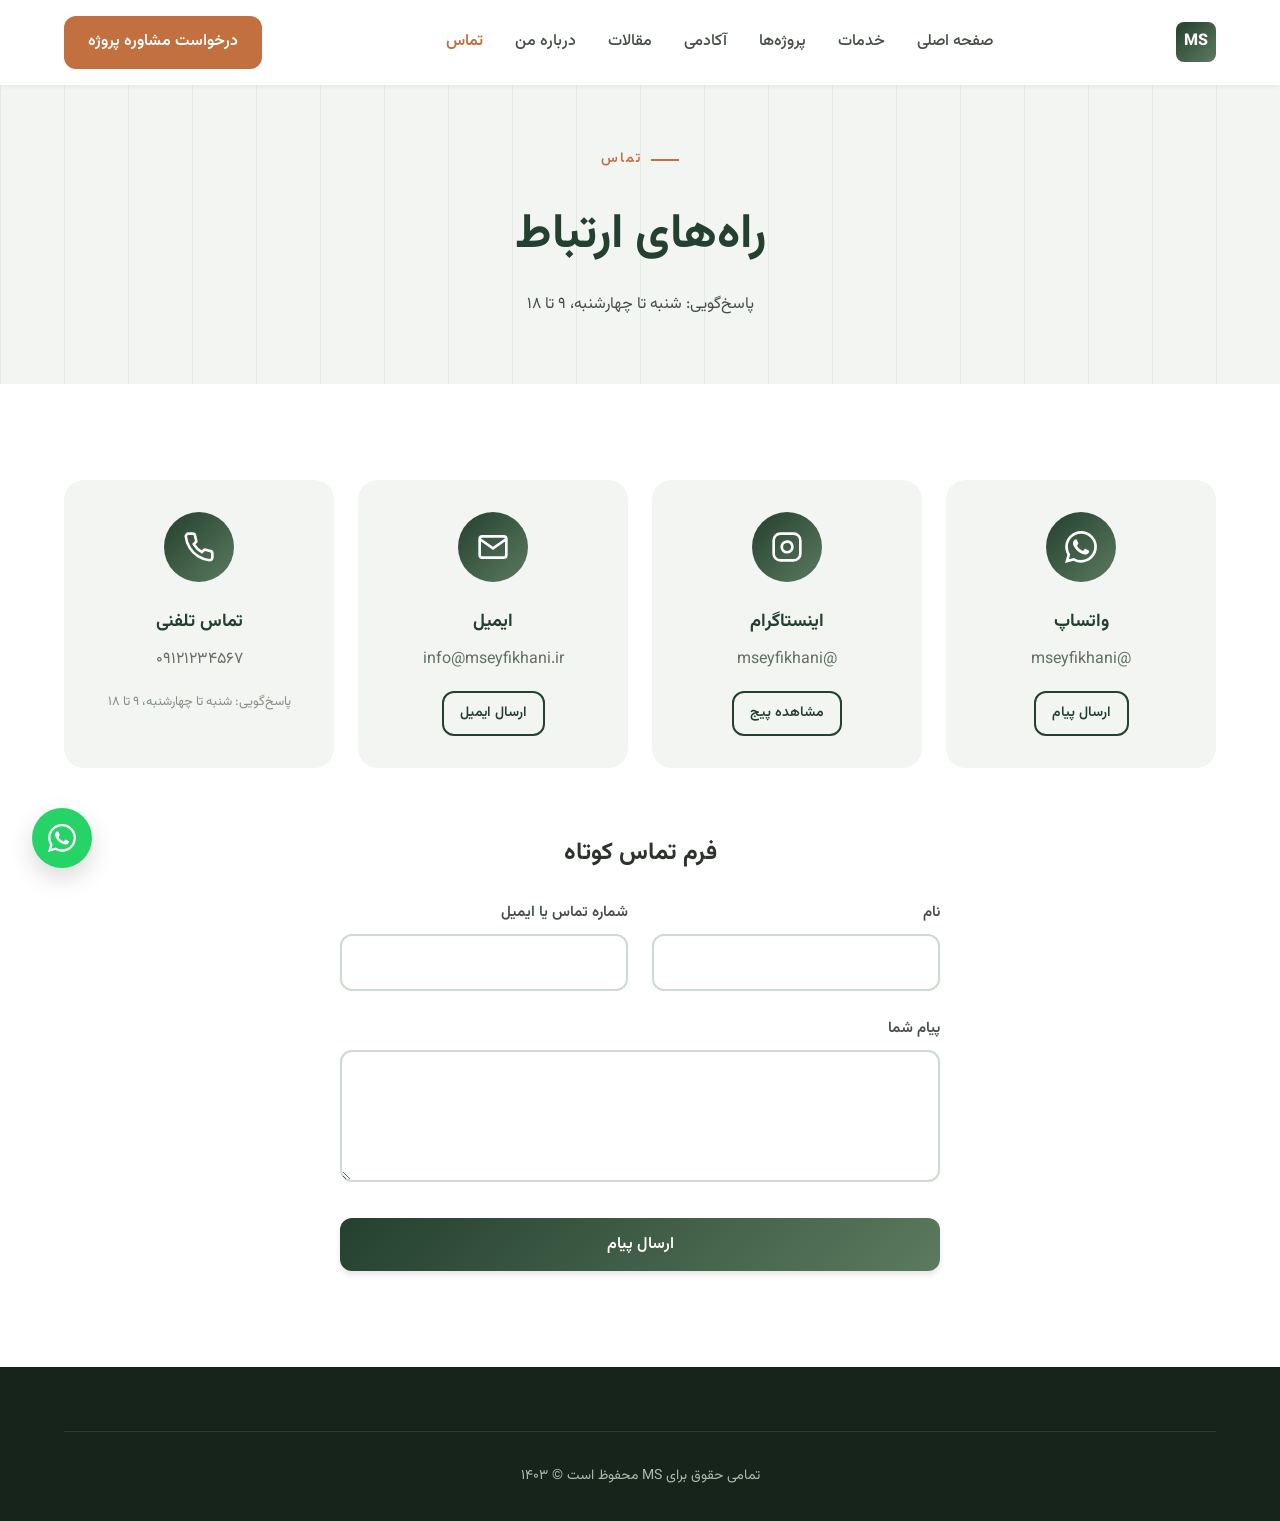
<file: contact.html>
<!DOCTYPE html>
<html lang="fa" dir="rtl">
<head>
    <meta charset="UTF-8">
    <meta name="viewport" content="width=device-width, initial-scale=1.0">
    <title>تماس با ما | MS</title>
    <meta name="description" content="راه‌های ارتباطی با MS، طراح و مدرس نمای ساختمان.">
    <link rel="preconnect" href="https://fonts.googleapis.com">
    <link rel="preconnect" href="https://fonts.gstatic.com" crossorigin>
    <link href="https://fonts.googleapis.com/css2?family=Vazirmatn:wght@300;400;500;600;700;800;900&display=swap" rel="stylesheet">
    <link rel="stylesheet" href="styles.css">
</head>
<body>
    <nav class="navbar" id="navbar">
        <div class="nav-container">
            <a href="index.html" class="logo">
                <span class="logo-text">MS</span>
            </a>
            <button class="mobile-menu-btn" id="mobileMenuBtn" aria-label="منو">
                <span></span><span></span><span></span>
            </button>
            <ul class="nav-links" id="navLinks">
                <li><a href="index.html">صفحه اصلی</a></li>
                <li><a href="services.html">خدمات</a></li>
                <li><a href="projects.html">پروژه‌ها</a></li>
                <li><a href="academy.html">آکادمی</a></li>
                <li><a href="articles.html">مقالات</a></li>
                <li><a href="about.html">درباره من</a></li>
                <li><a href="contact.html" class="active-link">تماس</a></li>
            </ul>
            <a href="consultation.html" class="nav-cta-btn">درخواست مشاوره پروژه</a>
        </div>
    </nav>

    <section class="page-header">
        <div class="container">
            <span class="section-label-light">تماس</span>
            <h1>راه‌های ارتباط</h1>
            <p>پاسخ‌گویی: شنبه تا چهارشنبه، ۹ تا ۱۸</p>
        </div>
    </section>

    <section class="contact" id="contact">
        <div class="container">
            <div class="contact-grid">
                <div class="contact-card">
                    <div class="contact-icon">
                        <svg width="32" height="32" viewBox="0 0 24 24" fill="currentColor">
                            <path d="M17.472 14.382c-.297-.149-1.758-.867-2.03-.967-.273-.099-.471-.148-.67.15-.197.297-.767.966-.94 1.164-.173.199-.347.223-.644.075-.297-.15-1.255-.463-2.39-1.475-.883-.788-1.48-1.761-1.653-2.059-.173-.297-.018-.458.13-.606.134-.133.298-.347.446-.52.149-.174.198-.298.298-.497.099-.198.05-.371-.025-.52-.075-.149-.669-1.612-.916-2.207-.242-.579-.487-.5-.669-.51-.173-.008-.371-.01-.57-.01-.198 0-.52.074-.792.372-.272.297-1.04 1.016-1.04 2.479 0 1.462 1.065 2.875 1.213 3.074.149.198 2.096 3.2 5.077 4.487.709.306 1.262.489 1.694.625.712.227 1.36.195 1.871.118.571-.085 1.758-.719 2.006-1.413.248-.694.248-1.289.173-1.413-.074-.124-.272-.198-.57-.347m-5.421 7.403h-.004a9.87 9.87 0 01-5.031-1.378l-.361-.214-3.741.982.998-3.648-.235-.374a9.86 9.86 0 01-1.51-5.26c.001-5.45 4.436-9.884 9.888-9.884 2.64 0 5.122 1.03 6.988 2.898a9.825 9.825 0 012.893 6.994c-.003 5.45-4.437 9.884-9.885 9.884m8.413-18.297A11.815 11.815 0 0012.05 0C5.495 0 .16 5.335.157 11.892c0 2.096.547 4.142 1.588 5.945L.057 24l6.305-1.654a11.882 11.882 0 005.683 1.448h.005c6.554 0 11.89-5.335 11.893-11.893a11.821 11.821 0 00-3.48-8.413z"/>
                        </svg>
                    </div>
                    <h3>واتساپ</h3>
                    <p>@mseyfikhani</p>
                    <a href="https://wa.me/989123456789" target="_blank" class="btn btn-outline btn-sm">ارسال پیام</a>
                </div>
                <div class="contact-card">
                    <div class="contact-icon">
                        <svg width="32" height="32" viewBox="0 0 24 24" fill="none" stroke="currentColor" stroke-width="2">
                            <rect x="2" y="2" width="20" height="20" rx="5" ry="5"></rect>
                            <path d="M16 11.37A4 4 0 1112.63 8 4 4 0 0116 11.37z"></path>
                            <line x1="17.5" y1="6.5" x2="17.51" y2="6.5"></line>
                        </svg>
                    </div>
                    <h3>اینستاگرام</h3>
                    <p>@mseyfikhani</p>
                    <a href="https://instagram.com/mseyfikhani" target="_blank" class="btn btn-outline btn-sm">مشاهده پیج</a>
                </div>
                <div class="contact-card">
                    <div class="contact-icon">
                        <svg width="32" height="32" viewBox="0 0 24 24" fill="none" stroke="currentColor" stroke-width="2">
                            <path d="M4 4h16c1.1 0 2 .9 2 2v12c0 1.1-.9 2-2 2H4c-1.1 0-2-.9-2-2V6c0-1.1.9-2 2-2z"></path>
                            <polyline points="22,6 12,13 2,6"></polyline>
                        </svg>
                    </div>
                    <h3>ایمیل</h3>
                    <p>info@mseyfikhani.ir</p>
                    <a href="mailto:info@mseyfikhani.ir" class="btn btn-outline btn-sm">ارسال ایمیل</a>
                </div>
                <div class="contact-card">
                    <div class="contact-icon">
                        <svg width="32" height="32" viewBox="0 0 24 24" fill="none" stroke="currentColor" stroke-width="2">
                            <path d="M22 16.92v3a2 2 0 01-2.18 2 19.79 19.79 0 01-8.63-3.07 19.5 19.5 0 01-6-6 19.79 19.79 0 01-3.07-8.67A2 2 0 014.11 2h3a2 2 0 012 1.72 12.84 12.84 0 00.7 2.81 2 2 0 01-.45 2.11L8.09 9.91a16 16 0 006 6l1.27-1.27a2 2 0 012.11-.45 12.84 12.84 0 002.81.7A2 2 0 0122 16.92z"></path>
                        </svg>
                    </div>
                    <h3>تماس تلفنی</h3>
                    <p>۰۹۱۲۱۲۳۴۵۶۷</p>
                    <span class="contact-hours">پاسخ‌گویی: شنبه تا چهارشنبه، ۹ تا ۱۸</span>
                </div>
            </div>

            <div class="contact-form-block">
                <h2>فرم تماس کوتاه</h2>
                <form class="short-contact-form" id="shortContactForm">
                    <div class="form-row">
                        <div class="form-group">
                            <label for="c-name">نام</label>
                            <input type="text" id="c-name" name="name" required>
                        </div>
                        <div class="form-group">
                            <label for="c-phone">شماره تماس یا ایمیل</label>
                            <input type="text" id="c-phone" name="contactInfo" required>
                        </div>
                    </div>
                    <div class="form-group">
                        <label for="c-message">پیام شما</label>
                        <textarea id="c-message" name="message" rows="4" required></textarea>
                    </div>
                    <button type="submit" class="btn btn-primary btn-full">ارسال پیام</button>
                </form>
            </div>
        </div>
    </section>

    <footer class="footer">
        <div class="container">
            <div class="footer-bottom"><p>تمامی حقوق برای MS محفوظ است © ۱۴۰۳</p></div>
        </div>
    </footer>

    <a href="https://wa.me/989123456789" class="floating-whatsapp" target="_blank" aria-label="تماس در واتساپ">
        <svg width="28" height="28" viewBox="0 0 24 24" fill="currentColor">
            <path d="M17.472 14.382c-.297-.149-1.758-.867-2.03-.967-.273-.099-.471-.148-.67.15-.197.297-.767.966-.94 1.164-.173.199-.347.223-.644.075-.297-.15-1.255-.463-2.39-1.475-.883-.788-1.48-1.761-1.653-2.059-.173-.297-.018-.458.13-.606.134-.133.298-.347.446-.52.149-.174.198-.298.298-.497.099-.198.05-.371-.025-.52-.075-.149-.669-1.612-.916-2.207-.242-.579-.487-.5-.669-.51-.173-.008-.371-.01-.57-.01-.198 0-.52.074-.792.372-.272.297-1.04 1.016-1.04 2.479 0 1.462 1.065 2.875 1.213 3.074.149.198 2.096 3.2 5.077 4.487.709.306 1.262.489 1.694.625.712.227 1.36.195 1.871.118.571-.085 1.758-.719 2.006-1.413.248-.694.248-1.289.173-1.413-.074-.124-.272-.198-.57-.347m-5.421 7.403h-.004a9.87 9.87 0 01-5.031-1.378l-.361-.214-3.741.982.998-3.648-.235-.374a9.86 9.86 0 01-1.51-5.26c.001-5.45 4.436-9.884 9.888-9.884 2.64 0 5.122 1.03 6.988 2.898a9.825 9.825 0 012.893 6.994c-.003 5.45-4.437 9.884-9.885 9.884m8.413-18.297A11.815 11.815 0 0012.05 0C5.495 0 .16 5.335.157 11.892c0 2.096.547 4.142 1.588 5.945L.057 24l6.305-1.654a11.882 11.882 0 005.683 1.448h.005c6.554 0 11.89-5.335 11.893-11.893a11.821 11.821 0 00-3.48-8.413z"/>
        </svg>
    </a>

    <script src="script.js"></script>
    <script>
        document.getElementById('shortContactForm')?.addEventListener('submit', function(e){
            e.preventDefault();
            alert('پیام شما ارسال شد. به‌زودی با شما تماس می‌گیریم.');
            this.reset();
        });
    </script>
</body>
</html>
</file>
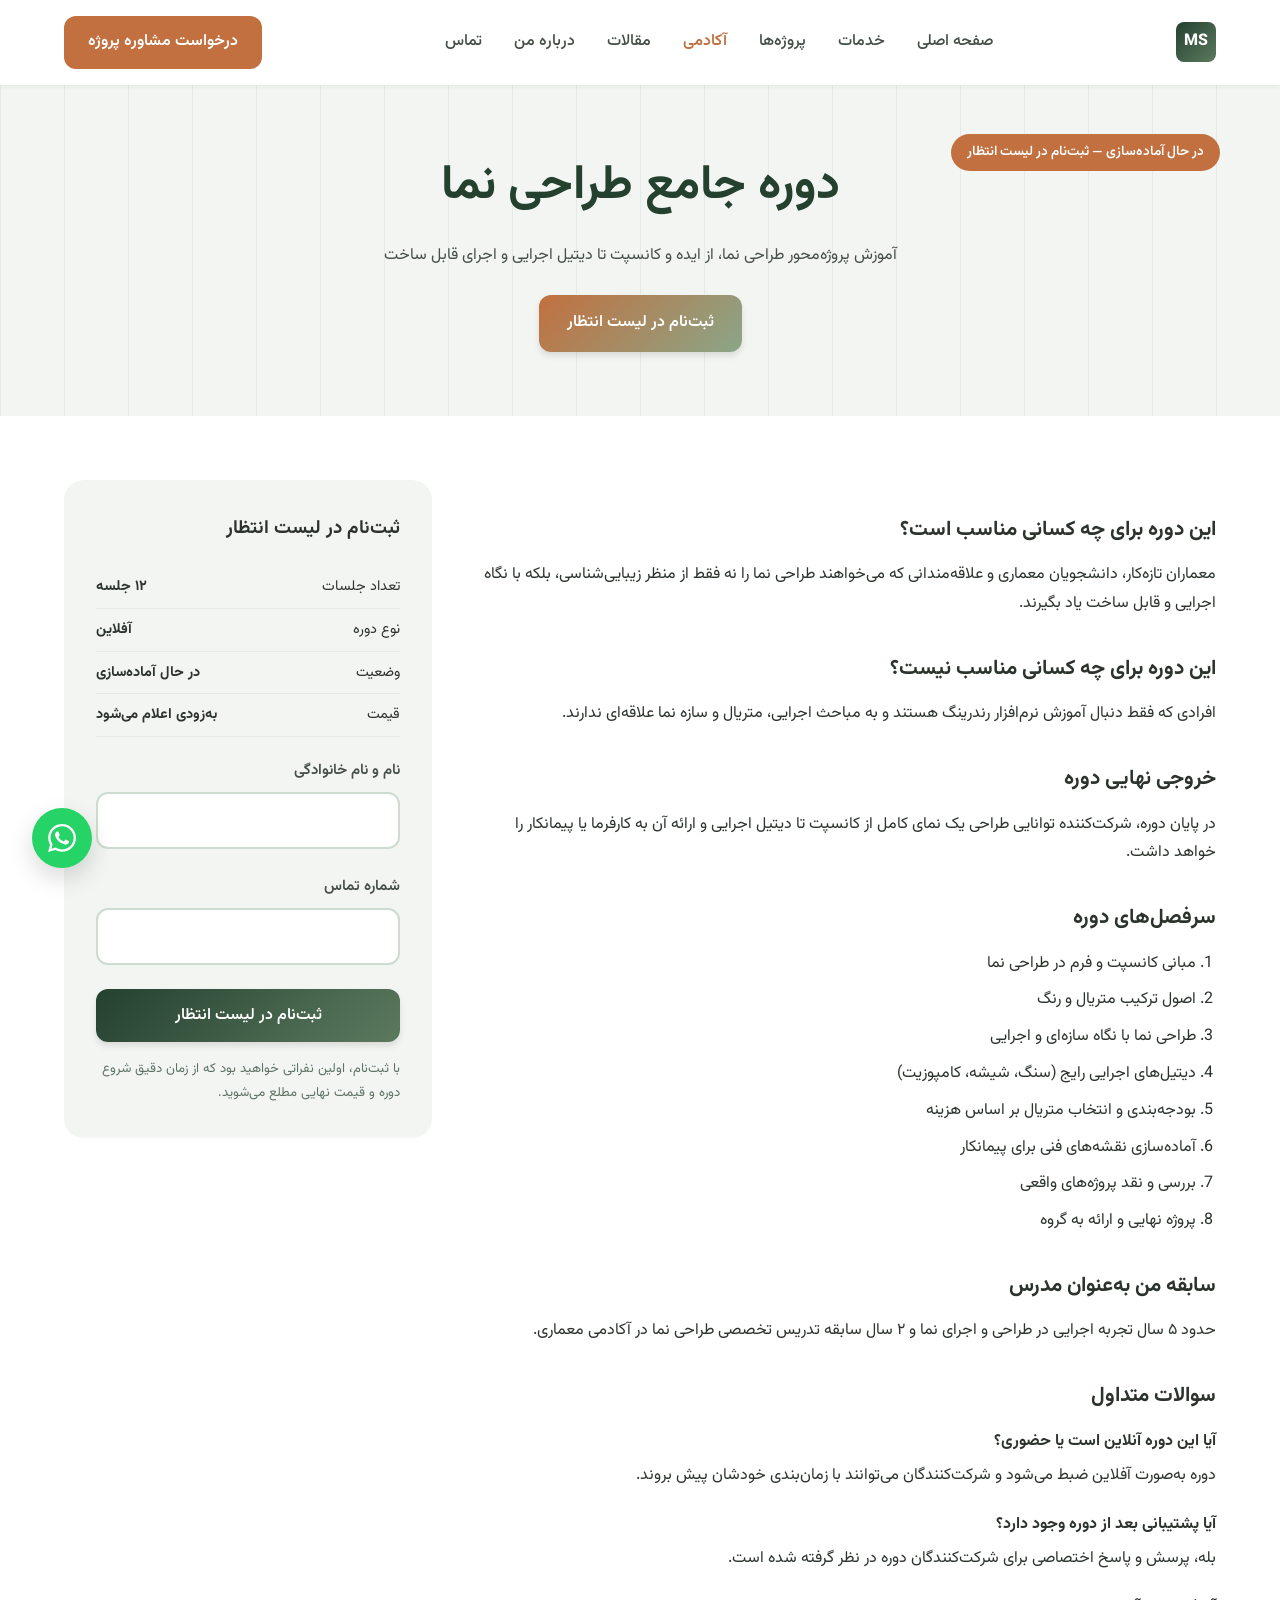
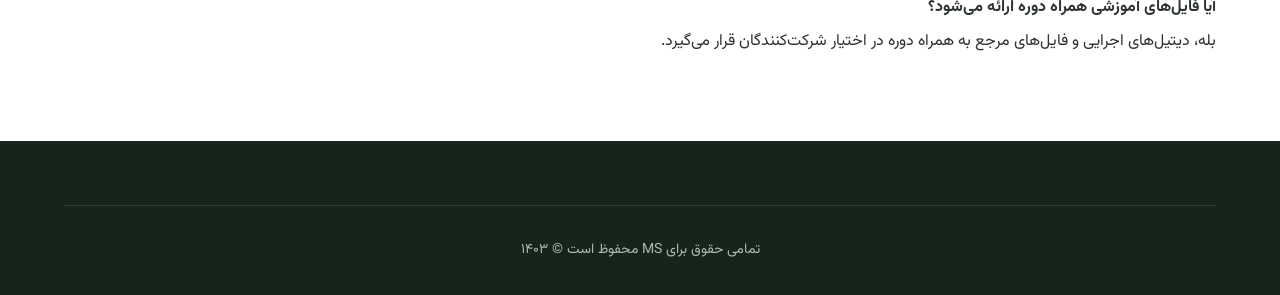
<file: course-facade-design.html>
<!DOCTYPE html>
<html lang="fa" dir="rtl">
<head>
    <meta charset="UTF-8">
    <meta name="viewport" content="width=device-width, initial-scale=1.0">
    <title>دوره جامع طراحی نما | آکادمی MS</title>
    <meta name="description" content="دوره آفلاین جامع طراحی نما، از کانسپت تا دیتیل اجرایی، پروژه‌محور و با نگاه اجرایی.">
    <link rel="preconnect" href="https://fonts.googleapis.com">
    <link rel="preconnect" href="https://fonts.gstatic.com" crossorigin>
    <link href="https://fonts.googleapis.com/css2?family=Vazirmatn:wght@300;400;500;600;700;800;900&display=swap" rel="stylesheet">
    <link rel="stylesheet" href="styles.css">
</head>
<body>
    <nav class="navbar" id="navbar">
        <div class="nav-container">
            <a href="index.html" class="logo">
                <span class="logo-text">MS</span>
            </a>
            <button class="mobile-menu-btn" id="mobileMenuBtn" aria-label="منو">
                <span></span><span></span><span></span>
            </button>
            <ul class="nav-links" id="navLinks">
                <li><a href="index.html">صفحه اصلی</a></li>
                <li><a href="services.html">خدمات</a></li>
                <li><a href="projects.html">پروژه‌ها</a></li>
                <li><a href="academy.html" class="active-link">آکادمی</a></li>
                <li><a href="articles.html">مقالات</a></li>
                <li><a href="about.html">درباره من</a></li>
                <li><a href="contact.html">تماس</a></li>
            </ul>
            <a href="consultation.html" class="nav-cta-btn">درخواست مشاوره پروژه</a>
        </div>
    </nav>

    <section class="course-hero">
        <div class="container">
            <span class="course-badge">در حال آماده‌سازی — ثبت‌نام در لیست انتظار</span>
            <h1>دوره جامع طراحی نما</h1>
            <p>آموزش پروژه‌محور طراحی نما، از ایده و کانسپت تا دیتیل اجرایی و اجرای قابل ساخت</p>
            <a href="#waitlist" class="btn btn-accent">ثبت‌نام در لیست انتظار</a>
        </div>
    </section>

    <section class="course-detail">
        <div class="container course-detail-grid">
            <div class="course-detail-main">

                <h2>این دوره برای چه کسانی مناسب است؟</h2>
                <p>معماران تازه‌کار، دانشجویان معماری و علاقه‌مندانی که می‌خواهند طراحی نما را نه فقط از منظر زیبایی‌شناسی، بلکه با نگاه اجرایی و قابل ساخت یاد بگیرند.</p>

                <h2>این دوره برای چه کسانی مناسب نیست؟</h2>
                <p>افرادی که فقط دنبال آموزش نرم‌افزار رندرینگ هستند و به مباحث اجرایی، متریال و سازه نما علاقه‌ای ندارند.</p>

                <h2>خروجی نهایی دوره</h2>
                <p>در پایان دوره، شرکت‌کننده توانایی طراحی یک نمای کامل از کانسپت تا دیتیل اجرایی و ارائه آن به کارفرما یا پیمانکار را خواهد داشت.</p>

                <h2>سرفصل‌های دوره</h2>
                <ul class="course-syllabus">
                    <li>مبانی کانسپت و فرم در طراحی نما</li>
                    <li>اصول ترکیب متریال و رنگ</li>
                    <li>طراحی نما با نگاه سازه‌ای و اجرایی</li>
                    <li>دیتیل‌های اجرایی رایج (سنگ، شیشه، کامپوزیت)</li>
                    <li>بودجه‌بندی و انتخاب متریال بر اساس هزینه</li>
                    <li>آماده‌سازی نقشه‌های فنی برای پیمانکار</li>
                    <li>بررسی و نقد پروژه‌های واقعی</li>
                    <li>پروژه نهایی و ارائه به گروه</li>
                </ul>

                <h2>سابقه من به‌عنوان مدرس</h2>
                <p>حدود ۵ سال تجربه اجرایی در طراحی و اجرای نما و ۲ سال سابقه تدریس تخصصی طراحی نما در آکادمی معماری.</p>

                <h2>سوالات متداول</h2>
                <div class="faq-item">
                    <h4>آیا این دوره آنلاین است یا حضوری؟</h4>
                    <p>دوره به‌صورت آفلاین ضبط می‌شود و شرکت‌کنندگان می‌توانند با زمان‌بندی خودشان پیش بروند.</p>
                </div>
                <div class="faq-item">
                    <h4>آیا پشتیبانی بعد از دوره وجود دارد؟</h4>
                    <p>بله، پرسش و پاسخ اختصاصی برای شرکت‌کنندگان دوره در نظر گرفته شده است.</p>
                </div>
                <div class="faq-item">
                    <h4>آیا فایل‌های آموزشی همراه دوره ارائه می‌شود؟</h4>
                    <p>بله، دیتیل‌های اجرایی و فایل‌های مرجع به همراه دوره در اختیار شرکت‌کنندگان قرار می‌گیرد.</p>
                </div>

            </div>

            <aside class="course-sidebar" id="waitlist">
                <div class="course-sidebar-card">
                    <h3>ثبت‌نام در لیست انتظار</h3>
                    <ul class="course-sidebar-meta">
                        <li><span>تعداد جلسات</span><strong>۱۲ جلسه</strong></li>
                        <li><span>نوع دوره</span><strong>آفلاین</strong></li>
                        <li><span>وضعیت</span><strong>در حال آماده‌سازی</strong></li>
                        <li><span>قیمت</span><strong>به‌زودی اعلام می‌شود</strong></li>
                    </ul>
                    <form class="waitlist-form">
                        <div class="form-group">
                            <label for="wl-name">نام و نام خانوادگی</label>
                            <input type="text" id="wl-name" name="name" required>
                        </div>
                        <div class="form-group">
                            <label for="wl-phone">شماره تماس</label>
                            <input type="tel" id="wl-phone" name="phone" required>
                        </div>
                        <button type="submit" class="btn btn-primary btn-full">ثبت‌نام در لیست انتظار</button>
                    </form>
                    <p class="course-sidebar-note">با ثبت‌نام، اولین نفراتی خواهید بود که از زمان دقیق شروع دوره و قیمت نهایی مطلع می‌شوید.</p>
                </div>
            </aside>
        </div>
    </section>

    <footer class="footer">
        <div class="container">
            <div class="footer-bottom"><p>تمامی حقوق برای MS محفوظ است © ۱۴۰۳</p></div>
        </div>
    </footer>

    <a href="https://wa.me/989123456789" class="floating-whatsapp" target="_blank" aria-label="تماس در واتساپ">
        <svg width="28" height="28" viewBox="0 0 24 24" fill="currentColor">
            <path d="M17.472 14.382c-.297-.149-1.758-.867-2.03-.967-.273-.099-.471-.148-.67.15-.197.297-.767.966-.94 1.164-.173.199-.347.223-.644.075-.297-.15-1.255-.463-2.39-1.475-.883-.788-1.48-1.761-1.653-2.059-.173-.297-.018-.458.13-.606.134-.133.298-.347.446-.52.149-.174.198-.298.298-.497.099-.198.05-.371-.025-.52-.075-.149-.669-1.612-.916-2.207-.242-.579-.487-.5-.669-.51-.173-.008-.371-.01-.57-.01-.198 0-.52.074-.792.372-.272.297-1.04 1.016-1.04 2.479 0 1.462 1.065 2.875 1.213 3.074.149.198 2.096 3.2 5.077 4.487.709.306 1.262.489 1.694.625.712.227 1.36.195 1.871.118.571-.085 1.758-.719 2.006-1.413.248-.694.248-1.289.173-1.413-.074-.124-.272-.198-.57-.347m-5.421 7.403h-.004a9.87 9.87 0 01-5.031-1.378l-.361-.214-3.741.982.998-3.648-.235-.374a9.86 9.86 0 01-1.51-5.26c.001-5.45 4.436-9.884 9.888-9.884 2.64 0 5.122 1.03 6.988 2.898a9.825 9.825 0 012.893 6.994c-.003 5.45-4.437 9.884-9.885 9.884m8.413-18.297A11.815 11.815 0 0012.05 0C5.495 0 .16 5.335.157 11.892c0 2.096.547 4.142 1.588 5.945L.057 24l6.305-1.654a11.882 11.882 0 005.683 1.448h.005c6.554 0 11.89-5.335 11.893-11.893a11.821 11.821 0 00-3.48-8.413z"/>
        </svg>
    </a>

    <script src="script.js"></script>
    <script>
        document.querySelector('.waitlist-form')?.addEventListener('submit', function(e){
            e.preventDefault();
            alert('ثبت‌نام شما دریافت شد. به محض اعلام زمان دوره با شما تماس می‌گیریم.');
            this.reset();
        });
    </script>
</body>
</html>
</file>
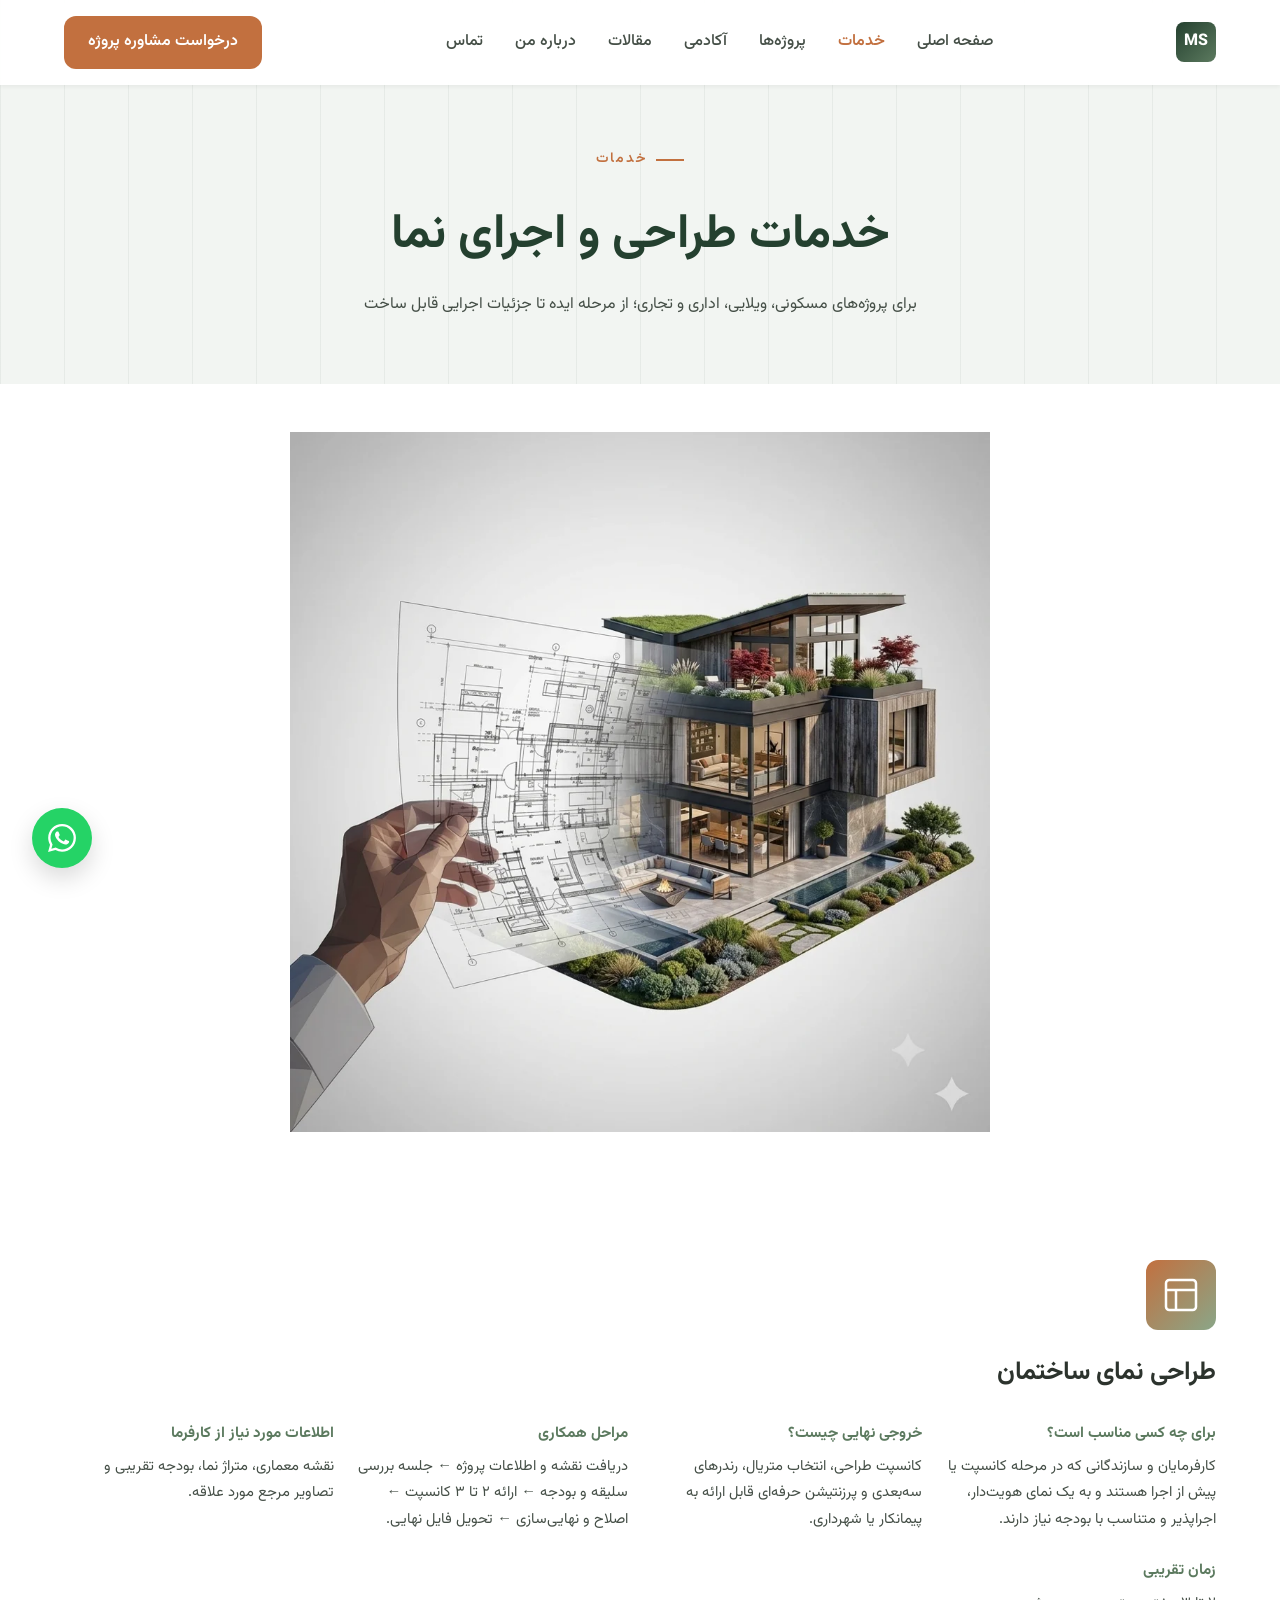
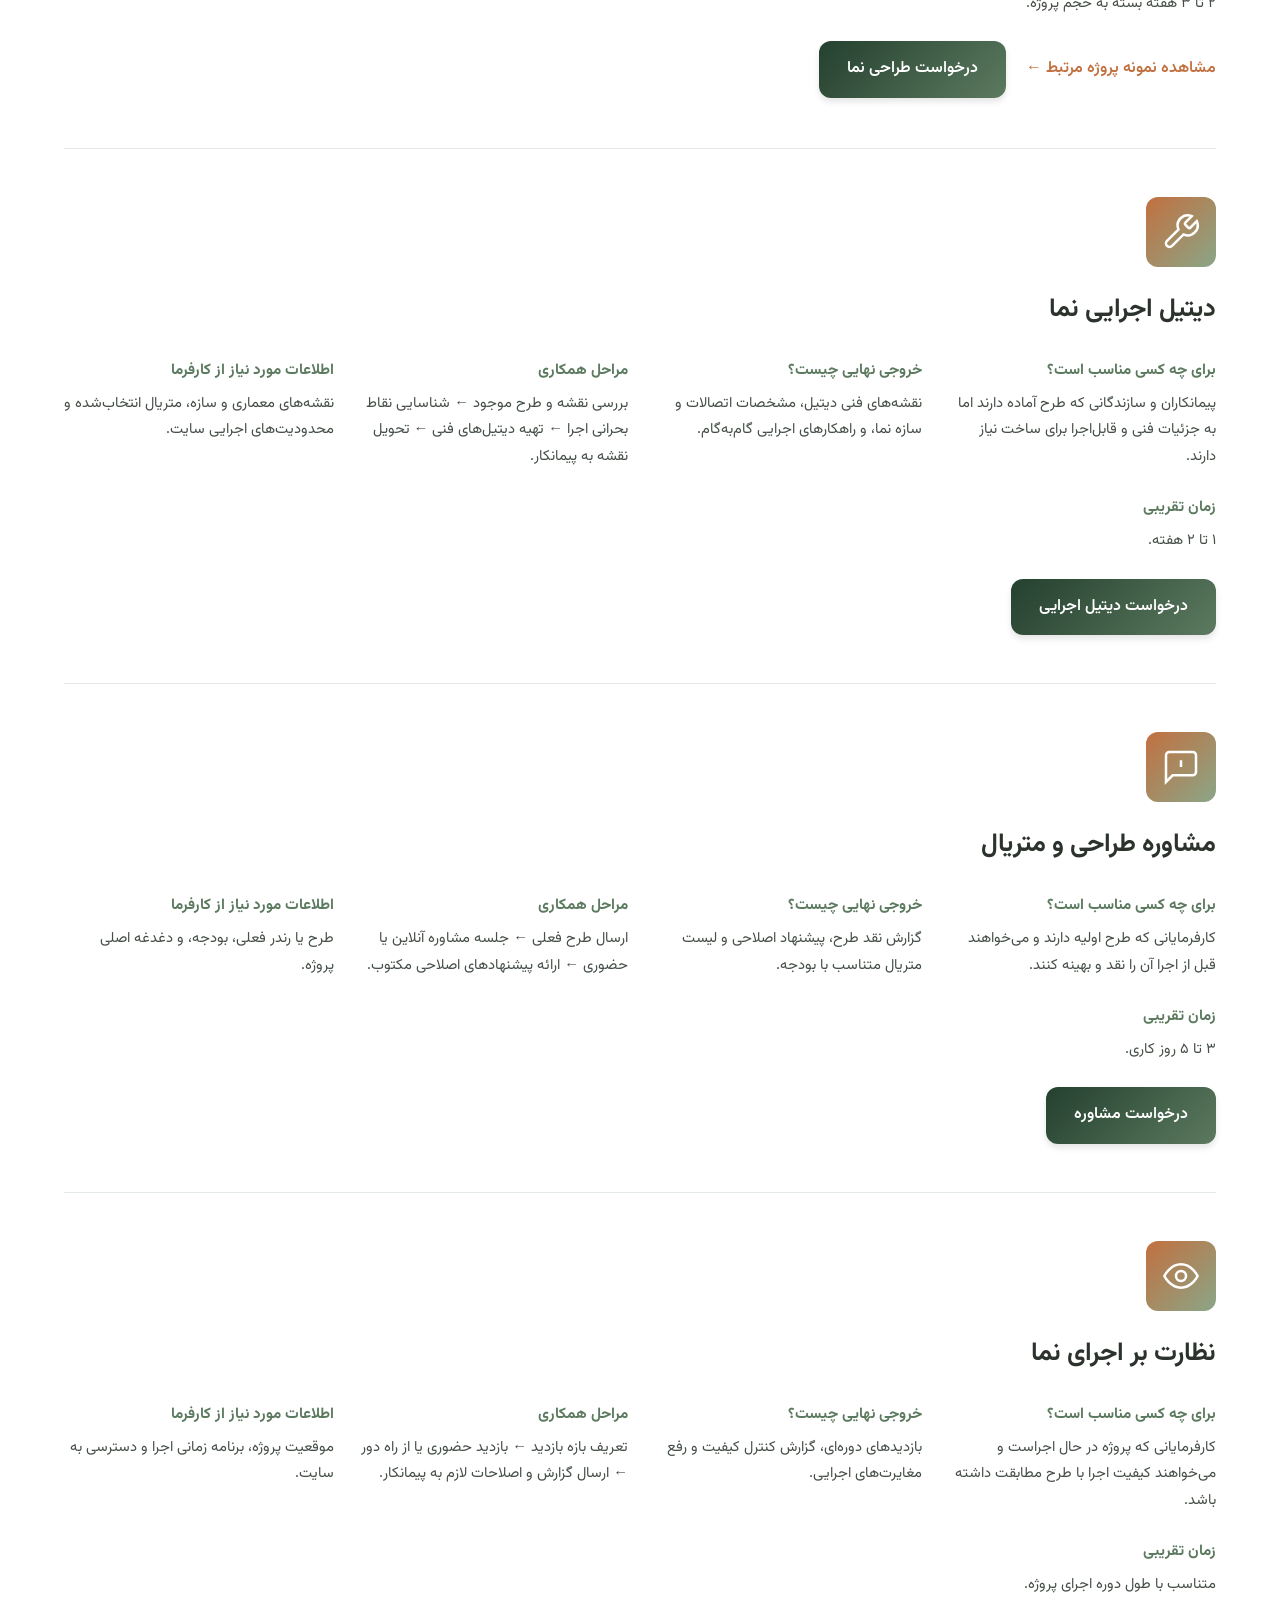
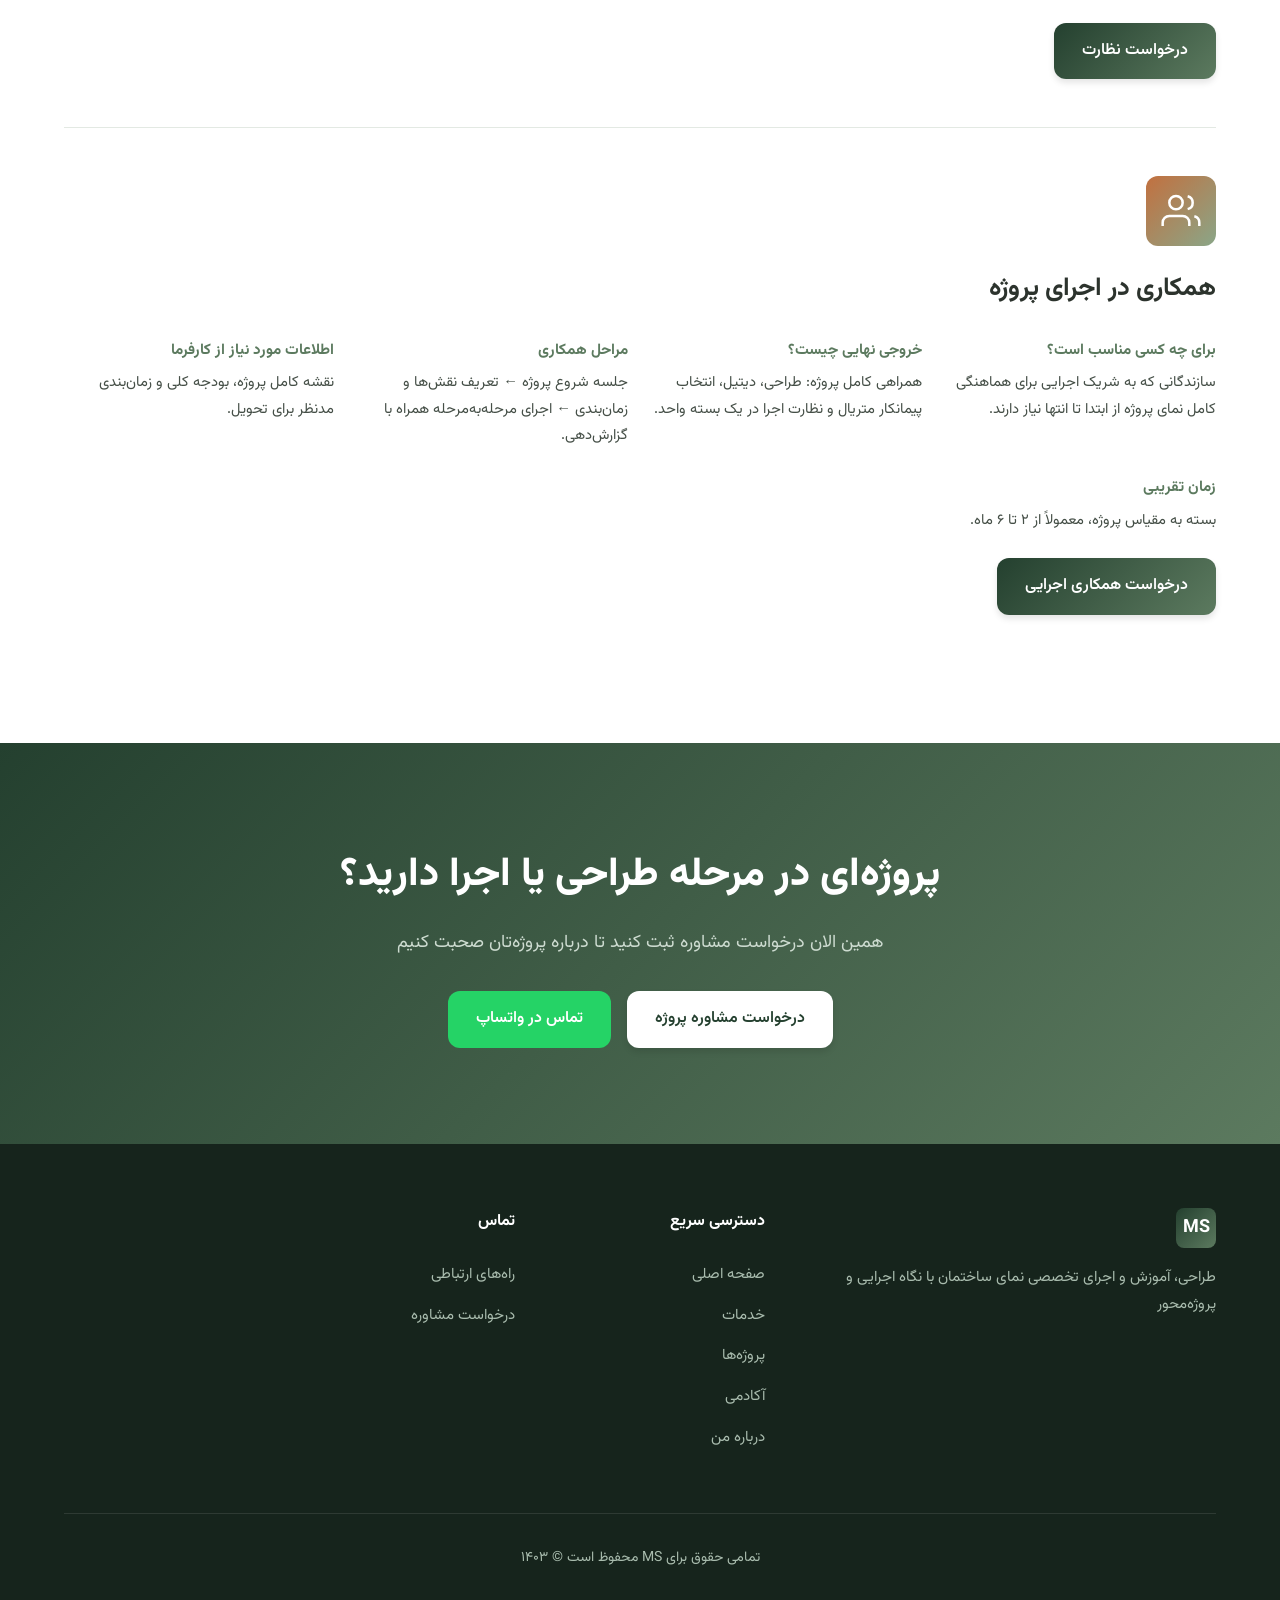
<file: services.html>
<!DOCTYPE html>
<html lang="fa" dir="rtl">
<head>
    <meta charset="UTF-8">
    <meta name="viewport" content="width=device-width, initial-scale=1.0">
    <title>خدمات طراحی و اجرای نما | MS</title>
    <meta name="description" content="طراحی نما، دیتیل اجرایی، مشاوره و نظارت بر اجرا برای پروژه‌های مسکونی، ویلایی، اداری و تجاری.">
    <link rel="preconnect" href="https://fonts.googleapis.com">
    <link rel="preconnect" href="https://fonts.gstatic.com" crossorigin>
    <link href="https://fonts.googleapis.com/css2?family=Vazirmatn:wght@300;400;500;600;700;800;900&display=swap" rel="stylesheet">
    <link rel="stylesheet" href="styles.css">
</head>
<body>
    <!-- Navigation -->
    <nav class="navbar" id="navbar">
        <div class="nav-container">
            <a href="index.html" class="logo">
                <span class="logo-text">MS</span>
            </a>
            <button class="mobile-menu-btn" id="mobileMenuBtn" aria-label="منو">
                <span></span><span></span><span></span>
            </button>
            <ul class="nav-links" id="navLinks">
                <li><a href="index.html">صفحه اصلی</a></li>
                <li><a href="services.html" class="active-link">خدمات</a></li>
                <li><a href="projects.html">پروژه‌ها</a></li>
                <li><a href="academy.html">آکادمی</a></li>
                <li><a href="articles.html">مقالات</a></li>
                <li><a href="about.html">درباره من</a></li>
                <li><a href="contact.html">تماس</a></li>
            </ul>
            <a href="consultation.html" class="nav-cta-btn">درخواست مشاوره پروژه</a>
        </div>
    </nav>

    <!-- Page Header -->
    <section class="page-header">
        <div class="container">
            <span class="section-label-light">خدمات</span>
            <h1>خدمات طراحی و اجرای نما</h1>
            <p>برای پروژه‌های مسکونی، ویلایی، اداری و تجاری؛ از مرحله ایده تا جزئیات اجرایی قابل ساخت</p>
        </div>
    </section>

    <!-- From blueprint to built -->
    <section class="services-intro-image">
        <div class="container">
            <img src="images/about-blueprint.webp" alt="از نقشه تا اجرا">
        </div>
    </section>

    <!-- Services Detail -->
    <section class="services-detail">
        <div class="container">

            <div class="service-detail-block" id="facade-design">
                <div class="service-detail-icon">
                    <svg width="40" height="40" viewBox="0 0 24 24" fill="none" stroke="currentColor" stroke-width="1.5">
                        <rect x="3" y="3" width="18" height="18" rx="2" ry="2"></rect>
                        <path d="M3 9h18"></path><path d="M9 21V9"></path>
                    </svg>
                </div>
                <h2>طراحی نمای ساختمان</h2>
                <div class="service-detail-grid">
                    <div>
                        <h4>برای چه کسی مناسب است؟</h4>
                        <p>کارفرمایان و سازندگانی که در مرحله کانسپت یا پیش از اجرا هستند و به یک نمای هویت‌دار، اجراپذیر و متناسب با بودجه نیاز دارند.</p>
                    </div>
                    <div>
                        <h4>خروجی نهایی چیست؟</h4>
                        <p>کانسپت طراحی، انتخاب متریال، رندرهای سه‌بعدی و پرزنتیشن حرفه‌ای قابل ارائه به پیمانکار یا شهرداری.</p>
                    </div>
                    <div>
                        <h4>مراحل همکاری</h4>
                        <p>دریافت نقشه و اطلاعات پروژه ← جلسه بررسی سلیقه و بودجه ← ارائه ۲ تا ۳ کانسپت ← اصلاح و نهایی‌سازی ← تحویل فایل نهایی.</p>
                    </div>
                    <div>
                        <h4>اطلاعات مورد نیاز از کارفرما</h4>
                        <p>نقشه معماری، متراژ نما، بودجه تقریبی و تصاویر مرجع مورد علاقه.</p>
                    </div>
                    <div>
                        <h4>زمان تقریبی</h4>
                        <p>۲ تا ۳ هفته بسته به حجم پروژه.</p>
                    </div>
                </div>
                <a href="projects.html" class="service-detail-link">مشاهده نمونه پروژه مرتبط ←</a>
                <a href="consultation.html" class="btn btn-primary">درخواست طراحی نما</a>
            </div>

            <div class="service-detail-block" id="facade-detail">
                <div class="service-detail-icon">
                    <svg width="40" height="40" viewBox="0 0 24 24" fill="none" stroke="currentColor" stroke-width="1.5">
                        <path d="M14.7 6.3a1 1 0 000 1.4l1.6 1.6a1 1 0 001.4 0l3.77-3.77a6 6 0 01-7.94 7.94l-6.91 6.91a2.12 2.12 0 01-3-3l6.91-6.91a6 6 0 017.94-7.94l-3.76 3.76z"></path>
                    </svg>
                </div>
                <h2>دیتیل اجرایی نما</h2>
                <div class="service-detail-grid">
                    <div>
                        <h4>برای چه کسی مناسب است؟</h4>
                        <p>پیمانکاران و سازندگانی که طرح آماده دارند اما به جزئیات فنی و قابل‌اجرا برای ساخت نیاز دارند.</p>
                    </div>
                    <div>
                        <h4>خروجی نهایی چیست؟</h4>
                        <p>نقشه‌های فنی دیتیل، مشخصات اتصالات و سازه نما، و راهکارهای اجرایی گام‌به‌گام.</p>
                    </div>
                    <div>
                        <h4>مراحل همکاری</h4>
                        <p>بررسی نقشه و طرح موجود ← شناسایی نقاط بحرانی اجرا ← تهیه دیتیل‌های فنی ← تحویل نقشه به پیمانکار.</p>
                    </div>
                    <div>
                        <h4>اطلاعات مورد نیاز از کارفرما</h4>
                        <p>نقشه‌های معماری و سازه، متریال انتخاب‌شده و محدودیت‌های اجرایی سایت.</p>
                    </div>
                    <div>
                        <h4>زمان تقریبی</h4>
                        <p>۱ تا ۲ هفته.</p>
                    </div>
                </div>
                <a href="consultation.html" class="btn btn-primary">درخواست دیتیل اجرایی</a>
            </div>

            <div class="service-detail-block" id="consulting">
                <div class="service-detail-icon">
                    <svg width="40" height="40" viewBox="0 0 24 24" fill="none" stroke="currentColor" stroke-width="1.5">
                        <path d="M21 15a2 2 0 01-2 2H7l-4 4V5a2 2 0 012-2h14a2 2 0 012 2v10z"></path>
                        <path d="M12 8v4m0 4h.01"></path>
                    </svg>
                </div>
                <h2>مشاوره طراحی و متریال</h2>
                <div class="service-detail-grid">
                    <div>
                        <h4>برای چه کسی مناسب است؟</h4>
                        <p>کارفرمایانی که طرح اولیه دارند و می‌خواهند قبل از اجرا آن را نقد و بهینه کنند.</p>
                    </div>
                    <div>
                        <h4>خروجی نهایی چیست؟</h4>
                        <p>گزارش نقد طرح، پیشنهاد اصلاحی و لیست متریال متناسب با بودجه.</p>
                    </div>
                    <div>
                        <h4>مراحل همکاری</h4>
                        <p>ارسال طرح فعلی ← جلسه مشاوره آنلاین یا حضوری ← ارائه پیشنهادهای اصلاحی مکتوب.</p>
                    </div>
                    <div>
                        <h4>اطلاعات مورد نیاز از کارفرما</h4>
                        <p>طرح یا رندر فعلی، بودجه، و دغدغه اصلی پروژه.</p>
                    </div>
                    <div>
                        <h4>زمان تقریبی</h4>
                        <p>۳ تا ۵ روز کاری.</p>
                    </div>
                </div>
                <a href="consultation.html" class="btn btn-primary">درخواست مشاوره</a>
            </div>

            <div class="service-detail-block" id="supervision">
                <div class="service-detail-icon">
                    <svg width="40" height="40" viewBox="0 0 24 24" fill="none" stroke="currentColor" stroke-width="1.5">
                        <circle cx="12" cy="12" r="3"></circle>
                        <path d="M2 12s3.5-7 10-7 10 7 10 7-3.5 7-10 7-10-7-10-7z"></path>
                    </svg>
                </div>
                <h2>نظارت بر اجرای نما</h2>
                <div class="service-detail-grid">
                    <div>
                        <h4>برای چه کسی مناسب است؟</h4>
                        <p>کارفرمایانی که پروژه در حال اجراست و می‌خواهند کیفیت اجرا با طرح مطابقت داشته باشد.</p>
                    </div>
                    <div>
                        <h4>خروجی نهایی چیست؟</h4>
                        <p>بازدیدهای دوره‌ای، گزارش کنترل کیفیت و رفع مغایرت‌های اجرایی.</p>
                    </div>
                    <div>
                        <h4>مراحل همکاری</h4>
                        <p>تعریف بازه بازدید ← بازدید حضوری یا از راه دور ← ارسال گزارش و اصلاحات لازم به پیمانکار.</p>
                    </div>
                    <div>
                        <h4>اطلاعات مورد نیاز از کارفرما</h4>
                        <p>موقعیت پروژه، برنامه زمانی اجرا و دسترسی به سایت.</p>
                    </div>
                    <div>
                        <h4>زمان تقریبی</h4>
                        <p>متناسب با طول دوره اجرای پروژه.</p>
                    </div>
                </div>
                <a href="consultation.html" class="btn btn-primary">درخواست نظارت</a>
            </div>

            <div class="service-detail-block" id="execution-partnership">
                <div class="service-detail-icon">
                    <svg width="40" height="40" viewBox="0 0 24 24" fill="none" stroke="currentColor" stroke-width="1.5">
                        <path d="M17 21v-2a4 4 0 00-4-4H5a4 4 0 00-4 4v2"></path>
                        <circle cx="9" cy="7" r="4"></circle>
                        <path d="M23 21v-2a4 4 0 00-3-3.87"></path>
                        <path d="M16 3.13a4 4 0 010 7.75"></path>
                    </svg>
                </div>
                <h2>همکاری در اجرای پروژه</h2>
                <div class="service-detail-grid">
                    <div>
                        <h4>برای چه کسی مناسب است؟</h4>
                        <p>سازندگانی که به شریک اجرایی برای هماهنگی کامل نمای پروژه از ابتدا تا انتها نیاز دارند.</p>
                    </div>
                    <div>
                        <h4>خروجی نهایی چیست؟</h4>
                        <p>همراهی کامل پروژه: طراحی، دیتیل، انتخاب پیمانکار متریال و نظارت اجرا در یک بسته واحد.</p>
                    </div>
                    <div>
                        <h4>مراحل همکاری</h4>
                        <p>جلسه شروع پروژه ← تعریف نقش‌ها و زمان‌بندی ← اجرای مرحله‌به‌مرحله همراه با گزارش‌دهی.</p>
                    </div>
                    <div>
                        <h4>اطلاعات مورد نیاز از کارفرما</h4>
                        <p>نقشه کامل پروژه، بودجه کلی و زمان‌بندی مدنظر برای تحویل.</p>
                    </div>
                    <div>
                        <h4>زمان تقریبی</h4>
                        <p>بسته به مقیاس پروژه، معمولاً از ۲ تا ۶ ماه.</p>
                    </div>
                </div>
                <a href="consultation.html" class="btn btn-primary">درخواست همکاری اجرایی</a>
            </div>

        </div>
    </section>

    <!-- Final CTA -->
    <section class="final-cta">
        <div class="container">
            <div class="final-cta-content">
                <h2>پروژه‌ای در مرحله طراحی یا اجرا دارید؟</h2>
                <p>همین الان درخواست مشاوره ثبت کنید تا درباره پروژه‌تان صحبت کنیم</p>
                <div class="final-cta-buttons">
                    <a href="consultation.html" class="btn btn-white">درخواست مشاوره پروژه</a>
                    <a href="https://wa.me/989123456789" class="btn btn-whatsapp" target="_blank">تماس در واتساپ</a>
                </div>
            </div>
        </div>
    </section>

    <!-- Footer -->
    <footer class="footer">
        <div class="container">
            <div class="footer-grid">
                <div class="footer-brand">
                    <div class="footer-logo">
                        <span class="logo-text">MS</span>
                    </div>
                    <p>طراحی، آموزش و اجرای تخصصی نمای ساختمان با نگاه اجرایی و پروژه‌محور</p>
                </div>
                <div class="footer-links">
                    <h4>دسترسی سریع</h4>
                    <ul>
                        <li><a href="index.html">صفحه اصلی</a></li>
                        <li><a href="services.html">خدمات</a></li>
                        <li><a href="projects.html">پروژه‌ها</a></li>
                        <li><a href="academy.html">آکادمی</a></li>
                        <li><a href="about.html">درباره من</a></li>
                    </ul>
                </div>
                <div class="footer-links">
                    <h4>تماس</h4>
                    <ul>
                        <li><a href="contact.html">راه‌های ارتباطی</a></li>
                        <li><a href="consultation.html">درخواست مشاوره</a></li>
                    </ul>
                </div>
            </div>
            <div class="footer-bottom">
                <p>تمامی حقوق برای MS محفوظ است © ۱۴۰۳</p>
            </div>
        </div>
    </footer>

    <a href="https://wa.me/989123456789" class="floating-whatsapp" target="_blank" aria-label="تماس در واتساپ">
        <svg width="28" height="28" viewBox="0 0 24 24" fill="currentColor">
            <path d="M17.472 14.382c-.297-.149-1.758-.867-2.03-.967-.273-.099-.471-.148-.67.15-.197.297-.767.966-.94 1.164-.173.199-.347.223-.644.075-.297-.15-1.255-.463-2.39-1.475-.883-.788-1.48-1.761-1.653-2.059-.173-.297-.018-.458.13-.606.134-.133.298-.347.446-.52.149-.174.198-.298.298-.497.099-.198.05-.371-.025-.52-.075-.149-.669-1.612-.916-2.207-.242-.579-.487-.5-.669-.51-.173-.008-.371-.01-.57-.01-.198 0-.52.074-.792.372-.272.297-1.04 1.016-1.04 2.479 0 1.462 1.065 2.875 1.213 3.074.149.198 2.096 3.2 5.077 4.487.709.306 1.262.489 1.694.625.712.227 1.36.195 1.871.118.571-.085 1.758-.719 2.006-1.413.248-.694.248-1.289.173-1.413-.074-.124-.272-.198-.57-.347m-5.421 7.403h-.004a9.87 9.87 0 01-5.031-1.378l-.361-.214-3.741.982.998-3.648-.235-.374a9.86 9.86 0 01-1.51-5.26c.001-5.45 4.436-9.884 9.888-9.884 2.64 0 5.122 1.03 6.988 2.898a9.825 9.825 0 012.893 6.994c-.003 5.45-4.437 9.884-9.885 9.884m8.413-18.297A11.815 11.815 0 0012.05 0C5.495 0 .16 5.335.157 11.892c0 2.096.547 4.142 1.588 5.945L.057 24l6.305-1.654a11.882 11.882 0 005.683 1.448h.005c6.554 0 11.89-5.335 11.893-11.893a11.821 11.821 0 00-3.48-8.413z"/>
        </svg>
    </a>

    <script src="script.js"></script>
</body>
</html>
</file>
<file: styles.css>
/* ==============================================
   Architecture Website
   Modern, Professional, RTL Design
   ============================================== */

/* CSS Variables — green-tonal architectural palette on warm stone background, per reference brief */
:root {
    --primary: #24402f;
    --primary-light: #2f5039;
    --secondary: #c2703f;
    --accent: #5c7a5f;
    --accent-light: #8aa688;
    --dark: #16241c;
    --light: #ffffff;
    --gray-100: #f2f5f2;
    --gray-200: #e3e9e3;
    --gray-300: #cddbd0;
    --gray-400: #a9bcae;
    --gray-500: #7f9385;
    --gray-600: #5f7264;
    --gray-700: #454f47;
    --gray-800: #2c332d;
    --gray-900: #1b201c;
    --gradient-primary: linear-gradient(135deg, var(--primary) 0%, var(--accent) 100%);
    --gradient-accent: linear-gradient(135deg, var(--secondary) 0%, var(--accent-light) 100%);
    --gradient-dark: linear-gradient(180deg, rgba(22, 36, 28, 0.95) 0%, rgba(16, 26, 20, 0.98) 100%);
    --shadow-sm: 0 2px 4px rgba(0, 0, 0, 0.05);
    --shadow-md: 0 4px 6px rgba(0, 0, 0, 0.1);
    --shadow-lg: 0 10px 25px rgba(0, 0, 0, 0.15);
    --shadow-xl: 0 20px 40px rgba(0, 0, 0, 0.2);
    --border-radius-sm: 8px;
    --border-radius-md: 12px;
    --border-radius-lg: 20px;
    --border-radius-xl: 30px;
    --transition-fast: 0.2s ease;
    --transition-normal: 0.3s ease;
    --transition-slow: 0.5s ease;
}

/* Reset & Base Styles */
*, *::before, *::after {
    margin: 0;
    padding: 0;
    box-sizing: border-box;
}

html {
    scroll-behavior: smooth;
    font-size: 16px;
}

body {
    font-family: 'Vazirmatn', -apple-system, BlinkMacSystemFont, 'Segoe UI', Roboto, sans-serif;
    font-size: 1rem;
    line-height: 1.8;
    color: var(--gray-800);
    background-color: var(--light);
    direction: rtl;
    overflow-x: hidden;
}

img {
    max-width: 100%;
    height: auto;
    display: block;
}

a {
    text-decoration: none;
    color: inherit;
    transition: var(--transition-normal);
}

ul {
    list-style: none;
}

button {
    font-family: inherit;
    cursor: pointer;
    border: none;
    background: none;
}

input, textarea, select {
    font-family: inherit;
    font-size: 1rem;
}

/* Container */
.container {
    width: 100%;
    max-width: 1200px;
    margin: 0 auto;
    padding: 0 1.5rem;
}

/* Typography */
.section-label,
.section-label-light {
    display: inline-flex;
    align-items: center;
    gap: 0.6rem;
    font-size: 0.875rem;
    font-weight: 600;
    color: var(--secondary);
    text-transform: uppercase;
    letter-spacing: 2px;
    margin-bottom: 0.5rem;
}

.section-label::before,
.section-label-light::before {
    content: '';
    display: inline-block;
    width: 28px;
    height: 2px;
    background: currentColor;
}

.section-title {
    font-size: clamp(1.75rem, 4vw, 2.5rem);
    font-weight: 800;
    color: var(--primary);
    margin-bottom: 1rem;
    line-height: 1.3;
}

.section-subtitle {
    font-size: 1.125rem;
    color: var(--gray-600);
    max-width: 600px;
    margin: 0 auto 3rem;
}

/* Buttons */
.btn {
    display: inline-flex;
    align-items: center;
    justify-content: center;
    gap: 0.5rem;
    padding: 0.875rem 1.75rem;
    font-size: 1rem;
    font-weight: 600;
    border-radius: var(--border-radius-md);
    transition: var(--transition-normal);
    white-space: nowrap;
}

.btn-primary {
    background: var(--gradient-primary);
    color: var(--light);
    box-shadow: var(--shadow-md);
}

.btn-primary:hover {
    transform: translateY(-2px);
    box-shadow: var(--shadow-lg);
}

.btn-secondary {
    background: var(--light);
    color: var(--primary);
    border: 2px solid var(--primary);
}

.btn-secondary:hover {
    background: var(--primary);
    color: var(--light);
}

.btn-accent {
    background: var(--gradient-accent);
    color: var(--light);
    box-shadow: var(--shadow-md);
}

.btn-accent:hover {
    transform: translateY(-2px);
    box-shadow: var(--shadow-lg);
}

.btn-outline {
    background: transparent;
    color: var(--primary);
    border: 2px solid var(--primary);
}

.btn-outline:hover {
    background: var(--primary);
    color: var(--light);
}

.btn-white {
    background: var(--light);
    color: var(--primary);
    box-shadow: var(--shadow-md);
}

.btn-white:hover {
    transform: translateY(-2px);
    box-shadow: var(--shadow-lg);
}

.btn-whatsapp {
    background: #25D366;
    color: var(--light);
}

.btn-whatsapp:hover {
    background: #128C7E;
}

.btn-full {
    width: 100%;
}

.btn-sm {
    padding: 0.5rem 1rem;
    font-size: 0.875rem;
}

/* ==============================================
   NAVIGATION
   ============================================== */
.navbar {
    position: fixed;
    top: 0;
    left: 0;
    right: 0;
    z-index: 1000;
    background: rgba(255, 255, 255, 0.95);
    backdrop-filter: blur(10px);
    box-shadow: var(--shadow-sm);
    transition: var(--transition-normal);
}

.navbar.scrolled {
    box-shadow: var(--shadow-md);
}

.nav-container {
    display: flex;
    align-items: center;
    justify-content: space-between;
    max-width: 1200px;
    margin: 0 auto;
    padding: 1rem 1.5rem;
}

.logo {
    display: flex;
    align-items: center;
    gap: 0.75rem;
}

.logo-text {
    display: flex;
    align-items: center;
    justify-content: center;
    width: 40px;
    height: 40px;
    background: var(--gradient-primary);
    color: var(--light);
    font-weight: 800;
    font-size: 1rem;
    border-radius: var(--border-radius-sm);
}

.logo-full {
    font-weight: 700;
    font-size: 1.125rem;
    color: var(--primary);
}

.nav-links {
    display: flex;
    align-items: center;
    gap: 2rem;
}

.nav-links a {
    font-weight: 500;
    color: var(--gray-700);
    position: relative;
}

.nav-links a::after {
    content: '';
    position: absolute;
    bottom: -4px;
    right: 0;
    width: 0;
    height: 2px;
    background: var(--secondary);
    transition: var(--transition-normal);
}

.nav-links a:hover::after {
    width: 100%;
}

.nav-cta-btn {
    background: var(--secondary);
    color: var(--light);
    padding: 0.75rem 1.5rem;
    border-radius: var(--border-radius-md);
    font-weight: 600;
    transition: var(--transition-normal);
}

.nav-cta-btn:hover {
    background: #d63a54;
    transform: translateY(-2px);
}

.mobile-menu-btn {
    display: none;
    flex-direction: column;
    gap: 5px;
    padding: 0.5rem;
}

.mobile-menu-btn span {
    display: block;
    width: 25px;
    height: 3px;
    background: var(--primary);
    border-radius: 2px;
    transition: var(--transition-normal);
}

/* ==============================================
   HERO SECTION
   ============================================== */
.hero {
    position: relative;
    min-height: 88vh;
    display: flex;
    align-items: center;
    background: var(--light);
    overflow: hidden;
    padding: 7rem 0 3rem;
}

.page-header::before,
.course-hero::before,
.article-hero::before {
    content: '';
    position: absolute;
    inset: 0;
    background-image: repeating-linear-gradient(90deg, rgba(36,64,47,0.06) 0 1px, transparent 1px 64px);
    pointer-events: none;
}

.hero-split {
    display: grid;
    grid-template-columns: 1fr 1fr;
    gap: 3rem;
    align-items: center;
}

.hero-image {
    border-radius: var(--border-radius-lg);
    overflow: hidden;
}

.hero-image img {
    width: 100%;
    height: auto;
    display: block;
}

.hero-content {
    position: relative;
    z-index: 10;
    text-align: right;
    animation: fadeInUp 1s ease;
}

@keyframes fadeInUp {
    from {
        opacity: 0;
        transform: translateY(30px);
    }
    to {
        opacity: 1;
        transform: translateY(0);
    }
}

.hero-eyebrow {
    display: inline-block;
    font-size: 0.9rem;
    font-weight: 600;
    letter-spacing: 3px;
    color: var(--secondary);
    text-transform: uppercase;
    margin-bottom: 1.25rem;
}

.hero-title {
    font-size: clamp(2rem, 4.5vw, 3.25rem);
    font-weight: 900;
    color: var(--primary);
    margin-bottom: 1.5rem;
    line-height: 1.25;
}

.hero-subtitle {
    font-size: clamp(1rem, 2vw, 1.2rem);
    color: var(--gray-700);
    margin: 0 0 2.5rem;
    max-width: 100%;
}

.hero-buttons {
    display: flex;
    flex-wrap: wrap;
    justify-content: flex-start;
    gap: 1rem;
}

.hero-scroll {
    display: none;
}

/* ==============================================
   ABOUT INTRO SECTION
   ============================================== */
.about-intro {
    padding: 6rem 0;
    background: var(--gray-100);
}

.about-intro-text {
    text-align: right;
}

.about-intro-text-centered {
    text-align: center;
    max-width: 720px;
    margin: 0 auto;
}

.about-intro-text .stats-grid {
    margin-top: 2rem;
}

.about-intro-image {
    position: relative;
}

.about-intro-image img {
    border-radius: var(--border-radius-lg);
    box-shadow: var(--shadow-xl);
}

.about-intro-image-border {
    position: absolute;
    top: 20px;
    right: 20px;
    width: 100%;
    height: 100%;
    border: 3px solid var(--secondary);
    border-radius: var(--border-radius-lg);
    z-index: -1;
}

.about-intro-content h2 {
    font-size: 2rem;
    font-weight: 800;
    color: var(--primary);
    margin-bottom: 1rem;
}

.about-intro-content > p {
    font-size: 1.125rem;
    color: var(--gray-600);
    margin-bottom: 2rem;
}

.stats-grid {
    display: grid;
    grid-template-columns: repeat(2, 1fr);
    gap: 1.5rem;
    margin-top: 2rem;
}

.stat-item {
    text-align: center;
    padding: 1.5rem;
    background: var(--light);
    border-radius: var(--border-radius-md);
    box-shadow: var(--shadow-sm);
}

.stat-number {
    display: block;
    font-size: 2.5rem;
    font-weight: 900;
    color: var(--secondary);
    line-height: 1;
}

.stat-label {
    display: block;
    font-size: 0.875rem;
    color: var(--gray-600);
    margin-top: 0.5rem;
}

/* ==============================================
   PATH SELECTION SECTION
   ============================================== */
.path-selection {
    padding: 6rem 0;
    background: var(--light);
}

.path-cards {
    display: grid;
    grid-template-columns: repeat(2, 1fr);
    gap: 2rem;
}

.path-card {
    padding: 3rem;
    border-radius: var(--border-radius-xl);
    text-align: center;
    transition: var(--transition-normal);
}

.path-card:hover {
    transform: translateY(-10px);
}

.path-client {
    background: linear-gradient(135deg, #f8f9fa 0%, #e9ecef 100%);
    border: 2px solid var(--gray-300);
}

.path-student {
    background: linear-gradient(135deg, #1a1a2e 0%, #0f3460 100%);
    color: var(--light);
}

.path-card-icon {
    margin-bottom: 1.5rem;
}

.path-client .path-card-icon {
    color: var(--primary);
}

.path-student .path-card-icon {
    color: var(--secondary);
}

.path-card h3 {
    font-size: 1.5rem;
    font-weight: 700;
    margin-bottom: 1rem;
}

.path-client h3 {
    color: var(--primary);
}

.path-student h3 {
    color: var(--light);
}

.path-card p {
    font-size: 1rem;
    margin-bottom: 1.5rem;
}

.path-client p {
    color: var(--gray-600);
}

.path-student p {
    color: var(--gray-300);
}

/* ==============================================
   SERVICES SECTION
   ============================================== */
.services {
    padding: 6rem 0;
    background: var(--gray-100);
}

.services-grid {
    display: grid;
    grid-template-columns: repeat(4, 1fr);
    gap: 1.5rem;
}

.service-card {
    background: var(--light);
    padding: 2rem;
    border-radius: var(--border-radius-lg);
    box-shadow: var(--shadow-md);
    transition: var(--transition-normal);
    position: relative;
    overflow: hidden;
}

.service-card::before {
    content: '';
    position: absolute;
    top: 0;
    right: 0;
    width: 4px;
    height: 0;
    background: var(--gradient-accent);
    transition: var(--transition-normal);
}

.service-card:hover::before {
    height: 100%;
}

.service-card:hover {
    transform: translateY(-5px);
    box-shadow: var(--shadow-xl);
}

.service-icon {
    display: inline-flex;
    align-items: center;
    justify-content: center;
    width: 60px;
    height: 60px;
    background: var(--gradient-primary);
    color: var(--light);
    border-radius: var(--border-radius-md);
    margin-bottom: 1.5rem;
}

.service-card h3 {
    font-size: 1.125rem;
    font-weight: 700;
    color: var(--primary);
    margin-bottom: 0.75rem;
}

.service-card > p {
    font-size: 0.9375rem;
    color: var(--gray-600);
    margin-bottom: 1rem;
}

.service-features {
    margin-bottom: 1.5rem;
}

.service-features li {
    position: relative;
    padding-right: 1.25rem;
    font-size: 0.875rem;
    color: var(--gray-600);
    margin-bottom: 0.5rem;
}

.service-features li::before {
    content: '';
    position: absolute;
    right: 0;
    top: 0.5rem;
    width: 6px;
    height: 6px;
    background: var(--secondary);
    border-radius: 50%;
}

.service-link {
    display: inline-block;
    font-weight: 600;
    color: var(--secondary);
    position: relative;
}

.service-link::after {
    content: '←';
    margin-right: 0.5rem;
    transition: var(--transition-normal);
}

.service-link:hover {
    color: var(--primary);
}

/* ==============================================
   PROJECTS SECTION
   ============================================== */
.projects {
    padding: 6rem 0;
    background: var(--light);
}

.projects-filter {
    display: flex;
    flex-wrap: wrap;
    gap: 0.75rem;
    justify-content: center;
    margin-bottom: 3rem;
}

.filter-btn {
    padding: 0.5rem 1.25rem;
    font-size: 0.9375rem;
    font-weight: 500;
    color: var(--gray-600);
    background: var(--gray-100);
    border-radius: var(--border-radius-md);
    transition: var(--transition-normal);
}

.filter-btn:hover,
.filter-btn.active {
    background: var(--primary);
    color: var(--light);
}

.projects-grid {
    display: grid;
    grid-template-columns: repeat(3, 1fr);
    gap: 2rem;
}

.project-card {
    border-radius: var(--border-radius-lg);
    overflow: hidden;
    background: var(--light);
    box-shadow: var(--shadow-md);
    transition: var(--transition-normal);
}

.project-card:hover {
    transform: translateY(-10px);
    box-shadow: var(--shadow-xl);
}

.project-image {
    position: relative;
    height: 250px;
    overflow: hidden;
}

.project-image img {
    width: 100%;
    height: 100%;
    object-fit: cover;
    transition: var(--transition-slow);
}

.project-card:hover .project-image img {
    transform: scale(1.1);
}

.project-overlay {
    position: absolute;
    inset: 0;
    background: linear-gradient(to top, rgba(0,0,0,0.7) 0%, transparent 50%);
    display: flex;
    align-items: flex-end;
    padding: 1.5rem;
    opacity: 0;
    transition: var(--transition-normal);
}

.project-card:hover .project-overlay {
    opacity: 1;
}

.project-role {
    background: var(--secondary);
    color: var(--light);
    padding: 0.25rem 0.75rem;
    border-radius: var(--border-radius-sm);
    font-size: 0.75rem;
    font-weight: 600;
}

.project-info {
    padding: 1.5rem;
}

.project-type {
    display: inline-block;
    font-size: 0.75rem;
    font-weight: 600;
    color: var(--secondary);
    text-transform: uppercase;
    letter-spacing: 1px;
    margin-bottom: 0.5rem;
}

.project-info h3 {
    font-size: 1.25rem;
    font-weight: 700;
    color: var(--primary);
    margin-bottom: 0.5rem;
}

.project-info > p {
    font-size: 0.875rem;
    color: var(--gray-600);
    margin-bottom: 1rem;
}

.project-meta {
    display: flex;
    gap: 1rem;
    font-size: 0.8125rem;
    color: var(--gray-500);
}

.projects-cta {
    text-align: center;
    margin-top: 3rem;
}

/* ==============================================
   ACADEMY SECTION
   ============================================== */
.academy {
    padding: 6rem 0;
    background: var(--primary);
    color: var(--light);
}

.academy .section-title {
    color: var(--light);
}

.academy .section-subtitle {
    color: var(--gray-400);
}

.academy-grid {
    display: grid;
    grid-template-columns: 1.5fr repeat(2, 1fr);
    gap: 2rem;
}

.course-card {
    background: var(--light);
    color: var(--gray-800);
    padding: 2rem;
    border-radius: var(--border-radius-lg);
    position: relative;
    transition: var(--transition-normal);
}

.course-card:hover {
    transform: translateY(-5px);
}

.course-featured {
    background: var(--gradient-accent);
    color: var(--light);
}

.course-badge {
    position: absolute;
    top: -10px;
    right: 20px;
    background: var(--secondary);
    color: var(--light);
    padding: 0.25rem 1rem;
    border-radius: var(--border-radius-sm);
    font-size: 0.75rem;
    font-weight: 600;
}

.course-icon {
    display: inline-flex;
    align-items: center;
    justify-content: center;
    width: 70px;
    height: 70px;
    background: var(--gradient-primary);
    color: var(--light);
    border-radius: var(--border-radius-md);
    margin-bottom: 1.5rem;
}

.course-card h3 {
    font-size: 1.375rem;
    font-weight: 700;
    margin-bottom: 0.75rem;
}

.course-description {
    font-size: 0.9375rem;
    color: var(--gray-600);
    margin-bottom: 1.5rem;
}

.course-featured .course-description {
    color: var(--gray-200);
}

.course-features {
    display: flex;
    flex-wrap: wrap;
    gap: 0.75rem;
    margin-bottom: 1.5rem;
}

.course-features span {
    background: var(--gray-100);
    color: var(--gray-700);
    padding: 0.25rem 0.75rem;
    border-radius: var(--border-radius-sm);
    font-size: 0.8125rem;
    font-weight: 500;
}

.course-featured .course-features span {
    background: rgba(255,255,255,0.2);
    color: var(--light);
}

.course-categories {
    margin-top: 4rem;
    text-align: center;
}

.course-categories h3 {
    font-size: 1.25rem;
    font-weight: 700;
    color: var(--light);
    margin-bottom: 1.5rem;
}

.category-tags {
    display: flex;
    flex-wrap: wrap;
    gap: 0.75rem;
    justify-content: center;
}

.tag {
    background: rgba(255,255,255,0.1);
    color: var(--gray-300);
    padding: 0.5rem 1rem;
    border-radius: var(--border-radius-md);
    font-size: 0.875rem;
    border: 1px solid rgba(255,255,255,0.2);
    transition: var(--transition-normal);
}

.tag:hover {
    background: var(--secondary);
    color: var(--light);
    border-color: var(--secondary);
}

/* ==============================================
   WHY SECTION
   ============================================== */
.why-section {
    padding: 6rem 0;
    background: var(--gray-100);
}

.why-grid {
    display: block;
}

.why-features {
    display: grid;
    grid-template-columns: repeat(2, 1fr);
    gap: 2rem;
}

@media (max-width: 768px) {
    .why-features {
        grid-template-columns: 1fr;
    }
}

.why-content h2 {
    font-size: 2rem;
    font-weight: 800;
    color: var(--primary);
    margin-bottom: 1rem;
}

.why-intro {
    font-size: 1.125rem;
    color: var(--gray-600);
    margin-bottom: 2rem;
}

.why-feature {
    display: flex;
    gap: 1rem;
}

.why-feature-icon {
    flex-shrink: 0;
    width: 48px;
    height: 48px;
    background: var(--gradient-accent);
    color: var(--light);
    display: flex;
    align-items: center;
    justify-content: center;
    border-radius: var(--border-radius-md);
}

.why-feature-text h4 {
    font-size: 1rem;
    font-weight: 700;
    color: var(--primary);
    margin-bottom: 0.25rem;
}

.why-feature-text p {
    font-size: 0.9375rem;
    color: var(--gray-600);
}

.why-image {
    position: relative;
}

.why-image img {
    border-radius: var(--border-radius-xl);
    box-shadow: var(--shadow-xl);
}

.why-image-overlay {
    position: absolute;
    inset: 0;
    background: var(--gradient-primary);
    opacity: 0.2;
    border-radius: var(--border-radius-xl);
}

/* ==============================================
   TESTIMONIALS SECTION
   ============================================== */
.testimonials {
    padding: 6rem 0;
    background: var(--light);
}

.testimonials-grid {
    display: grid;
    grid-template-columns: repeat(3, 1fr);
    gap: 2rem;
}

.testimonial-card {
    background: var(--gray-100);
    padding: 2rem;
    border-radius: var(--border-radius-lg);
    transition: var(--transition-normal);
}

.testimonial-card:hover {
    box-shadow: var(--shadow-lg);
}

.testimonial-content {
    margin-bottom: 1.5rem;
}

.testimonial-content p {
    font-size: 1rem;
    color: var(--gray-700);
    font-style: italic;
    line-height: 1.8;
}

.testimonial-author {
    display: flex;
    align-items: center;
    gap: 1rem;
}

.testimonial-avatar {
    width: 48px;
    height: 48px;
    background: var(--gradient-primary);
    color: var(--light);
    display: flex;
    align-items: center;
    justify-content: center;
    border-radius: 50%;
    font-weight: 700;
}

.testimonial-info {
    display: flex;
    flex-direction: column;
}

.testimonial-name {
    font-weight: 600;
    color: var(--primary);
}

.testimonial-role {
    font-size: 0.8125rem;
    color: var(--gray-500);
}

/* ==============================================
   ARTICLES SECTION
   ============================================== */
.articles {
    padding: 6rem 0;
    background: var(--gray-100);
}

.articles-grid {
    display: grid;
    grid-template-columns: 1fr 1fr;
    gap: 2rem;
}

.article-card {
    background: var(--light);
    border-radius: var(--border-radius-lg);
    overflow: hidden;
    box-shadow: var(--shadow-md);
    transition: var(--transition-normal);
}

.article-card:hover {
    transform: translateY(-5px);
    box-shadow: var(--shadow-xl);
}

.article-featured {
    grid-column: 1 / -1;
    display: grid;
    grid-template-columns: 1.5fr 1fr;
}

.article-image {
    height: 250px;
    overflow: hidden;
}

.article-featured .article-image {
    height: 100%;
    min-height: 300px;
}

.article-image img {
    width: 100%;
    height: 100%;
    object-fit: cover;
    transition: var(--transition-slow);
}

.article-card:hover .article-image img {
    transform: scale(1.1);
}

.article-content {
    padding: 1.5rem;
    display: flex;
    flex-direction: column;
}

.article-featured .article-content {
    padding: 2rem;
    justify-content: center;
}

.article-category {
    display: inline-block;
    font-size: 0.75rem;
    font-weight: 600;
    color: var(--secondary);
    text-transform: uppercase;
    letter-spacing: 1px;
    margin-bottom: 0.5rem;
}

.article-content h3 {
    font-size: 1.125rem;
    font-weight: 700;
    color: var(--primary);
    margin-bottom: 0.75rem;
}

.article-featured h3 {
    font-size: 1.5rem;
}

.article-content > p {
    font-size: 0.9375rem;
    color: var(--gray-600);
    margin-bottom: 1rem;
    flex-grow: 1;
}

.article-link {
    font-weight: 600;
    color: var(--secondary);
    position: relative;
    display: inline-block;
}

.article-link::after {
    content: '←';
    margin-right: 0.5rem;
    transition: var(--transition-normal);
}

.article-link:hover {
    color: var(--primary);
}

.articles-cta {
    text-align: center;
    margin-top: 3rem;
}

/* ==============================================
   ABOUT SECTION
   ============================================== */
.about {
    padding: 6rem 0;
    background: var(--light);
}

.about-content-centered {
    max-width: 720px;
    margin: 0 auto;
    text-align: center;
}

.about-content-centered .about-skills {
    justify-content: center;
}

.about-content-centered .about-cta {
    justify-content: center;
}

.about-images {
    position: relative;
}

.about-image-main {
    position: relative;
}

.about-image-main img {
    border-radius: var(--border-radius-xl);
    box-shadow: var(--shadow-xl);
}

.about-image-secondary {
    position: absolute;
    bottom: -30px;
    left: -30px;
    width: 50%;
    border-radius: var(--border-radius-lg);
    overflow: hidden;
    box-shadow: var(--shadow-lg);
    border: 4px solid var(--light);
}

.about-content h2 {
    font-size: 2.5rem;
    font-weight: 800;
    color: var(--primary);
    margin-bottom: 0.5rem;
}

.about-content h3 {
    font-size: 1.25rem;
    font-weight: 500;
    color: var(--secondary);
    margin-bottom: 1.5rem;
}

.about-content p {
    font-size: 1.0625rem;
    color: var(--gray-600);
    margin-bottom: 1rem;
}

.about-skills {
    display: flex;
    flex-wrap: wrap;
    gap: 0.75rem;
    margin: 2rem 0;
}

.skill-item {
    background: var(--gray-100);
    padding: 0.5rem 1rem;
    border-radius: var(--border-radius-md);
    font-size: 0.9375rem;
    font-weight: 500;
    color: var(--gray-700);
}

.about-cta {
    display: flex;
    gap: 1rem;
    margin-top: 2rem;
}

/* ==============================================
   FINAL CTA SECTION
   ============================================== */
.final-cta {
    padding: 6rem 0;
    background: var(--gradient-primary);
    text-align: center;
}

.final-cta-content h2 {
    font-size: clamp(1.5rem, 4vw, 2.5rem);
    font-weight: 800;
    color: var(--light);
    margin-bottom: 1rem;
}

.final-cta-content p {
    font-size: 1.125rem;
    color: var(--gray-300);
    margin-bottom: 2rem;
}

.final-cta-buttons {
    display: flex;
    flex-wrap: wrap;
    gap: 1rem;
    justify-content: center;
}

/* ==============================================
   CONSULTATION SECTION
   ============================================== */
.consultation {
    padding: 6rem 0;
    background: var(--gray-100);
}

.consultation-grid {
    display: grid;
    grid-template-columns: 1fr 1.5fr;
    gap: 4rem;
}

.consultation-info h2 {
    font-size: 2rem;
    font-weight: 800;
    color: var(--primary);
    margin-bottom: 1rem;
}

.consultation-info > p {
    font-size: 1rem;
    color: var(--gray-600);
    margin-bottom: 2rem;
}

.consultation-contact {
    display: flex;
    flex-direction: column;
    gap: 1rem;
}

.contact-item {
    display: flex;
    align-items: center;
    gap: 1rem;
    font-size: 1rem;
    color: var(--gray-700);
}

.contact-item svg {
    color: var(--secondary);
}

.consultation-form {
    background: var(--light);
    padding: 2.5rem;
    border-radius: var(--border-radius-xl);
    box-shadow: var(--shadow-lg);
}

.form-row {
    display: grid;
    grid-template-columns: repeat(2, 1fr);
    gap: 1.5rem;
}

.form-group {
    margin-bottom: 1.5rem;
}

.form-group label {
    display: block;
    font-size: 0.9375rem;
    font-weight: 600;
    color: var(--gray-700);
    margin-bottom: 0.5rem;
}

.form-group input,
.form-group select,
.form-group textarea {
    width: 100%;
    padding: 0.875rem 1rem;
    border: 2px solid var(--gray-300);
    border-radius: var(--border-radius-md);
    transition: var(--transition-normal);
    background: var(--light);
}

.form-group input:focus,
.form-group select:focus,
.form-group textarea:focus {
    outline: none;
    border-color: var(--secondary);
    box-shadow: 0 0 0 3px rgba(233, 69, 96, 0.1);
}

.form-group textarea {
    resize: vertical;
    min-height: 120px;
}

.radio-group {
    display: flex;
    flex-wrap: wrap;
    gap: 1rem;
}

.radio-label {
    display: flex;
    align-items: center;
    gap: 0.5rem;
    cursor: pointer;
}

.radio-label input[type="radio"] {
    width: 20px;
    height: 20px;
    accent-color: var(--secondary);
}

/* ==============================================
   CONTACT SECTION
   ============================================== */
.contact {
    padding: 6rem 0;
    background: var(--light);
}

.contact-grid {
    display: grid;
    grid-template-columns: repeat(4, 1fr);
    gap: 1.5rem;
}

.contact-card {
    text-align: center;
    padding: 2rem;
    background: var(--gray-100);
    border-radius: var(--border-radius-lg);
    transition: var(--transition-normal);
}

.contact-card:hover {
    background: var(--light);
    box-shadow: var(--shadow-lg);
    transform: translateY(-5px);
}

.contact-icon {
    display: inline-flex;
    align-items: center;
    justify-content: center;
    width: 70px;
    height: 70px;
    background: var(--gradient-primary);
    color: var(--light);
    border-radius: 50%;
    margin-bottom: 1.5rem;
}

.contact-card h3 {
    font-size: 1.125rem;
    font-weight: 700;
    color: var(--primary);
    margin-bottom: 0.5rem;
}

.contact-card p {
    font-size: 1rem;
    color: var(--gray-600);
    margin-bottom: 1rem;
}

.contact-hours {
    display: block;
    font-size: 0.8125rem;
    color: var(--gray-500);
}

/* ==============================================
   FOOTER
   ============================================== */
.footer {
    background: var(--dark);
    color: var(--gray-400);
    padding: 4rem 0 2rem;
}

.footer-grid {
    display: grid;
    grid-template-columns: 2fr repeat(3, 1fr);
    gap: 3rem;
    margin-bottom: 3rem;
}

.footer-brand p {
    font-size: 0.9375rem;
    line-height: 1.8;
    margin: 1rem 0;
}

.footer-logo {
    display: flex;
    align-items: center;
    gap: 0.75rem;
}

.footer-logo .logo-text {
    width: 40px;
    height: 40px;
    font-size: 1rem;
}

.footer-logo span:last-child {
    font-size: 1.125rem;
    font-weight: 700;
    color: var(--light);
}

.footer-social {
    display: flex;
    gap: 1rem;
}

.footer-social a {
    display: flex;
    align-items: center;
    justify-content: center;
    width: 40px;
    height: 40px;
    background: rgba(255,255,255,0.1);
    border-radius: 50%;
    transition: var(--transition-normal);
}

.footer-social a:hover {
    background: var(--secondary);
    color: var(--light);
}

.footer-links h4 {
    font-size: 1rem;
    font-weight: 700;
    color: var(--light);
    margin-bottom: 1.5rem;
}

.footer-links ul li {
    margin-bottom: 0.75rem;
}

.footer-links a {
    font-size: 0.9375rem;
    transition: var(--transition-normal);
}

.footer-links a:hover {
    color: var(--secondary);
}

.footer-bottom {
    padding-top: 2rem;
    border-top: 1px solid rgba(255,255,255,0.1);
    text-align: center;
}

.footer-bottom p {
    font-size: 0.875rem;
}

/* ==============================================
   FLOATING WHATSAPP BUTTON
   ============================================== */
.floating-whatsapp {
    position: fixed;
    bottom: 2rem;
    left: 2rem;
    width: 60px;
    height: 60px;
    background: #25D366;
    color: var(--light);
    border-radius: 50%;
    display: flex;
    align-items: center;
    justify-content: center;
    box-shadow: var(--shadow-lg);
    z-index: 999;
    transition: var(--transition-normal);
}

.floating-whatsapp:hover {
    background: #128C7E;
    transform: scale(1.1);
}

/* ==============================================
   MODAL
   ============================================== */
.modal {
    position: fixed;
    inset: 0;
    background: rgba(0,0,0,0.8);
    display: flex;
    align-items: center;
    justify-content: center;
    z-index: 2000;
    opacity: 0;
    visibility: hidden;
    transition: var(--transition-normal);
}

.modal.active {
    opacity: 1;
    visibility: visible;
}

.modal-content {
    background: var(--light);
    padding: 3rem;
    border-radius: var(--border-radius-xl);
    text-align: center;
    max-width: 400px;
    margin: 1rem;
    transform: scale(0.9);
    transition: var(--transition-normal);
}

.modal.active .modal-content {
    transform: scale(1);
}

.modal-icon {
    display: inline-flex;
    align-items: center;
    justify-content: center;
    width: 80px;
    height: 80px;
    background: linear-gradient(135deg, #4CAF50 0%, #45a049 100%);
    color: var(--light);
    border-radius: 50%;
    margin-bottom: 1.5rem;
}

.modal-content h3 {
    font-size: 1.5rem;
    font-weight: 700;
    color: var(--primary);
    margin-bottom: 0.75rem;
}

.modal-content p {
    font-size: 1rem;
    color: var(--gray-600);
    margin-bottom: 1.5rem;
}

/* ==============================================
   RESPONSIVE DESIGN
   ============================================== */
@media (max-width: 1024px) {
    .services-grid {
        grid-template-columns: repeat(2, 1fr);
    }
    
    .projects-grid {
        grid-template-columns: repeat(2, 1fr);
    }
    
    .academy-grid {
        grid-template-columns: 1fr;
    }
    
    .testimonials-grid {
        grid-template-columns: repeat(2, 1fr);
    }
    
    .articles-grid {
        grid-template-columns: 1fr;
    }
    
    .article-featured {
        grid-template-columns: 1fr;
    }
    
    .footer-grid {
        grid-template-columns: repeat(2, 1fr);
    }
    
    .contact-grid {
        grid-template-columns: repeat(2, 1fr);
    }
}

@media (max-width: 768px) {
    .hero {
        min-height: auto;
        padding: 8rem 0 3rem;
    }

    .hero-split {
        grid-template-columns: 1fr;
        text-align: center;
    }

    .hero-content {
        max-width: 100%;
        text-align: center;
    }

    .hero-buttons {
        justify-content: center;
    }

    .nav-links {
        position: fixed;
        top: 0;
        right: -100%;
        width: 80%;
        max-width: 300px;
        height: 100vh;
        background: var(--light);
        flex-direction: column;
        justify-content: center;
        gap: 2rem;
        padding: 2rem;
        box-shadow: var(--shadow-xl);
        transition: var(--transition-normal);
        z-index: 1001;
    }
    
    .nav-links.active {
        right: 0;
    }
    
    .nav-links a {
        font-size: 1.125rem;
    }
    
    .nav-cta-btn {
        display: none;
    }
    
    .mobile-menu-btn {
        display: flex;
        z-index: 1002;
    }
    
    .mobile-menu-btn.active span:nth-child(1) {
        transform: rotate(45deg) translate(5px, 5px);
    }
    
    .mobile-menu-btn.active span:nth-child(2) {
        opacity: 0;
    }
    
    .mobile-menu-btn.active span:nth-child(3) {
        transform: rotate(-45deg) translate(5px, -5px);
    }
    
    .about-intro-grid,
    .why-grid,
    .about-grid,
    .consultation-grid {
        grid-template-columns: 1fr;
    }
    
    .about-intro-image {
        max-width: 400px;
        margin: 0 auto;
    }
    
    .stats-grid {
        grid-template-columns: repeat(4, 1fr);
    }
    
    .path-cards {
        grid-template-columns: 1fr;
    }
    
    .services-grid,
    .projects-grid,
    .testimonials-grid {
        grid-template-columns: 1fr;
    }
    
    .hero-buttons {
        flex-direction: column;
    }
    
    .hero-buttons .btn {
        width: 100%;
    }
    
    .about-cta {
        flex-direction: column;
    }
    
    .final-cta-buttons {
        flex-direction: column;
    }
    
    .footer-grid {
        grid-template-columns: 1fr;
        text-align: center;
    }
    
    .footer-social {
        justify-content: center;
    }
    
    .contact-grid {
        grid-template-columns: 1fr;
    }
    
    .form-row {
        grid-template-columns: 1fr;
    }
    
    .floating-whatsapp {
        bottom: 1rem;
        left: 1rem;
        width: 50px;
        height: 50px;
    }
}

@media (max-width: 480px) {
    .container {
        padding: 0 1rem;
    }
    
    .hero-content {
        padding: 1rem;
    }
    
    .hero-title {
        font-size: 1.75rem;
    }
    
    .section-title {
        font-size: 1.5rem;
    }
    
    .stats-grid {
        grid-template-columns: repeat(2, 1fr);
    }
    
    .stat-number {
        font-size: 2rem;
    }
    
    .consultation-form {
        padding: 1.5rem;
    }
}

/* Scroll animations */
.animate-on-scroll {
    opacity: 0;
    transform: translateY(30px);
    transition: opacity 0.6s ease, transform 0.6s ease;
}

.animate-on-scroll.visible {
    opacity: 1;
    transform: translateY(0);
}

/* Hide sections on mobile nav */
.mobile-nav-overlay {
    position: fixed;
    inset: 0;
    background: rgba(0,0,0,0.5);
    z-index: 1000;
    opacity: 0;
    visibility: hidden;
    transition: var(--transition-normal);
}

.mobile-nav-overlay.active {
    opacity: 1;
    visibility: visible;
}

/* ==============================================
   NEW MULTI-PAGE ADDITIONS
   ============================================== */

/* Active nav link */
.nav-links a.active-link {
    color: var(--secondary);
    font-weight: 600;
}
.nav-cta-btn.active-link {
    opacity: 0.85;
}

/* Generic page header (used by services/projects/academy/articles/contact) */
.page-header {
    position: relative;
    overflow: hidden;
    background: var(--gray-100);
    color: var(--primary);
    padding: 9rem 0 4rem;
    text-align: center;
}
.page-header .container {
    position: relative;
    z-index: 2;
}
.page-header h1 {
    font-size: clamp(2rem, 4vw, 3rem);
    margin: 0.75rem 0;
}
.page-header p {
    color: var(--gray-700);
    max-width: 600px;
    margin: 0 auto;
}

/* Services detail page */
.services-detail {
    padding: 5rem 0;
}
.service-detail-block {
    border-bottom: 1px solid var(--gray-200);
    padding: 3rem 0;
}
.service-detail-block:last-child {
    border-bottom: none;
}
.service-detail-icon {
    width: 70px;
    height: 70px;
    display: flex;
    align-items: center;
    justify-content: center;
    background: var(--gradient-accent);
    color: var(--light);
    border-radius: var(--border-radius-md);
    margin-bottom: 1.25rem;
}
.service-detail-block h2 {
    font-size: 1.6rem;
    margin-bottom: 1.5rem;
}
.service-detail-grid {
    display: grid;
    grid-template-columns: repeat(auto-fit, minmax(220px, 1fr));
    gap: 1.5rem;
    margin-bottom: 1.5rem;
}
.service-detail-grid h4 {
    font-size: 0.95rem;
    color: var(--accent);
    margin-bottom: 0.4rem;
}
.service-detail-grid p {
    font-size: 0.92rem;
    color: var(--gray-700);
}
.service-detail-link {
    display: inline-block;
    margin-left: 1rem;
    margin-bottom: 1rem;
    color: var(--secondary);
    font-weight: 600;
}

/* Case study page */
.case-study-hero {
    position: relative;
    height: 55vh;
    min-height: 350px;
    overflow: hidden;
}
.case-study-hero img {
    width: 100%;
    height: 100%;
    object-fit: cover;
}
.case-study-hero-overlay {
    position: absolute;
    inset: 0;
    background: linear-gradient(180deg, rgba(10,10,10,0.2) 0%, rgba(10,10,10,0.8) 100%);
}
.case-study-hero-content {
    position: absolute;
    bottom: 2rem;
    right: 0;
    left: 0;
    max-width: 1200px;
    margin: 0 auto;
    padding: 0 1.5rem;
    color: var(--light);
}
.case-study-hero-content h1 {
    font-size: clamp(1.75rem, 3.5vw, 2.75rem);
    margin-top: 0.5rem;
}
.case-study {
    padding: 4rem 0;
}
.case-study-meta-bar {
    display: grid;
    grid-template-columns: repeat(auto-fit, minmax(150px, 1fr));
    gap: 1.5rem;
    padding: 1.5rem;
    background: var(--gray-100);
    border-radius: var(--border-radius-md);
    margin-bottom: 3rem;
}
.case-study-meta-bar span {
    display: block;
    font-size: 0.85rem;
    color: var(--gray-600);
    margin-bottom: 0.25rem;
}
.case-study-body {
    max-width: 800px;
    margin: 0 auto;
}
.case-study-body h2 {
    margin-top: 2rem;
    margin-bottom: 0.75rem;
    font-size: 1.35rem;
}
.case-study-gallery {
    display: grid;
    grid-template-columns: 1fr 1fr;
    gap: 1rem;
    margin: 2rem 0;
}
.case-study-gallery img {
    border-radius: var(--border-radius-md);
}
.case-study-cta {
    text-align: center;
    max-width: 800px;
    margin: 3rem auto 0;
    padding: 2.5rem;
    background: var(--gray-100);
    border-radius: var(--border-radius-lg);
}
.case-study-cta h3 {
    margin-bottom: 1rem;
}

/* Course detail page */
.course-hero {
    position: relative;
    overflow: hidden;
    background: var(--gray-100);
    color: var(--primary);
    padding: 9rem 0 4rem;
    text-align: center;
}
.course-hero .container {
    position: relative;
    z-index: 2;
}
.course-badge {
    display: inline-block;
    background: var(--secondary);
    color: var(--light);
    padding: 0.4rem 1rem;
    border-radius: var(--border-radius-xl);
    font-size: 0.85rem;
    margin-bottom: 1rem;
}
.course-hero h1 {
    font-size: clamp(2rem, 4vw, 3rem);
    margin-bottom: 0.75rem;
}
.course-hero p {
    color: var(--gray-700);
    max-width: 650px;
    margin: 0 auto 1.5rem;
}
.course-detail {
    padding: 4rem 0;
}
.course-detail-grid {
    display: grid;
    grid-template-columns: 2fr 1fr;
    gap: 3rem;
    align-items: start;
}
.course-detail-main h2 {
    margin-top: 2rem;
    margin-bottom: 0.75rem;
    font-size: 1.3rem;
}
.course-syllabus {
    list-style: decimal;
    padding-right: 1.25rem;
}
.course-syllabus li {
    margin-bottom: 0.5rem;
    display: list-item;
}
.faq-item {
    margin-bottom: 1.25rem;
}
.faq-item h4 {
    margin-bottom: 0.35rem;
    font-size: 1rem;
}
.course-sidebar-card {
    position: sticky;
    top: 100px;
    background: var(--gray-100);
    border-radius: var(--border-radius-lg);
    padding: 2rem;
}
.course-sidebar-meta {
    margin: 1.25rem 0;
}
.course-sidebar-meta li {
    display: flex;
    justify-content: space-between;
    padding: 0.5rem 0;
    border-bottom: 1px solid var(--gray-200);
    font-size: 0.9rem;
}
.course-sidebar-note {
    font-size: 0.82rem;
    color: var(--gray-600);
    margin-top: 1rem;
}

/* Article detail page */
.article-hero {
    position: relative;
    overflow: hidden;
    background: var(--gray-100);
    color: var(--primary);
    padding: 9rem 0 3rem;
    text-align: center;
}
.article-hero .container {
    position: relative;
    z-index: 2;
}
.article-hero h1 {
    font-size: clamp(1.75rem, 3.5vw, 2.5rem);
    margin-top: 0.75rem;
}
.article-body-section {
    padding: 3rem 0 5rem;
}
.article-body {
    max-width: 750px;
    margin: 0 auto;
}
.article-main-image {
    width: 100%;
    border-radius: var(--border-radius-md);
    margin-bottom: 2rem;
}
.article-body h2 {
    margin-top: 2rem;
    margin-bottom: 0.75rem;
    font-size: 1.3rem;
}
.article-cta-box {
    text-align: center;
    background: var(--gray-100);
    padding: 2.5rem;
    border-radius: var(--border-radius-lg);
    margin-top: 3rem;
}
.article-cta-box h3 {
    margin-bottom: 1.25rem;
}

/* Contact page extra form */
.contact-form-block {
    max-width: 600px;
    margin: 4rem auto 0;
}
.contact-form-block h2 {
    text-align: center;
    margin-bottom: 1.5rem;
}

@media (max-width: 900px) {
    .course-detail-grid {
        grid-template-columns: 1fr;
    }
    .case-study-gallery {
        grid-template-columns: 1fr;
    }
}

/* Photo-free card headers (homepage keeps a single hero photo; cards use icon blocks) */
.project-image.icon-fill,
.article-image.icon-fill {
    background: var(--gradient-primary);
    display: flex;
    align-items: center;
    justify-content: center;
    color: var(--light);
}

.project-image.icon-fill svg,
.article-image.icon-fill svg {
    opacity: 0.85;
}

.project-card:hover .project-image.icon-fill,
.article-card:hover .article-image.icon-fill {
    background: var(--gradient-accent);
}

/* Services page intro image */
.services-intro-image {
    padding: 3rem 0 0;
    text-align: center;
}

.services-intro-image img {
    max-width: 700px;
    width: 100%;
    height: auto;
    margin: 0 auto;
    display: block;
}
</file>
